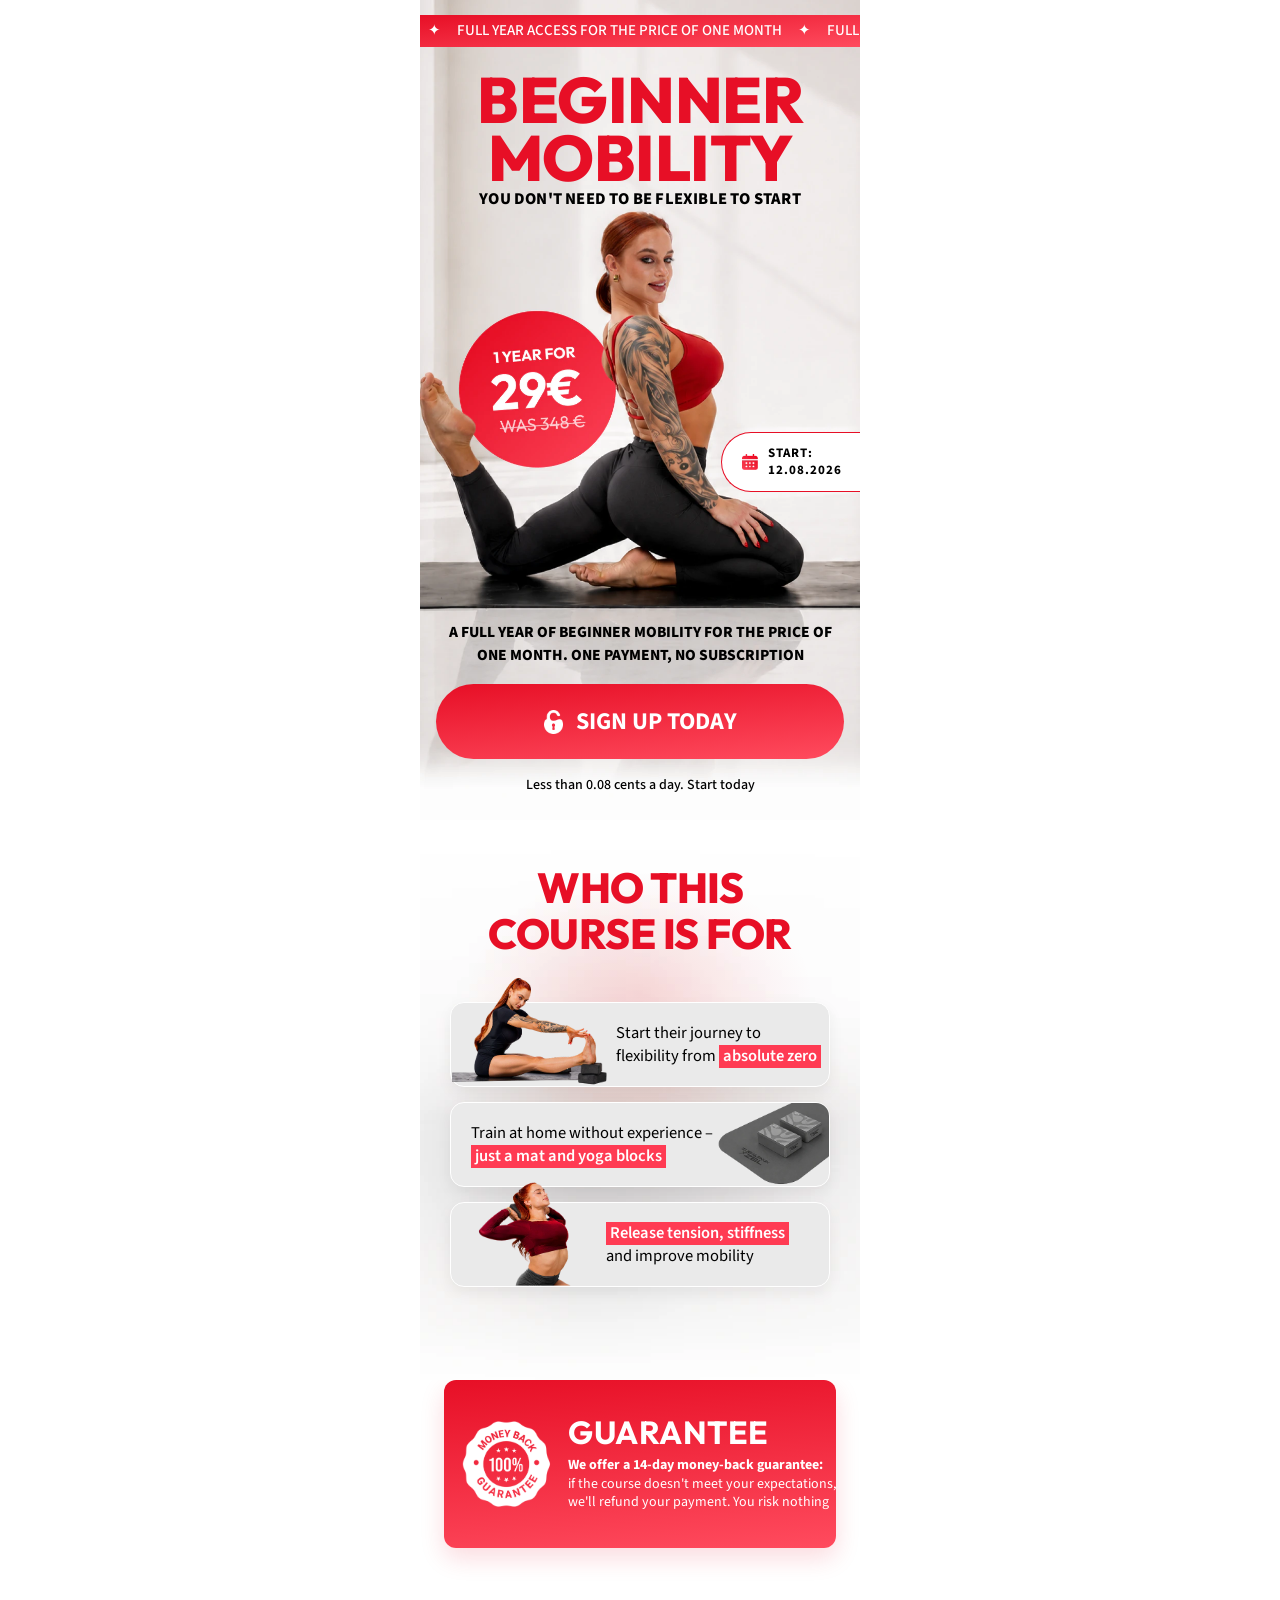
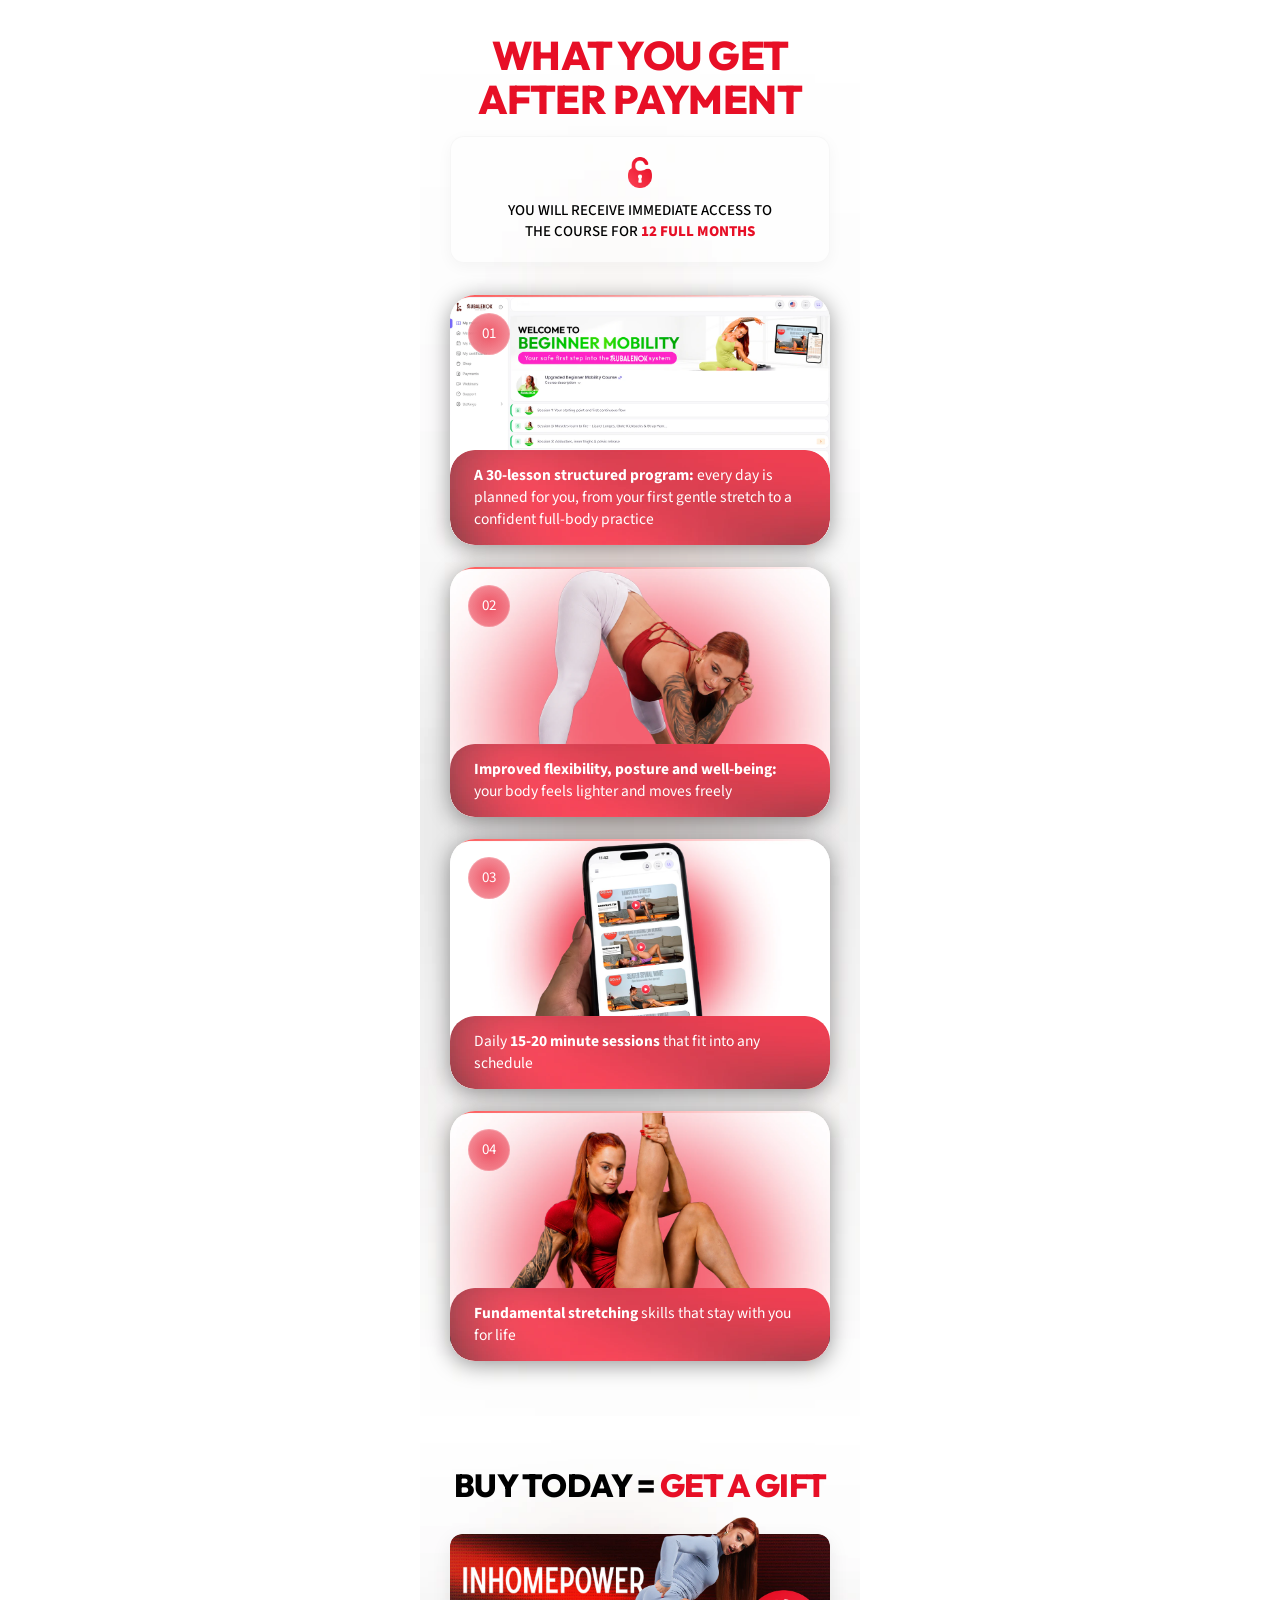
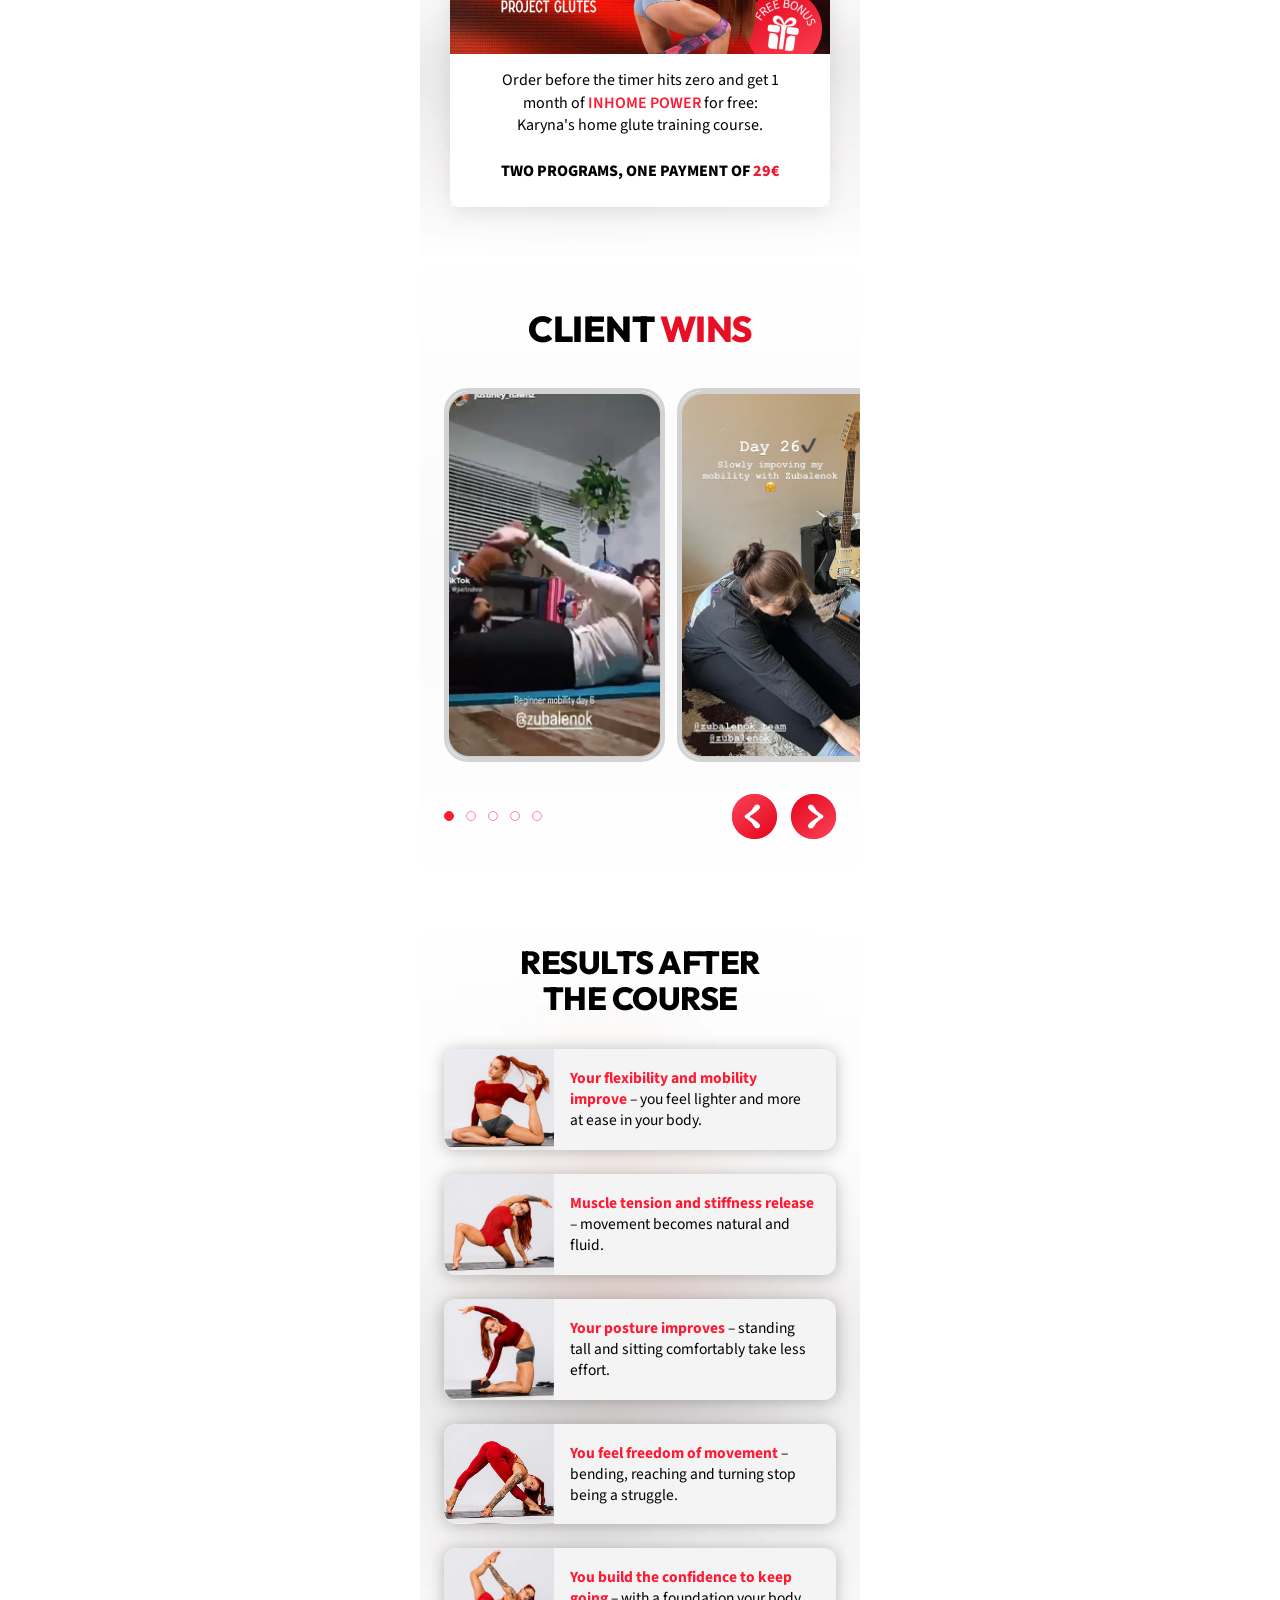
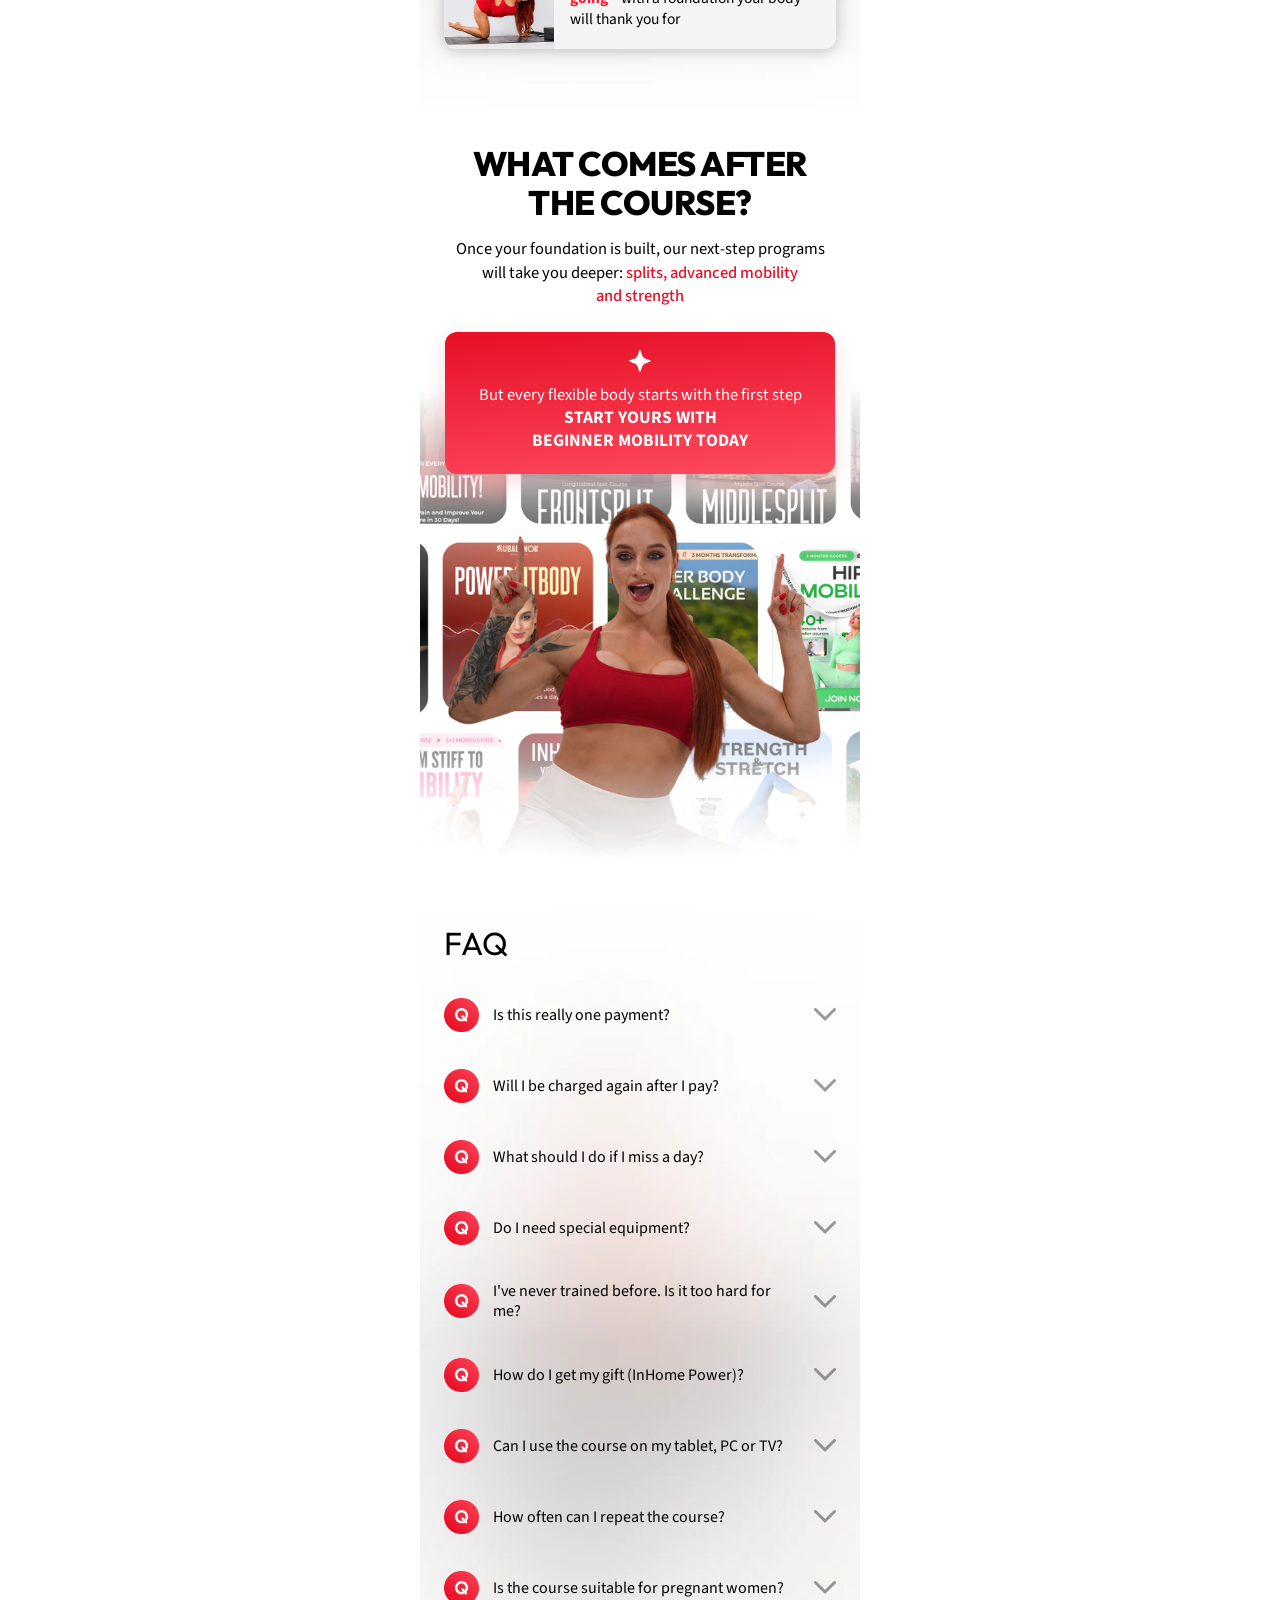
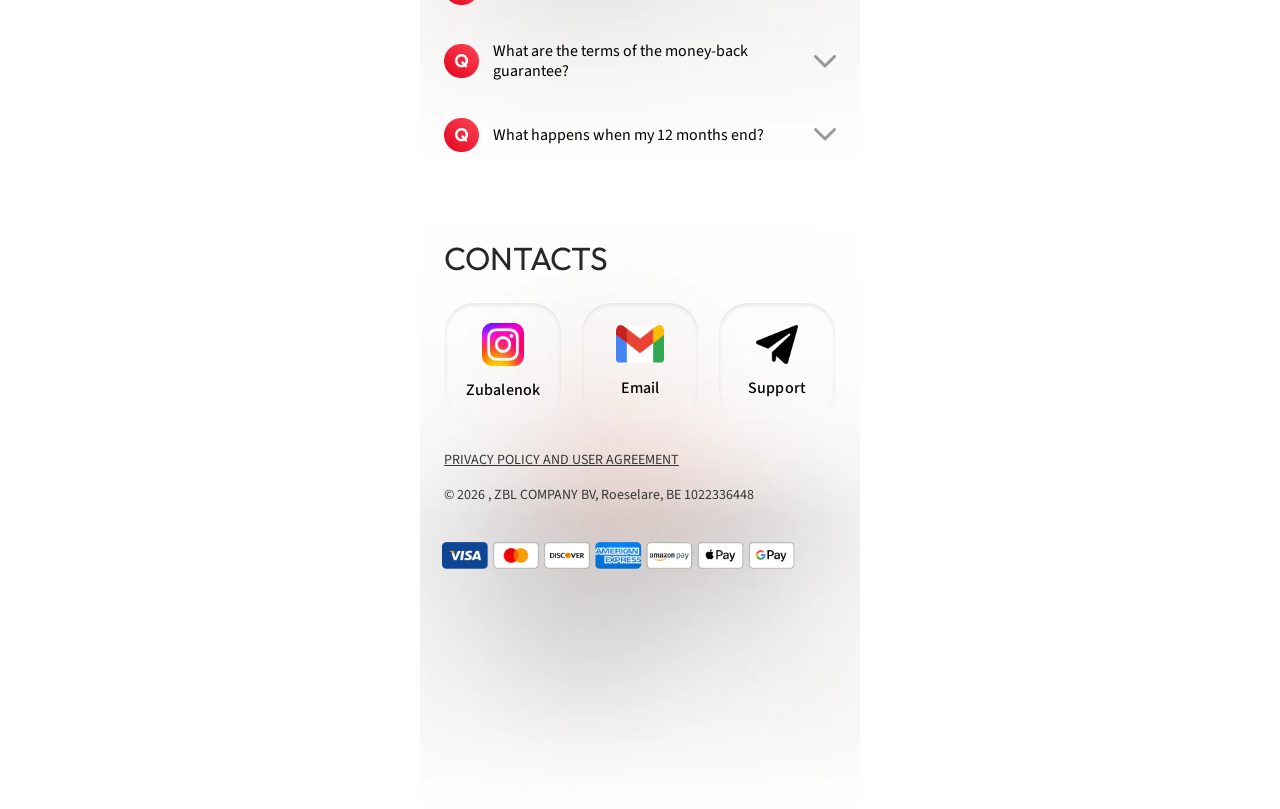
<file: index.html>
<!DOCTYPE html>
<html lang="en">
<head>
<!-- Google tag (gtag.js) -->
<script async src="https://www.googletagmanager.com/gtag/js?id=G-Z6SFELPDWV"></script>
<script>
  window.dataLayer = window.dataLayer || [];
  function gtag(){dataLayer.push(arguments);}
  gtag('js', new Date());

  gtag('config', 'G-Z6SFELPDWV');
</script>
</script>
    <meta charset="UTF-8">
    <meta name="viewport" content="width=device-width, initial-scale=1.0">
    <link rel="icon" type="image/png" href="./images/favicon.png">
    <link rel="preconnect" href="https://itden-cdn.b-cdn.net" crossorigin>
    
    <link rel="stylesheet" href="https://cdn.jsdelivr.net/npm/swiper@11/swiper-bundle.min.css" />
    <title>Summer Body Fit Reset</title>
    <link rel="preconnect" href="https://fonts.googleapis.com">
    <link rel="preconnect" href="https://fonts.gstatic.com" crossorigin>
    <link href="https://fonts.googleapis.com/css2?family=Aclonica&family=Kalam&family=League+Gothic&family=Oswald:wght@400;500;600;700&family=Outfit:wght@600;700&family=Righteous&family=Source+Sans+3:ital,wght@0,400;0,500;0,600;0,700;0,800;1,400;1,500;1,600;1,700&display=swap" rel="stylesheet">
    
    <link rel="stylesheet" href="./css/nullStyle.css">
    <link rel="stylesheet" href="./css/main.css?v=6">


        <!-- Meta Pixel Code -->
<script>
!function(f,b,e,v,n,t,s)
{if(f.fbq)return;n=f.fbq=function(){n.callMethod?
n.callMethod.apply(n,arguments):n.queue.push(arguments)};
if(!f._fbq)f._fbq=n;n.push=n;n.loaded=!0;n.version='2.0';
n.queue=[];t=b.createElement(e);t.async=!0;
t.src=v;s=b.getElementsByTagName(e)[0];
s.parentNode.insertBefore(t,s)}(window, document,'script',
'https://connect.facebook.net/en_US/fbevents.js');
fbq('init', '1223360986168450');
fbq('track', 'PageView');
</script>
<noscript><img height="1" width="1" style="display:none"
src="https://www.facebook.com/tr?id=1223360986168450&ev=PageView&noscript=1"
/></noscript>
<!-- End Meta Pixel Code -->

 <script id="usercentrics-cmp" src="https://web.cmp.usercentrics.eu/ui/loader.js" data-settings-id="pNlRiUNPBEF2Ng" async></script>
   <meta
      name="viewport"
      content="width=device-width, initial-scale=1, viewport-fit=cover"
    />


 <script type="text/javascript">
    (function(c,l,a,r,i,t,y){
        c[a]=c[a]||function(){(c[a].q=c[a].q||[]).push(arguments)};
        t=l.createElement(r);t.async=1;t.src="https://www.clarity.ms/tag/"+i;
        y=l.getElementsByTagName(r)[0];y.parentNode.insertBefore(t,y);
    })(window, document, "clarity", "script", "xtfy431k7q");
</script>

  <script>
    (function () {
        function updateTomorrowDate() {
            var el = document.getElementById('tomorrow');
            if (!el) return;
            
            var tomorrow = new Date();
            tomorrow.setDate(tomorrow.getDate() + 1);
            
            var day = String(tomorrow.getDate()).padStart(2, '0');
            var month = String(tomorrow.getMonth() + 1).padStart(2, '0');
            var year = tomorrow.getFullYear();
            
            el.textContent = day + '.' + month + '.' + year;
        }
        
        if (document.readyState === 'loading') {
            document.addEventListener('DOMContentLoaded', updateTomorrowDate);
        } else {
            updateTomorrowDate();
        }
    })();
</script>

</head>
<body>
    <div class="wrapper">
<div class="s1">
  <button class="hidden-button"></button>

  <!-- Градієнт для плавності тексту знизу (імітація білої підлоги) -->
  <div class="s1-gradient-overlay"></div>

  <!-- Верхня червона анімаційна смуга -->
  <div class="s1-marquee-wrapper">
    <div class="s1-marquee">
      <!-- Перша половина для безперервного циклу -->
      <div class="s1-marquee-part">
        <span class="s1-star">✦</span>
        <span class="s1-marquee-text">FULL YEAR ACCESS FOR THE PRICE OF ONE MONTH</span>
        <span class="s1-star">✦</span>
        <span class="s1-marquee-text">FULL YEAR ACCESS FOR THE PRICE OF ONE MONTH</span>
      </div>
      <!-- Друга половина (копія) для безперервного циклу -->
      <div class="s1-marquee-part">
        <span class="s1-star">✦</span>
        <span class="s1-marquee-text">FULL YEAR ACCESS FOR THE PRICE OF ONE MONTH</span>
        <span class="s1-star">✦</span>
        <span class="s1-marquee-text">FULL YEAR ACCESS FOR THE PRICE OF ONE MONTH</span>
      </div>
    </div>
  </div>

  <!-- Основний заголовок -->
  <div class="s1-header">
    <h1 class="s1-title">BEGINNER<br>MOBILITY</h1>
    <p class="s1-subtitle">YOU DON'T NEED TO BE FLEXIBLE TO START</p>
  </div>

  <!-- Плашка START з календарем -->
  <div class="s1-badge">
    <img src="./images/img3.webp" class="s1-badge-icon" alt="Calendar">
    <div class="s1-badge-text">START:<br>12.08.2026</div>
  </div>

  <!-- Нижній блок з контентом та кнопкою -->
  <div class="s1-bottom-wrapper">
    <p class="s1-desc">
      A FULL YEAR OF BEGINNER MOBILITY FOR THE PRICE OF<br>
      ONE MONTH. ONE PAYMENT, NO SUBSCRIPTION
    </p>
    <button class="s1-btn">
      <img src="./images/img20.webp" class="s1-btn-icon" alt="Lock">
      SIGN UP TODAY
    </button>
    <p class="s1-note">Less than 0.08 cents a day. Start today</p>
  </div>
</div>
<div class="s2">
  <!-- Фонове світіння -->
  <div class="s2-glow"></div>

  <!-- Заголовок -->
  <h2 class="s2-title">WHO THIS<br>COURSE IS FOR</h2>

  <!-- Контейнер карток -->
  <div class="s2-cards">
    
    <!-- Картка 1 -->
    <div class="s2-card">
      <img src="./images/img23.webp" alt="Stretching girl" class="s2-img-1">
      <div class="s2-text s2-text-1">
        Start their journey to<br>
        flexibility from <span class="s2-highlight">absolute zero</span>
      </div>
    </div>

    <!-- Картка 2 -->
    <div class="s2-card" style="overflow: hidden;">
      <div class="s2-text s2-text-2">
        Train at home without experience –<br>
        <span class="s2-highlight">just a mat and yoga blocks</span>
      </div>
      <div class="s2-img-2-wrapper">
        <img src="./images/img4.webp" alt="Mat and blocks" class="s2-img-2">
      </div>
    </div>

    <!-- Картка 3 -->
    <div class="s2-card">
      <img src="./images/img22.webp" alt="Releasing tension" class="s2-img-3">
      <div class="s2-text s2-text-3">
        <span class="s2-highlight">Release tension, stiffness</span><br>
        and improve mobility
      </div>
    </div>

  </div>
</div>


<div class="s3">
  <div class="s3-banner">
    <img src="./images/img8.webp" alt="Money Back Guarantee" class="s3-badge">
    <div class="s3-content">
      <h2 class="s3-title">Guarantee</h2>
      <p class="s3-text">
        <span class="s3-text-bold">We offer a 14-day money-back guarantee:</span><br>
        if the course doesn't meet your expectations, we'll refund your payment. You risk nothing
      </p>
    </div>
  </div>
</div>


<div class="s4">
  <h2 class="s4-title">WHAT YOU GET<br>AFTER PAYMENT</h2>
  
  <div class="s4-access-banner">
    <img src="./images/img14.webp" alt="Unlock" class="s4-icon">
    <div class="s4-access-text">
      YOU WILL RECEIVE IMMEDIATE ACCESS TO<br>
      THE COURSE FOR <span class="s4-highlight">12 FULL MONTHS</span>
    </div>
  </div>

  <div class="s4-cards-container">
    <!-- Card 1 -->
    <div class="s4-card">
      <img src="./images/img13.webp" alt="Desktop Interface" class="s4-card-img">
      <div class="s4-number">01</div>
      <div class="s4-footer">
        <span class="s4-footer-bold">A 30-lesson structured program:</span> every day is planned for you, from your first gentle stretch to a confident full-body practice
      </div>
    </div>

    <!-- Card 2 -->
    <div class="s4-card">
      <img src="./images/img10.webp" alt="Stretching Pose" class="s4-card-img">
      <div class="s4-number">02</div>
      <div class="s4-footer">
        <span class="s4-footer-bold">Improved flexibility, posture and well-being:</span> your body feels lighter and moves freely
      </div>
    </div>

    <!-- Card 3 -->
    <div class="s4-card">
      <img src="./images/img11.webp" alt="Mobile Interface" class="s4-card-img">
      <div class="s4-number">03</div>
      <div class="s4-footer">
        Daily <span class="s4-footer-bold">15-20 minute sessions</span> that fit into any schedule
      </div>
    </div>

    <!-- Card 4 -->
    <div class="s4-card">
      <img src="./images/img12.webp" alt="Stretching Skills" class="s4-card-img">
      <div class="s4-number">04</div>
      <div class="s4-footer">
        <span class="s4-footer-bold">Fundamental stretching</span> skills that stay with you for life
      </div>
    </div>
  </div>
</div>


<div class="s5">
  <h2 class="s5-title">BUY TODAY = <span class="s5-title-red">GET A GIFT</span></h2>
  
  <div class="s5-card">
    <!-- Фоновий банер з текстом та бейджем -->
    <div class="s5-header-bg"></div>
    
    <!-- Дівчина, що виступає за межі банера -->
    <img src="./images/img1.webp" alt="Karyna" class="s5-girl">
    
    <!-- Текстова частина картки -->
    <div class="s5-card-body">
      <p class="s5-desc">
        Order before the timer hits zero and get 1<br>
        month of <span class="s5-text-red">INHOME POWER</span> for free:<br>
        Karyna's home glute training course.
      </p>
      <p class="s5-price">
        TWO PROGRAMS, ONE PAYMENT OF <span class="s5-price-red">29€</span>
      </p>
    </div>
  </div>
</div>


<div class="s6">
  <h2 class="s6-title">CLIENT <span class="s6-title-red">WINS</span></h2>

  <!-- Swiper Container -->
  <div class="s6-swiper swiper">
    <div class="swiper-wrapper">
      <img src="./images/slider/1.webp" class="swiper-slide s6-slide" alt="Client Win 1">
      <img src="./images/slider/2.webp" class="swiper-slide s6-slide" alt="Client Win 2">
      <img src="./images/slider/3.webp" class="swiper-slide s6-slide" alt="Client Win 3">
      <img src="./images/slider/4.webp" class="swiper-slide s6-slide" alt="Client Win 4">
      <img src="./images/slider/5.webp" class="swiper-slide s6-slide" alt="Client Win 5">
    </div>
  </div>

  <!-- Controls (винесені окремо, щоб не обрізалися через overflow: hidden свайпера) -->
  <div class="s6-controls">
    <!-- Сюди Swiper сам згенерує крапки (span.swiper-pagination-bullet) -->
    <div class="s6-pagination swiper-pagination"></div>
    
    <div class="s6-navigation">
      <div class="s6-nav-btn swiper-button-prev">
        <img src="./images/arrow.png" alt="Prev" class="s6-arrow-prev">
      </div>
      <div class="s6-nav-btn swiper-button-next">
        <img src="./images/arrow.png" alt="Next">
      </div>
    </div>
  </div>
</div>


<div class="s7">
  <h2 class="s7-title">RESULTS AFTER<br>THE COURSE</h2>

  <div class="s7-cards">
    
    <!-- Картка 1 -->
    <div class="s7-card">
      <img src="./images/img19.webp" alt="Stretching girl 1" class="s7-img">
      <div class="s7-text">
        <span class="s7-highlight">Your flexibility and mobility improve</span> – you feel lighter and more at ease in your body.
      </div>
    </div>

    <!-- Картка 2 -->
    <div class="s7-card">
      <img src="./images/img15.webp" alt="Stretching girl 2" class="s7-img">
      <div class="s7-text">
        <span class="s7-highlight">Muscle tension and stiffness release</span> – movement becomes natural and fluid.
      </div>
    </div>

    <!-- Картка 3 -->
    <div class="s7-card">
      <img src="./images/img16.webp" alt="Stretching girl 3" class="s7-img">
      <div class="s7-text">
        <span class="s7-highlight">Your posture improves</span> – standing tall and sitting comfortably take less effort.
      </div>
    </div>

    <!-- Картка 4 -->
    <div class="s7-card">
      <img src="./images/img17.webp" alt="Stretching girl 4" class="s7-img">
      <div class="s7-text">
        <span class="s7-highlight">You feel freedom of movement</span> – bending, reaching and turning stop being a struggle.
      </div>
    </div>

    <!-- Картка 5 -->
    <div class="s7-card">
      <img src="./images/img18.webp" alt="Stretching girl 5" class="s7-img">
      <div class="s7-text">
        <span class="s7-highlight">You build the confidence to keep going</span> – with a foundation your body will thank you for
      </div>
    </div>

  </div>
</div>


<div class="s8">
  <!-- Фонове зображення (дівчина та курси) -->
  <img src="./images/img9.webp" class="s8-bg" alt="Background">

  <!-- Контент блоку -->
  <div class="s8-content">
    <h2 class="s8-title">WHAT COMES AFTER<br>THE COURSE?</h2>
    
    <p class="s8-subtitle">
      Once your foundation is built, our next-step programs<br>
      will take you deeper: <span class="s8-highlight">splits, advanced mobility<br>and strength</span>
    </p>

    <div class="s8-banner">
      <img src="./images/img21.webp" alt="Sparkle" class="s8-sparkle">
      <p class="s8-banner-text">
        But every flexible body starts with the first step<br>
        <span class="s8-banner-bold">START YOURS WITH<br>BEGINNER MOBILITY TODAY</span>
      </p>
    </div>
  </div>
</div>




<div class="faq-section">
  <div class="s7" style="padding-bottom: 0; align-items: initial;padding-left: 0;padding-right: 0;">
    <h2 class="mainTitle">FAQ</h2>
    
   <div class="s7__container">

      <!-- Питання 1 -->
      <div class="s7__item">
        <div class="s7__question">
          <div class="s7__q-icon"><img src="./images/q.webp" alt="Q"></div>
          <span class="s7__q-text">Is this really one payment?</span>
          <div class="s7__arrow"><img src="./images/img30.webp" alt="arrow"></div>
        </div>
        <div class="s7__answer">
          <div class="s7__answer-inner">
            <div class="s7__answer-bubble">
              Yes. You pay 29€ once and get 12 months of full access. No subscription, nothing renews, nothing to cancel
            </div>
            <img src="./images/img6.webp" alt="Karyna" class="s7__avatar">
          </div>
        </div>
      </div>

      <!-- Питання 2 -->
      <div class="s7__item">
        <div class="s7__question">
          <div class="s7__q-icon"><img src="./images/q.webp" alt="Q"></div>
          <span class="s7__q-text">Will I be charged again after I pay?</span>
          <div class="s7__arrow"><img src="./images/img30.webp" alt="arrow"></div>
        </div>
        <div class="s7__answer">
          <div class="s7__answer-inner">
            <div class="s7__answer-bubble">
              No. This is a one-time payment. You will never be charged automatically
            </div>
            <img src="./images/img6.webp" alt="Karyna" class="s7__avatar">
          </div>
        </div>
      </div>

      <!-- Питання 3 -->
      <div class="s7__item">
        <div class="s7__question">
          <div class="s7__q-icon"><img src="./images/q.webp" alt="Q"></div>
          <span class="s7__q-text">What should I do if I miss a day?</span>
          <div class="s7__arrow"><img src="./images/img30.webp" alt="arrow"></div>
        </div>
        <div class="s7__answer">
          <div class="s7__answer-inner">
            <div class="s7__answer-bubble">
              Nothing bad happens. All lessons stay open for your full 12 months, continue at your own pace
            </div>
            <img src="./images/img6.webp" alt="Karyna" class="s7__avatar">
          </div>
        </div>
      </div>

      <!-- Питання 4 -->
      <div class="s7__item">
        <div class="s7__question">
          <div class="s7__q-icon"><img src="./images/q.webp" alt="Q"></div>
          <span class="s7__q-text">Do I need special equipment?</span>
          <div class="s7__arrow"><img src="./images/img30.webp" alt="arrow"></div>
        </div>
        <div class="s7__answer">
          <div class="s7__answer-inner">
            <div class="s7__answer-bubble">
              A mat is enough for most exercises. Some bonus videos use yoga blocks or a fitness band, and those are optional
            </div>
            <img src="./images/img6.webp" alt="Karyna" class="s7__avatar">
          </div>
        </div>
      </div>

      <!-- Питання 5 -->
      <div class="s7__item">
        <div class="s7__question">
          <div class="s7__q-icon"><img src="./images/q.webp" alt="Q"></div>
          <span class="s7__q-text">I've never trained before. Is it too hard for me?</span>
          <div class="s7__arrow"><img src="./images/img30.webp" alt="arrow"></div>
        </div>
        <div class="s7__answer">
          <div class="s7__answer-inner">
            <div class="s7__answer-bubble">
              The course is built for complete beginners. Every lesson is guided step by step
            </div>
            <img src="./images/img6.webp" alt="Karyna" class="s7__avatar">
          </div>
        </div>
      </div>

      <!-- Питання 6 -->
      <div class="s7__item">
        <div class="s7__question">
          <div class="s7__q-icon"><img src="./images/q.webp" alt="Q"></div>
          <span class="s7__q-text">How do I get my gift (InHome Power)?</span>
          <div class="s7__arrow"><img src="./images/img30.webp" alt="arrow"></div>
        </div>
        <div class="s7__answer">
          <div class="s7__answer-inner">
            <div class="s7__answer-bubble">
              Access to both courses arrives in one email right after payment
            </div>
            <img src="./images/img6.webp" alt="Karyna" class="s7__avatar">
          </div>
        </div>
      </div>

      <!-- Питання 7 -->
      <div class="s7__item">
        <div class="s7__question">
          <div class="s7__q-icon"><img src="./images/q.webp" alt="Q"></div>
          <span class="s7__q-text">Can I use the course on my tablet, PC or TV?</span>
          <div class="s7__arrow"><img src="./images/img30.webp" alt="arrow"></div>
        </div>
        <div class="s7__answer">
          <div class="s7__answer-inner">
            <div class="s7__answer-bubble">
              Yes, on any device through the link in your email. For TV: Smart TV browser, screen mirroring or HDMI
            </div>
            <img src="./images/img6.webp" alt="Karyna" class="s7__avatar">
          </div>
        </div>
      </div>

      <!-- Питання 8 -->
      <div class="s7__item">
        <div class="s7__question">
          <div class="s7__q-icon"><img src="./images/q.webp" alt="Q"></div>
          <span class="s7__q-text">How often can I repeat the course?</span>
          <div class="s7__arrow"><img src="./images/img30.webp" alt="arrow"></div>
        </div>
        <div class="s7__answer">
          <div class="s7__answer-inner">
            <div class="s7__answer-bubble">
              As many times as you want during your 12 months
            </div>
            <img src="./images/img6.webp" alt="Karyna" class="s7__avatar">
          </div>
        </div>
      </div>

      <!-- Питання 9 -->
      <div class="s7__item">
        <div class="s7__question">
          <div class="s7__q-icon"><img src="./images/q.webp" alt="Q"></div>
          <span class="s7__q-text">Is the course suitable for pregnant women?</span>
          <div class="s7__arrow"><img src="./images/img30.webp" alt="arrow"></div>
        </div>
        <div class="s7__answer">
          <div class="s7__answer-inner">
            <div class="s7__answer-bubble">
              Please consult a doctor before starting. Many exercises are gentle, but make sure they're suitable for you
            </div>
            <img src="./images/img6.webp" alt="Karyna" class="s7__avatar">
          </div>
        </div>
      </div>

      <!-- Питання 10 -->
      <div class="s7__item">
        <div class="s7__question">
          <div class="s7__q-icon"><img src="./images/q.webp" alt="Q"></div>
          <span class="s7__q-text">What are the terms of the money-back guarantee?</span>
          <div class="s7__arrow"><img src="./images/img30.webp" alt="arrow"></div>
        </div>
        <div class="s7__answer">
          <div class="s7__answer-inner">
            <div class="s7__answer-bubble">
              14 days from purchase, full refund, no questions. Just message our support
            </div>
            <img src="./images/img6.webp" alt="Karyna" class="s7__avatar">
          </div>
        </div>
      </div>

      <!-- Питання 11 -->
      <div class="s7__item">
        <div class="s7__question">
          <div class="s7__q-icon"><img src="./images/q.webp" alt="Q"></div>
          <span class="s7__q-text">What happens when my 12 months end?</span>
          <div class="s7__arrow"><img src="./images/img30.webp" alt="arrow"></div>
        </div>
        <div class="s7__answer">
          <div class="s7__answer-inner">
            <div class="s7__answer-bubble">
              Access simply ends. No charges, nothing to cancel. Want to continue? Renew manually whenever you choose
            </div>
            <img src="./images/img6.webp" alt="Karyna" class="s7__avatar">
          </div>
        </div>
      </div>

    </div>
  </div>
<form action="">
  <button type="submit"></button>

  <input type="hidden" value="">
  </form>

  <section class="contacts">
    <h2 class="contacts__title">CONTACTS</h2>

    <div class="contacts__grid">
        <a href="https://www.instagram.com/zubalenok" class="contacts__card">
            <img src="./images/inst.webp" alt="Instagram" class="contacts__icon">
            <span class="contacts__label">Zubalenok</span>
        </a>
        <a href="mailto:SUPPORT_ZUBALENOK@ZBL.AGENCY" class="contacts__card">
            <img src="./images/email.webp" alt="Email" class="contacts__icon contacts__icon--email">
            <span class="contacts__label">Email</span>
        </a>
        <a href="https://www.instagram.com/zubalenok.team" class="contacts__card">
            <img src="./images/support.png" alt="Support" class="contacts__icon">
            <span class="contacts__label">Support</span>
        </a>
    </div>

    <a href="/policy" class="contacts__policy">PRIVACY POLICY AND USER AGREEMENT</a>

    <p class="contacts__copyright">© 2026 ,  ZBL COMPANY BV, Roeselare, BE 1022336448</p>

    <img src="./images/cards.webp" alt="Payment Methods" class="contacts__payments">
  </section>
</div>
</div>
<div class="footer-bg" id="footer-bg">
  <div class="footer">
    <div class="footer-top-row">
      <h3 class="footer-title">Your gift expires in:</h3>

      <div class="footer-timer">
        <div class="timer-box">00</div>
        <span class="timer-divider">:</span>
        <div class="timer-box">59</div>
        <span class="timer-divider">:</span>
        <div class="timer-box">59</div>
      </div>
    </div>

    <button class="footer-cta-button check-click" data-href="https://zubalenok.online/shop/item/13170">
      SIGN UP TODAY
    </button>
  </div>
</div>
<script>
(function () {
  // Гасимо в консолі шум від стороннього розширення браузера (inject.js),
  // яке асинхронно намагається postMessage'ити функцію (event_callback)
  // і кидає DataCloneError. До нашої логіки переходу це відношення не має —
  // просто прибираємо "Uncaught" з консолі.
  window.addEventListener('error', function (event) {
    if (
      event.message &&
      event.message.indexOf('could not be cloned') !== -1 &&
      event.filename &&
      event.filename.indexOf('inject.js') !== -1
    ) {
      event.preventDefault();
    }
  });

  const SELECTOR = '.check-click, .check-click2'; // сюди дописуєте нові класи
  const ANALYTICS_TIMEOUT = 1500; // мс — скільки чекаємо відповідь gtag перед переходом

  document.addEventListener('click', function (e) {
    const el = e.target.closest(SELECTOR);
    if (!el) return;

    // ---- DEBOUNCE (захист від дублів по кліку) ----
    if (el.dataset.isProcessing === 'true') {
      e.preventDefault();
      return;
    }

    const href = el.dataset.href || el.getAttribute('href') || '';
    const label = el.textContent.trim() || href || '';
    if (!href) return;

    el.dataset.isProcessing = 'true';
    el.disabled = true;
    el.style.opacity = '0.7';
    el.style.cursor = 'not-allowed';

    let navigated = false;
    const goToPayment = function () {
      if (navigated) return;
      navigated = true;
      try {
        clearTimeout(fallbackTimer);
        document.removeEventListener('visibilitychange', onHide);
      } catch (cleanupErr) {}
      window.location.href = href;
    };

    const fallbackTimer = setTimeout(goToPayment, ANALYTICS_TIMEOUT);
    const onHide = function () {
      if (document.visibilityState === 'hidden') goToPayment();
    };
    document.addEventListener('visibilitychange', onHide, { once: true });

    try {
      if (typeof fbq === 'function') {
        try {
          fbq('trackCustom', 'go_to_payment', {
            event_category: 'engagement',
            event_label: label
          });
        } catch (fbErr) {}
      }

      if (typeof gtag === 'function') {
        let callbackFired = false;
        try {
          gtag('event', 'go_to_payment', {
            event_category: 'engagement',
            event_label: label,
            event_callback: function () {
              if (callbackFired) return;
              callbackFired = true;
              goToPayment();
            }
          });
        } catch (gtagErr) {}
      } else {
        goToPayment();
      }
    } catch (unexpectedErr) {
      goToPayment();
    }
  });

  window.addEventListener('pageshow', function (event) {
    if (event.persisted) {
      document.querySelectorAll('[data-is-processing="true"]').forEach(function (el) {
        el.dataset.isProcessing = 'false';
        el.disabled = false;
        el.style.opacity = '';
        el.style.cursor = '';
      });
    }
  });
})();
</script>
     <script defer>
            document.addEventListener('DOMContentLoaded', () => {
                const footer = document.getElementById('footer-bg'); // елемент, до якого додамо клас
                if (!footer) return;

                window.addEventListener('scroll', () => {
                    // Перевіряємо, скільки проскролено
                    if (window.scrollY >= 200) {
                        footer.classList.add('active');
                    } else {
                        footer.classList.remove('active');
                    }
                });
            })
            
  </script>
  <script>
    document.addEventListener('DOMContentLoaded', () => {
    const LAZY_THRESHOLD = 0.01;

    // ==============================================================
    // 1. ЛЕЗИВНЕ ЗАВАНТАЖЕННЯ ДЛЯ БЛОКУ S9
    // ==============================================================
    const lazyObserver = new IntersectionObserver((entries) => {
        entries.forEach(entry => {
            if (!entry.isIntersecting) return;
            const video = entry.target;
            if (!video.src && video.dataset.src) {
                video.src = video.dataset.src;
                video.preload = 'metadata';
                video.load();
            }
            lazyObserver.unobserve(video);
        });
    }, { threshold: LAZY_THRESHOLD, rootMargin: '200px 0px' });

    const s9Video = document.querySelector('.s9-video');
    if (s9Video) lazyObserver.observe(s9Video);

    // ==============================================================
    // 2. КАСТОМНИЙ ПЛЕЄР ДЛЯ S9
    // ==============================================================
    const s9Wrapper = document.querySelector('.s9-video-placeholder');
    if (s9Wrapper && s9Video) {
        const overlay = s9Wrapper.querySelector('.s9-video-overlay');
        const playBtn = overlay.querySelector('.s9-play-btn');
        
        s9Video.controls = false;
        let isHandling = false;

        const togglePlay = (e) => {
            e.preventDefault();
            e.stopPropagation();

            if (isHandling) return;
            isHandling = true;
            setTimeout(() => { isHandling = false; }, 250);

            // Якщо src ще не підставився через LazyLoad — підставляємо негайно
            if (!s9Video.src && s9Video.dataset.src) {
                s9Video.src = s9Video.dataset.src;
            }

            s9Video.muted = false;

            if (s9Video.paused) {
                // Зупиняємо всі інші відео на сторінці
                document.querySelectorAll('video').forEach(v => {
                    if (v !== s9Video && !v.paused) {
                        v.pause();
                        // Якщо треба повертати кнопки плей для інших відео — їх логіка має спрацювати по івенту 'pause'
                    }
                });

                s9Video.play()
                    .then(() => {
                        playBtn.style.display = 'none';
                    })
                    .catch(err => {
                        console.log('Запуск зі звуком заблоковано, вмикаємо без звуку (Фолбек):', err);
                        s9Video.muted = true;
                        s9Video.play()
                            .then(() => { playBtn.style.display = 'none'; })
                            .catch(e => console.error('Повне блокування медіа:', e));
                    });
            } else {
                s9Video.pause();
                playBtn.style.display = '';
            }
        };

        overlay.addEventListener('click', togglePlay);

        // Синхронізація станів (якщо відео зупинилось самостійно або дограло до кінця)
        s9Video.addEventListener('play', () => {
            playBtn.style.display = 'none';
        });
        
        s9Video.addEventListener('pause', () => {
            playBtn.style.display = '';
        });
        
        s9Video.addEventListener('ended', () => {
            playBtn.style.display = '';
        });
    }
});
  </script>
    <script src="./js/video-optimize.js?v=5"></script>
    <script src="./js/video-slides.js"></script>
    <script src="./js/anim.js"></script>
    <script src="./js/faq.js"></script>
    <script src="./js/timer.js"></script>
    <script src="https://cdn.jsdelivr.net/npm/swiper@11/swiper-bundle.min.js"></script>
    <script src="./js/slider.js?v=24"></script>
    <script async src="https://zbl-crm.com/tracker.js" data-key="ak_live_1GvZZ6hwlSeomrqcfBVsYRGp"></script>

</body>
</html>
</file>
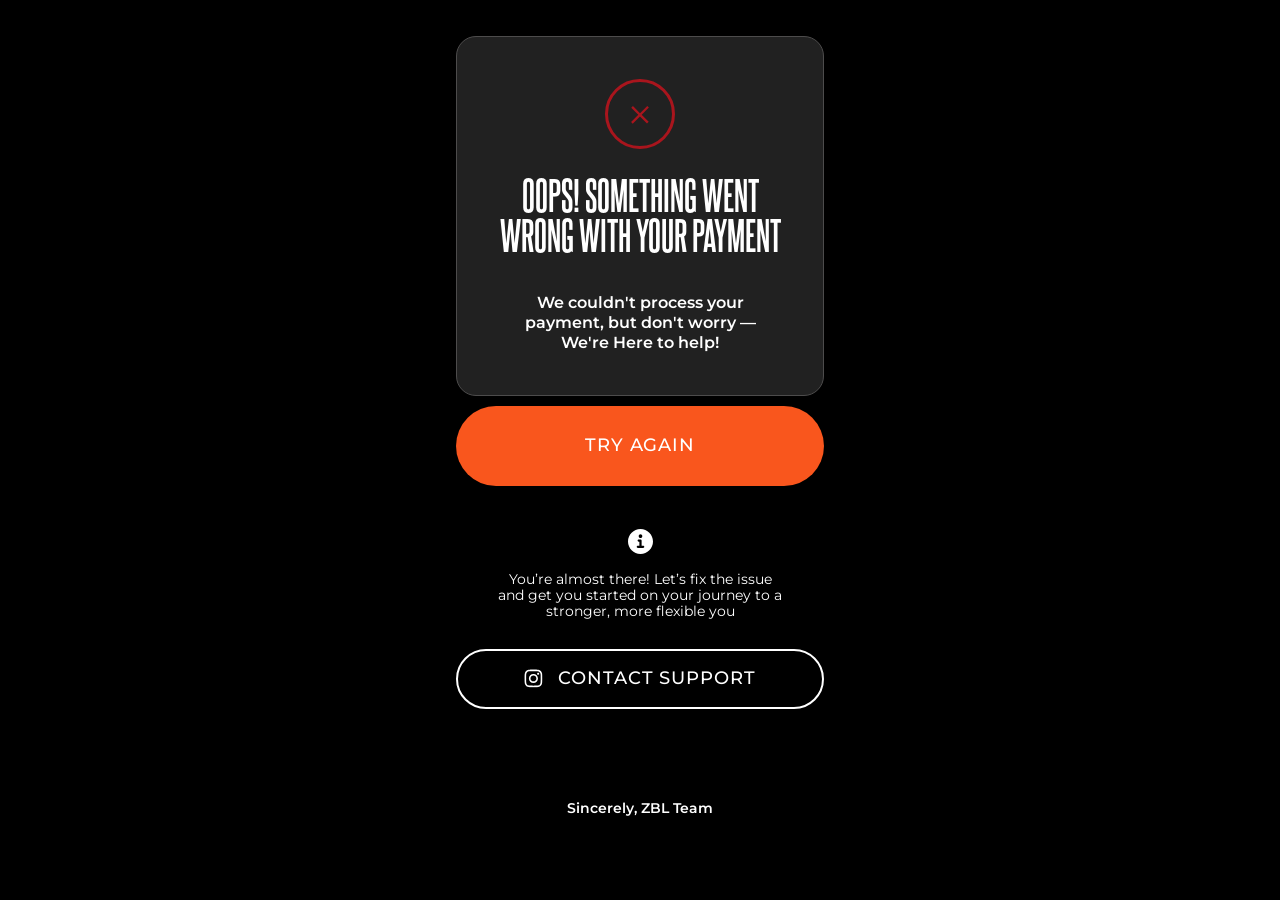
<file: failedpayment/index.html>
<!DOCTYPE html>
<html lang="en">
<head>

    <meta charset="UTF-8">
    <meta name="viewport" content="width=device-width, initial-scale=1.0">
    <link href="https://fonts.googleapis.com/css2?family=Montserrat:wght@250;300;400;500;600;700&display=swap"
        rel="stylesheet">
    <link href="https://fonts.googleapis.com/css2?family=Forum&display=swap" rel="stylesheet">
    <link rel="stylesheet" href="css/style.css">
    <link rel="stylesheet" href="css/fonts.css">
    <title>Something went wrong</title>
    <!-- Google Tag Manager -->
<script>(function(w,d,s,l,i){w[l]=w[l]||[];w[l].push({'gtm.start':
new Date().getTime(),event:'gtm.js'});var f=d.getElementsByTagName(s)[0],
j=d.createElement(s),dl=l!='dataLayer'?'&l='+l:'';j.async=true;j.src=
'https://www.googletagmanager.com/gtm.js?id='+i+dl;f.parentNode.insertBefore(j,f);
})(window,document,'script','dataLayer','GTM-K9M9JLQQ');</script>
<!-- End Google Tag Manager -->

</head>
<body>
<!-- Google Tag Manager (noscript) -->
<noscript><iframe src="https://www.googletagmanager.com/ns.html?id=GTM-K9M9JLQQ"
height="0" width="0" style="display:none;visibility:hidden"></iframe></noscript>
<!-- End Google Tag Manager (noscript) -->

      <section class="container">
        <div class="wrap">
          <div class="circle">
            <svg width="18" height="19" viewBox="0 0 18 19" fill="none" xmlns="http://www.w3.org/2000/svg">
              <path d="M17.8985 2.53808L10.665 9.77158L17.7081 16.8147L15.9949 18.5279L8.95177 11.4848L1.71827 18.7183L0.0812134 17.0812L7.31471 9.84772L0.233498 2.7665L1.94669 1.05331L9.02791 8.13452L16.2614 0.901022L17.8985 2.53808Z" fill="#A9151D" />
            </svg>
            </div>
            <h3 class="title">Oops! Something went<br> wrong with your payment</h3>
            <p>We couldn't process your<br> payment, but don't worry —<br> We're Here to help!</p>
        </div>
       <a href="https://mmoschool.online/shop/item/12888"> <div class="btn">Try Again</div></a>
        <div class="info">
          <svg width="25" height="25" viewBox="0 0 25 25" fill="none" xmlns="http://www.w3.org/2000/svg">
  <g clip-path="url(#clip0_92_41)">
    <path fill-rule="evenodd" clip-rule="evenodd" d="M12.5 25C19.4036 25 25 19.4036 25 12.5C25 5.59645 19.4036 0 12.5 0C5.59645 0 0 5.59645 0 12.5C0 19.4036 5.59645 25 12.5 25ZM9.82143 16.7411C9.20504 16.7411 8.70536 17.2407 8.70536 17.8571C8.70536 18.4736 9.20504 18.9732 9.82143 18.9732H12.5H15.1786C15.795 18.9732 16.2946 18.4736 16.2946 17.8571C16.2946 17.2407 15.795 16.7411 15.1786 16.7411H13.6161V11.6071C13.6161 10.9907 13.1164 10.4911 12.5 10.4911H10.7143C10.0979 10.4911 9.59821 10.9907 9.59821 11.6071C9.59821 12.2235 10.0979 12.7232 10.7143 12.7232H11.3839V16.7411H9.82143ZM14.2857 7.14286C14.2857 8.12907 13.4862 8.92857 12.5 8.92857C11.5138 8.92857 10.7143 8.12907 10.7143 7.14286C10.7143 6.15664 11.5138 5.35714 12.5 5.35714C13.4862 5.35714 14.2857 6.15664 14.2857 7.14286Z" fill="white" />
  </g>
  <defs>
    <clipPath id="clip0_92_41">
      <rect width="25" height="25" fill="white" />
    </clipPath>
  </defs>
</svg>
<p>You’re almost there! Let’s fix the issue<br> and get you started on your journey to a<br> stronger, more flexible you</p>
        </div>
        <a href="https://www.instagram.com/zubalenok.team/">
        <div class="btn-inst">
          <svg width="19" height="19" viewBox="0 0 19 19" fill="none" xmlns="http://www.w3.org/2000/svg">
  <g clip-path="url(#clip0_92_48)">
    <path d="M15.2065 4.7119V4.71249C15.2065 5.29824 14.7316 5.77261 14.1464 5.77261C13.5613 5.77261 13.0863 5.29765 13.0863 4.71249C13.0863 4.12674 13.5613 3.65236 14.1464 3.65236C14.7316 3.65295 15.206 4.12674 15.2065 4.7119ZM9.4286 12.3744C7.80159 12.3744 6.48276 11.0556 6.48276 9.42854C6.48276 7.80152 7.80159 6.4827 9.4286 6.4827C11.0556 6.4827 12.3744 7.80152 12.3744 9.42854C12.3744 11.055 11.0562 12.3738 9.42978 12.3738H9.42919L9.4286 12.3744ZM9.4286 4.89104C6.92237 4.89104 4.8911 6.9229 4.8911 9.42854C4.8911 11.9342 6.92296 13.966 9.4286 13.966C11.9348 13.966 13.9661 11.9342 13.9661 9.42854C13.9661 9.42854 13.9661 9.42854 13.9661 9.42795C13.9661 6.92231 11.9348 4.89045 9.4286 4.89045C9.4286 4.89045 9.4286 4.89045 9.42801 4.89045L9.4286 4.89104ZM9.4286 2.18269C11.7875 2.18269 12.0686 2.19447 13.0003 2.23513C13.5913 2.2422 14.1535 2.35417 14.6738 2.55217L14.6402 2.54097C15.4146 2.84268 16.0156 3.44376 16.3109 4.19804L16.3179 4.21808C16.5042 4.70483 16.6149 5.2676 16.622 5.85511V5.85806C16.6639 6.79031 16.6733 7.07022 16.6733 9.42972C16.6733 11.7892 16.6621 12.0697 16.6191 13.0014C16.6079 13.593 16.4953 14.1552 16.2979 14.6755L16.3091 14.6414C16.1571 15.0397 15.932 15.3791 15.6473 15.6585L15.6467 15.6591C15.368 15.9443 15.0286 16.1694 14.6497 16.3126L14.6308 16.3191C14.1423 16.5053 13.5778 16.6161 12.9879 16.6231H12.9849C12.0468 16.665 11.7704 16.6744 9.4068 16.6744C7.042 16.6744 6.76621 16.6632 5.82866 16.6202C5.23466 16.609 4.67012 16.4964 4.14742 16.299L4.18219 16.3102C3.78384 16.1605 3.44441 15.9348 3.16744 15.649L3.16685 15.6485C2.87869 15.3715 2.65241 15.0315 2.51039 14.6508L2.5045 14.6325C2.31887 14.1446 2.20632 13.5806 2.19512 12.9914V12.9866C2.16212 12.0585 2.15034 11.7721 2.15034 9.4197C2.15034 7.0661 2.16212 6.77911 2.19512 5.83979C2.20632 5.24638 2.31828 4.68243 2.51569 4.16033L2.5045 4.1951C2.65005 3.79497 2.87692 3.45436 3.16626 3.17917L3.16744 3.17799C3.44323 2.88806 3.78325 2.66236 4.16451 2.5227L4.18278 2.51681C4.66776 2.32942 5.22817 2.21686 5.81392 2.20685H5.81805C6.75678 2.17385 7.03316 2.16265 9.39619 2.16265L9.4286 2.18269ZM9.4286 0.591614C7.02785 0.591614 6.7285 0.60281 5.78564 0.644649C5.01073 0.661149 4.27589 0.810828 3.59585 1.0707L3.64064 1.05597C3.02778 1.28992 2.50567 1.63701 2.0755 2.07426L2.07491 2.07485C1.63589 2.50502 1.28939 3.02772 1.06546 3.61111L1.05544 3.64058C0.8103 4.27583 0.660621 5.01126 0.644711 5.77851V5.78558C0.600514 6.72843 0.591675 7.02779 0.591675 9.42854C0.591675 11.8293 0.602871 12.1286 0.644711 13.0715C0.661211 13.8464 0.810889 14.5813 1.07076 15.2613L1.05603 15.2165C1.5251 16.4075 2.44969 17.332 3.61 17.7905L3.64064 17.8011C4.27589 18.0457 5.01132 18.1953 5.77857 18.2118H5.78564C6.7285 18.256 7.02785 18.2649 9.4286 18.2649C11.8294 18.2649 12.1287 18.2537 13.0716 18.2118C13.8465 18.1948 14.5813 18.0457 15.2614 17.7858L15.2166 17.8011C16.4075 17.332 17.3321 16.4075 17.7906 15.2471L17.8012 15.2165C18.0463 14.5813 18.1954 13.8458 18.2119 13.0786V13.0715C18.2561 12.1286 18.2649 11.8293 18.2649 9.42854C18.2649 7.02779 18.2537 6.72843 18.2119 5.78558C18.1948 5.01067 18.0457 4.27583 17.7859 3.59579L17.8012 3.64058C17.5666 3.02772 17.2201 2.50561 16.7823 2.07544L16.7817 2.07485C16.3515 1.63583 15.8288 1.28933 15.2454 1.0654L15.216 1.05538C14.5807 0.810239 13.8453 0.66056 13.078 0.644649H13.071C12.1281 0.600453 11.8288 0.591614 9.42801 0.591614H9.4286Z" fill="white" />
  </g>
  <defs>
    <clipPath id="clip0_92_48">
      <rect width="18.8571" height="18.8571" fill="white" />
    </clipPath>
  </defs>
</svg>
<p>Contact Support</p>
        </div></a>
        <p class="team">Sincerely, ZBL Team</p>
      </section>
</body>
</html>
</file>
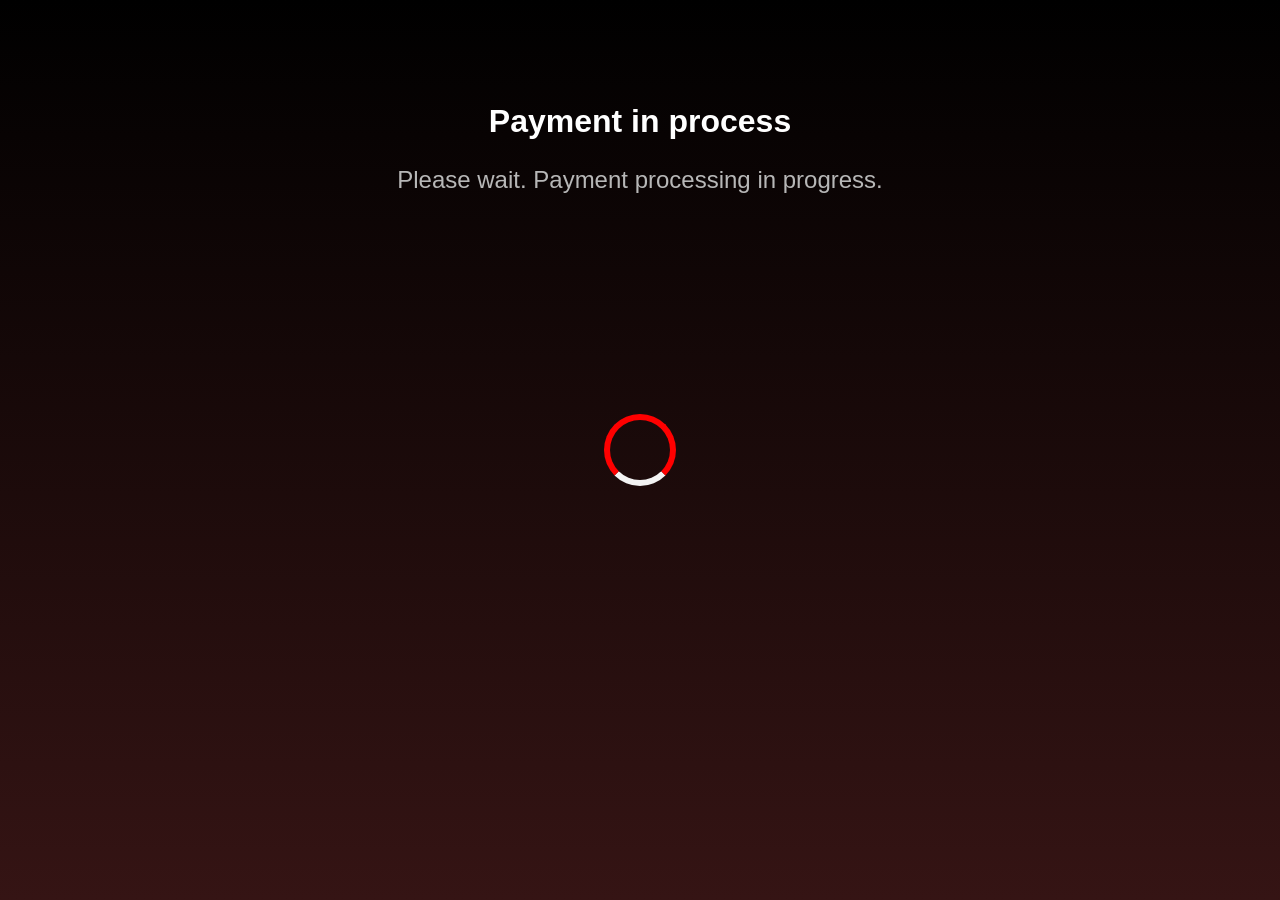
<file: payinprogress/index.html>
<!DOCTYPE html>
<html lang="uk">
<head>
    <meta charset="UTF-8">
    <meta name="viewport" content="width=device-width, initial-scale=1.0">
    <title>Стильний Прелоадер</title>
    <link rel="stylesheet" href="style.css"> </head>
<body>

    <div class="box">
        <h1>Payment in process</h1>
        <h2>Please wait. Payment processing in progress.</h2>
    </div>
    <div class="preloader-container">
        <div class="spinner"></div>
    </div>

</body>
</html>
</file>
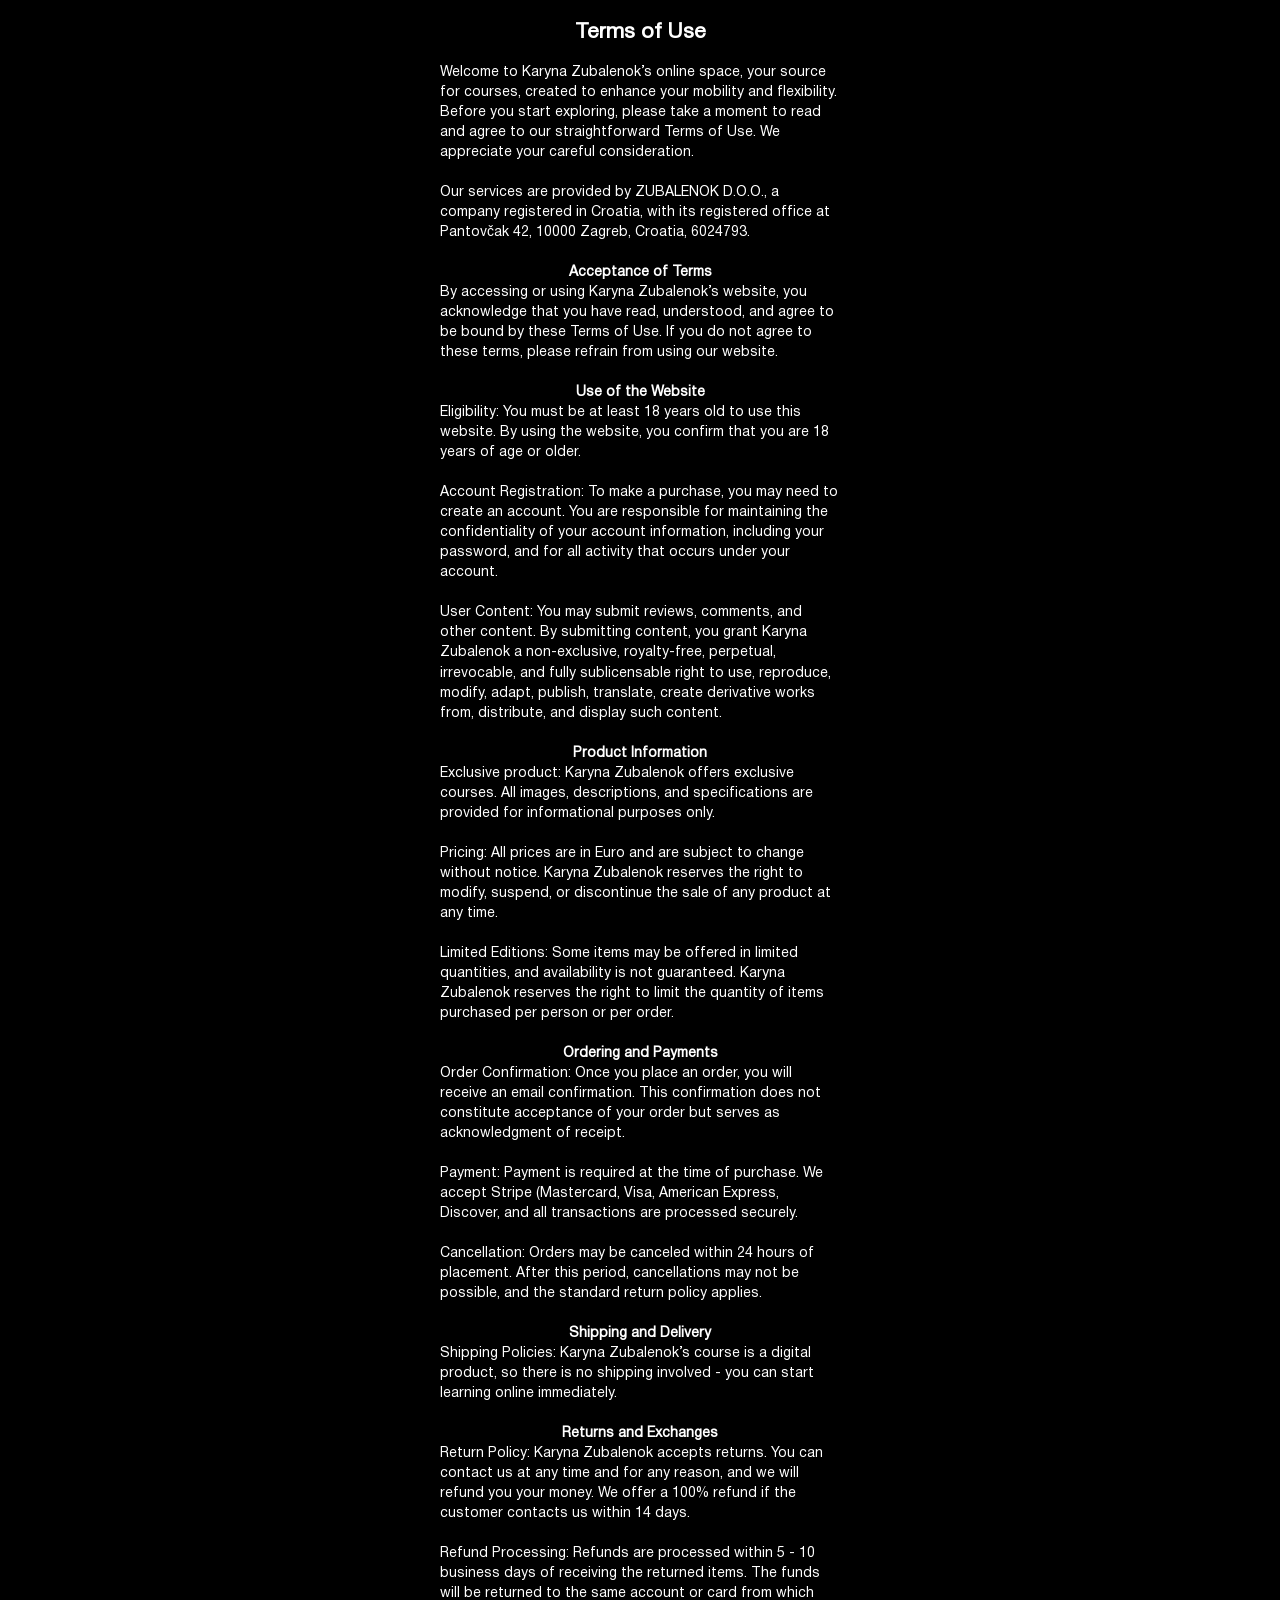
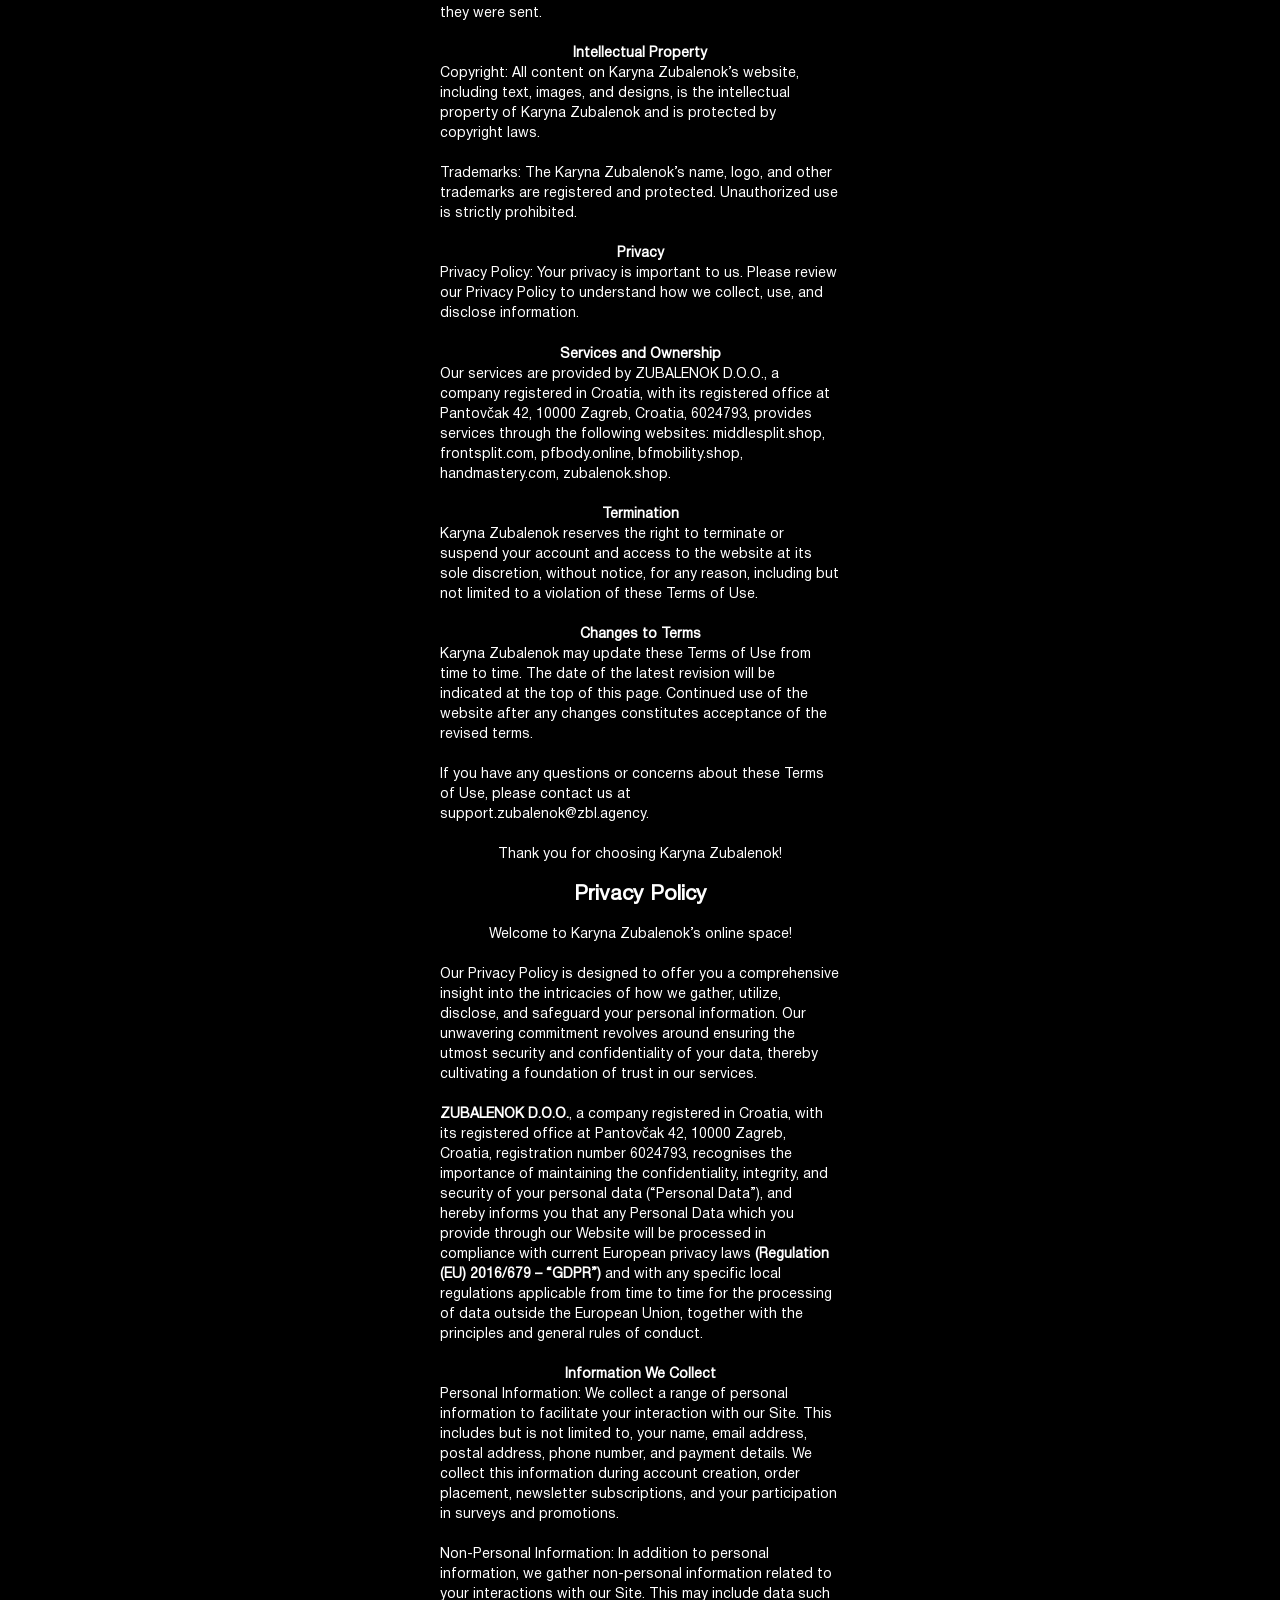
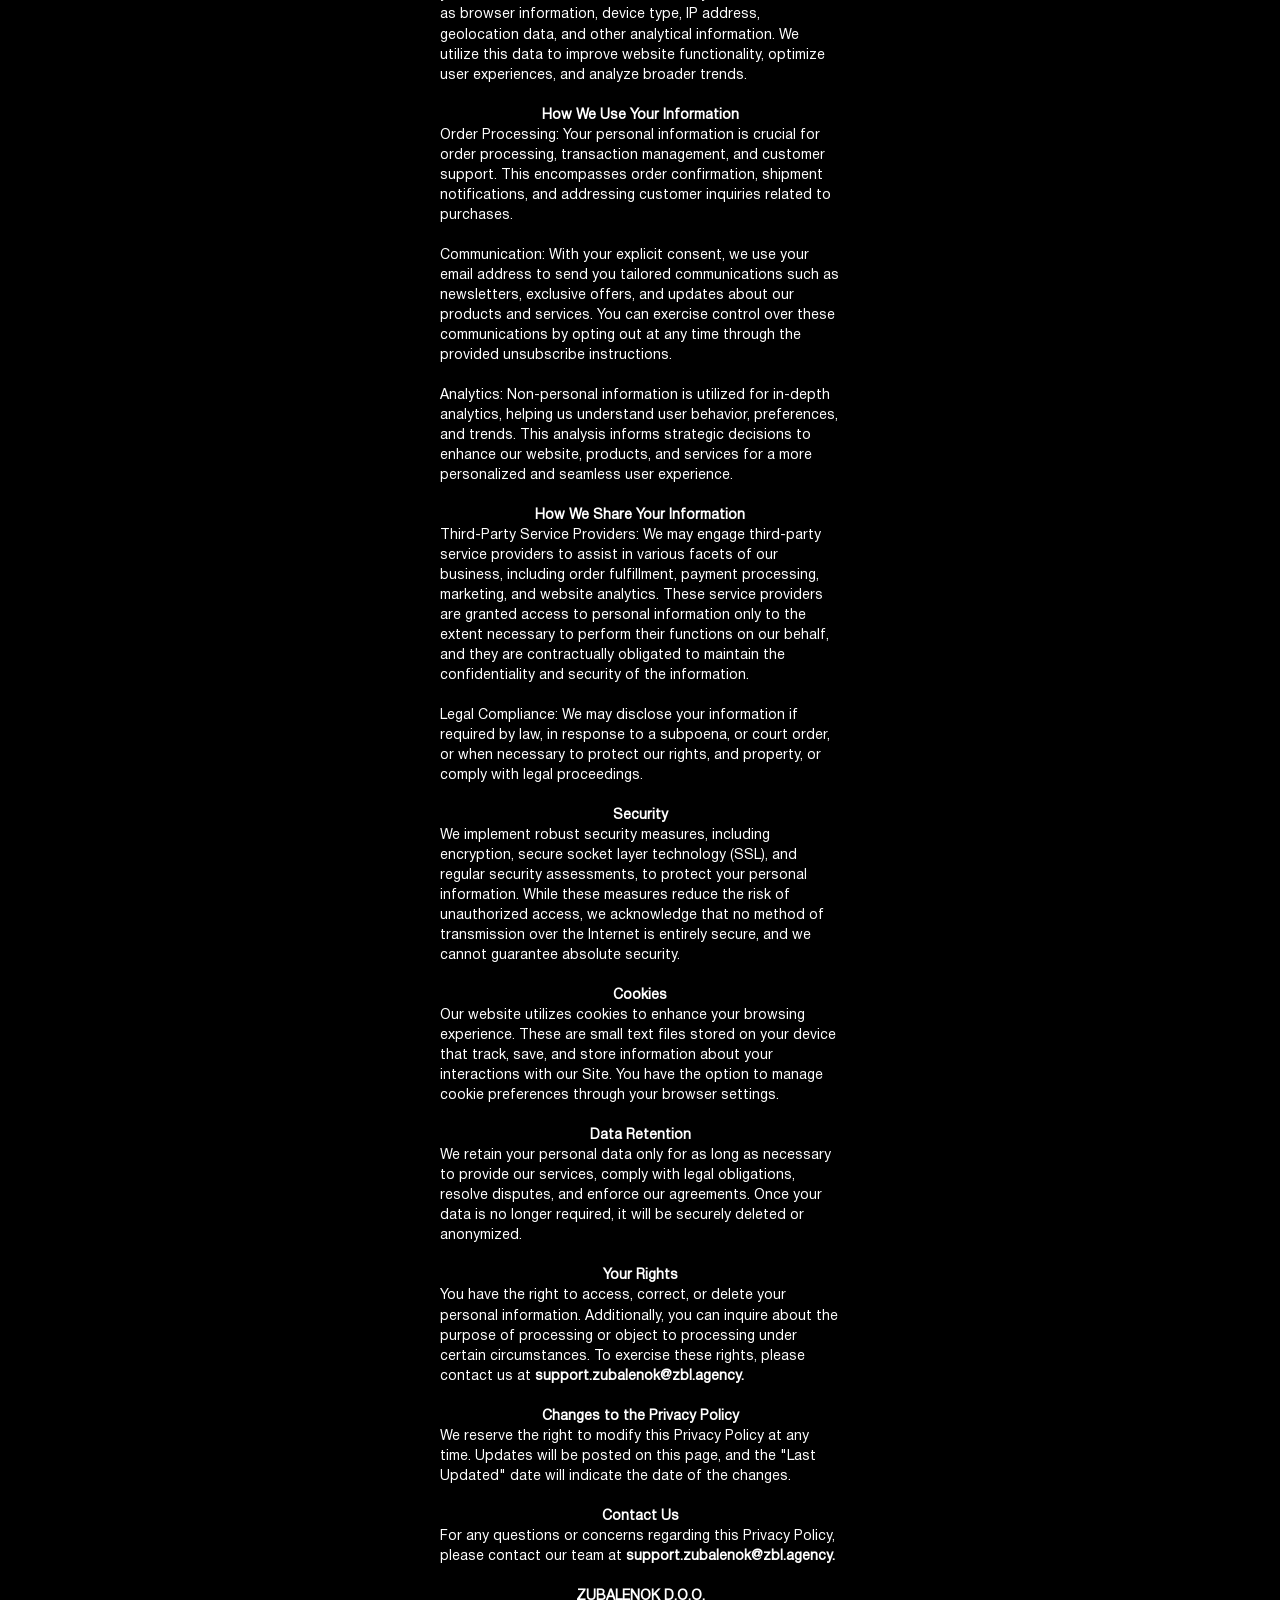
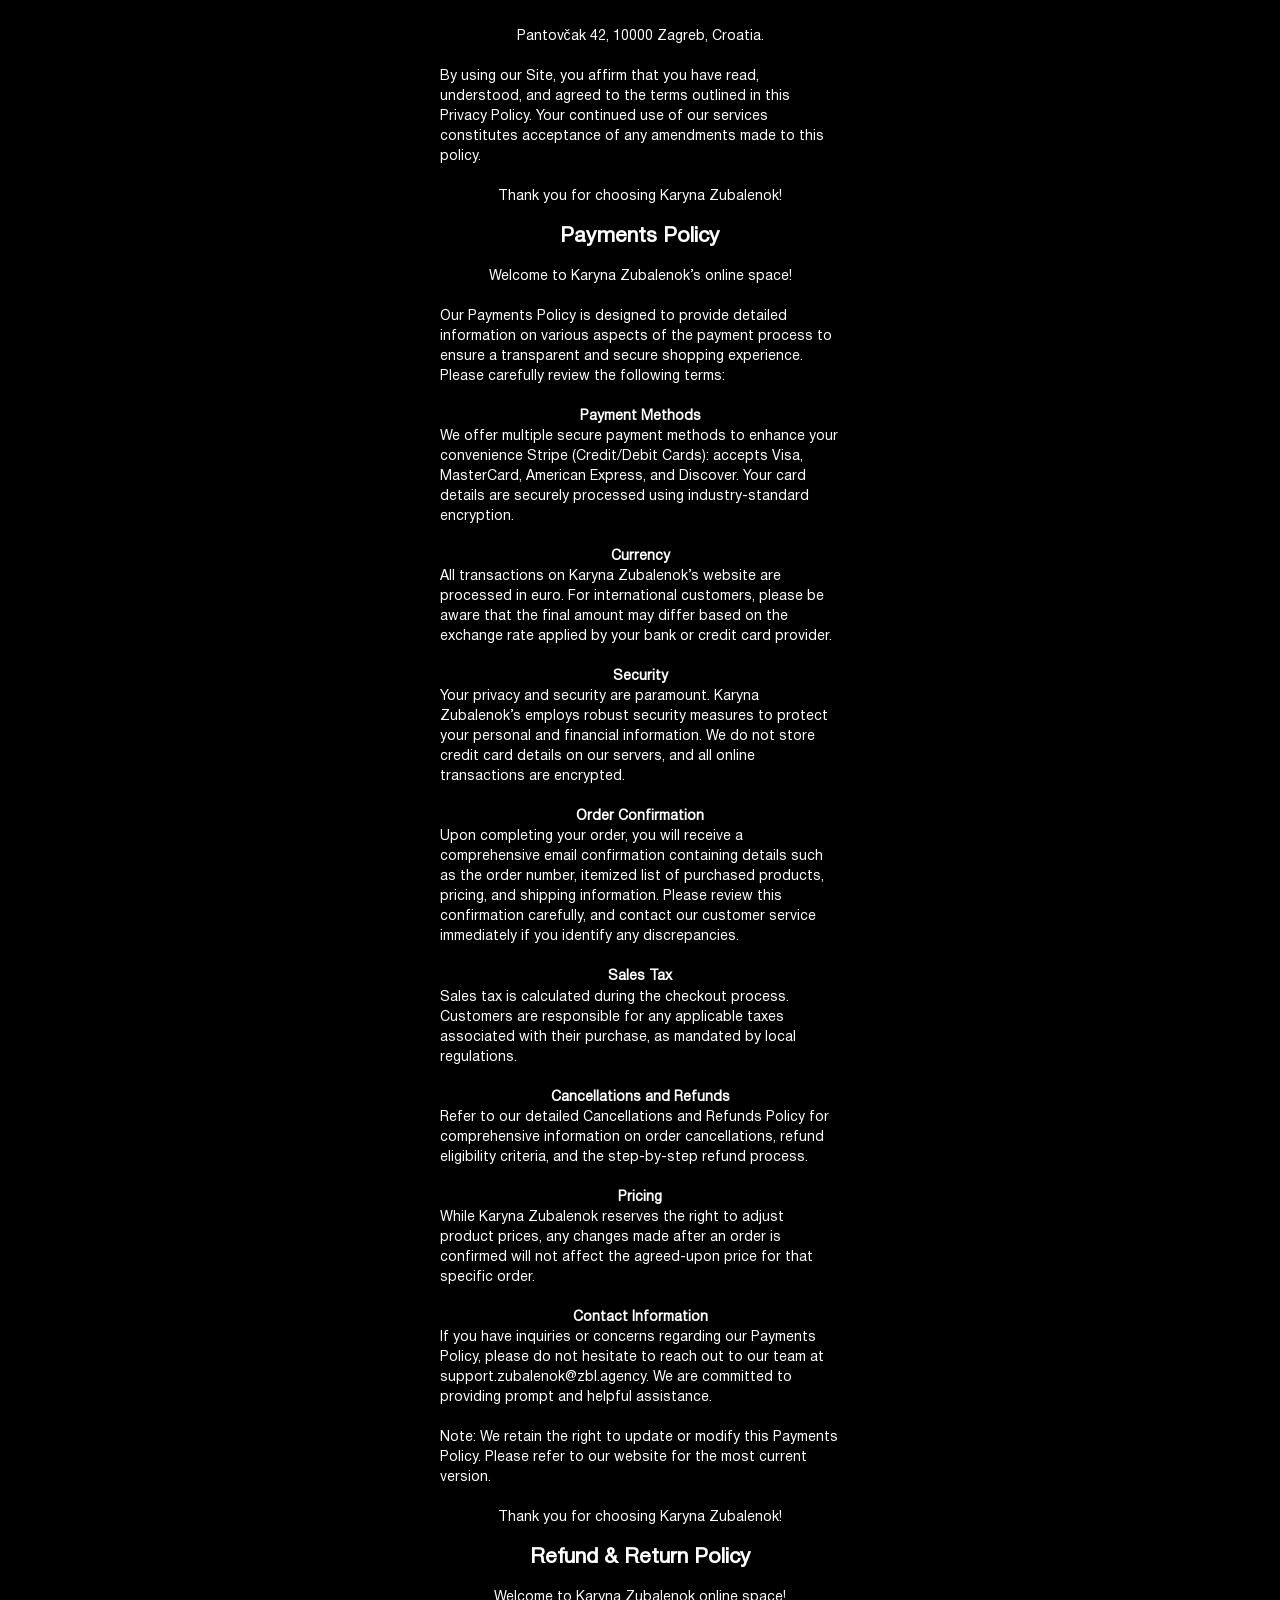
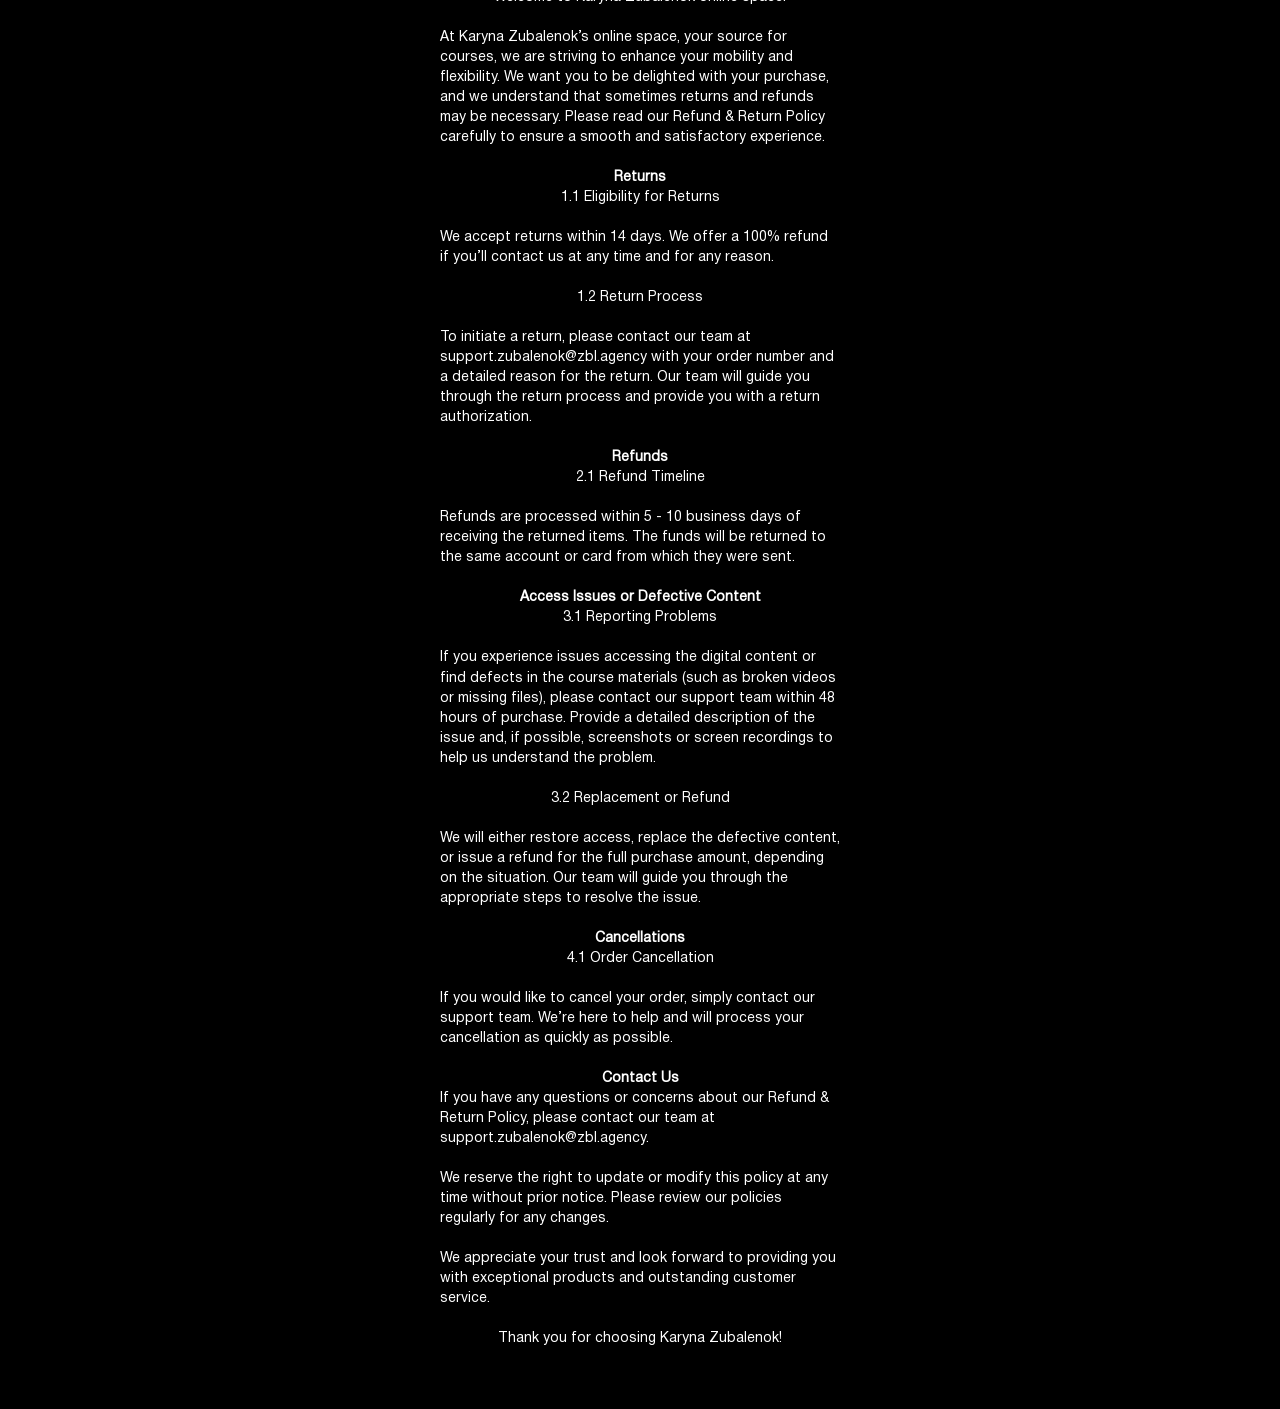
<file: policy/index.html>
<!DOCTYPE html>
<html lang="en">
<head>
    <meta charset="UTF-8">
    <meta name="viewport" content="width=device-width, initial-scale=1.0">
    <link href="https://fonts.googleapis.com/css2?family=Montserrat:wght@250;300;400;500;700&display=swap"
        rel="stylesheet">
    <link href="https://fonts.googleapis.com/css2?family=Forum&display=swap" rel="stylesheet">
    <link rel="stylesheet" href="css/style.css">
    <link rel="stylesheet" href="css/fonts.css">
    <title>Privacy Policy and User Agreement</title>

</head>
<body> 
    <div class="selection">
        <div class="head">
<h2>Terms of Use</h2><br>

<p>Welcome to Karyna Zubalenok’s online space, your source for courses, created to enhance your mobility and flexibility. Before you start exploring, 
please take a moment to read and agree to our straightforward Terms of Use. 
We appreciate your careful consideration.</p><br>
<p>Our services are provided by ZUBALENOK D.O.O., a company registered in Croatia, with its registered 
office at Pantovčak 42, 10000 Zagreb, Croatia, 6024793.</p><br>
<p><strong>Acceptance of Terms</strong></p>
<p>By accessing or using Karyna Zubalenok’s website, you acknowledge that you have read, understood, and agree to be bound by these Terms of Use. 
If you do not agree to these terms, please refrain from using our website.</p><br>

<p><strong>Use of the Website</strong></p>
<p>Eligibility: You must be at least 18 years old to use this website. By using the website, you confirm 
that you are 18 years of age or older.</p><br>

<p>Account Registration: To make a purchase, you may need to create an account. 
You are responsible for maintaining the confidentiality of 
your account information, including your password, and for all activity 
that occurs under your account.</p><br>

<p>User Content: You may submit reviews, comments, and other content. By submitting content, 
you grant Karyna Zubalenok a non-exclusive, royalty-free, perpetual, irrevocable, and fully 
sublicensable right to use, reproduce, modify, adapt, publish, translate, create derivative 
works from, distribute, and display such content.</p><br>

<p><strong>Product Information</strong></p>

<p>Exclusive product: Karyna Zubalenok offers exclusive courses. All images, descriptions, 
and specifications are provided for informational purposes only.</p><br>

<p>Pricing: All prices are in Euro and are subject to change without notice. Karyna Zubalenok 
reserves the right to modify, suspend, or discontinue the sale of any product at any time.</p><br>

<p>Limited Editions: Some items may be offered in limited quantities, and availability is not 
guaranteed. Karyna Zubalenok reserves the right to limit the quantity of items purchased per 
person or per order.</p><br>

<p><strong>Ordering and Payments</strong></p>

<p>Order Confirmation: Once you place an order, you will receive an email confirmation. This confirmation 
does not constitute acceptance of your order but serves as acknowledgment of receipt.</p><br>

<p>Payment: Payment is required at the time of purchase. We accept Stripe (Mastercard, Visa, American Express, 
Discover, and all transactions are processed securely.</p><br>

<p>Cancellation: Orders may be canceled within 24 hours of placement. After this period, cancellations may not 
be possible, and the standard return policy applies.</p><br>

<p><strong>Shipping and Delivery</strong></p>
<p>Shipping Policies: Karyna Zubalenok’s course is  a digital product, so there is no shipping involved - 
you can start learning online immediately.</p><br>

<p><strong>Returns and Exchanges</strong></p>
<p>Return Policy: Karyna Zubalenok accepts returns.  You can contact us at any time and for any reason, and 
we will refund you your money. We offer a 100% refund if the customer contacts us within 14 days.</p><br>

<p>Refund Processing: Refunds are processed within 5 - 10 business days of receiving the 
returned items. The funds will be returned to the same account or card from which they were sent.</p><br>

<p><strong>Intellectual Property</strong></p>

<p>Copyright: All content on Karyna Zubalenok’s website, including text, images, 
and designs, is the intellectual property of Karyna Zubalenok and is protected by copyright laws.</p><br>

<p>Trademarks: The Karyna Zubalenok’s name, logo, 
and other trademarks are registered and protected. Unauthorized use is strictly prohibited.</p><br>

<p><strong>Privacy</strong></p>

<p>Privacy Policy: Your privacy is important to us. Please review our Privacy Policy to 
understand how we collect, use, and disclose information.</p><br>

<p><strong>Services and Ownership</strong></p>

<p>Our services are provided by ZUBALENOK D.O.O., a company registered in Croatia, 
with its registered office at Pantovčak 42, 10000 Zagreb, Croatia, 6024793, provides services 
through the following websites: middlesplit.shop, frontsplit.com, pfbody.online, bfmobility.shop, 
handmastery.com, zubalenok.shop.</p><br>

<p><strong>Termination</strong></p>

<p>Karyna Zubalenok reserves the right to terminate or suspend your account and access to the 
website at its sole discretion, without notice, for any reason, including but not limited to a 
violation of these Terms of Use.</p><br>

<p><strong>Changes to Terms</strong></p>

<p>Karyna Zubalenok may update these Terms of Use from time to time. The date of the latest 
revision will be indicated at the top of this page. Continued use of the website after any 
changes constitutes acceptance of the revised terms.</p><br>

<p>If you have any questions or concerns about these Terms of Use, please contact us at 
support.zubalenok@zbl.agency.</p><br>

<p>Thank you for choosing Karyna Zubalenok!</p><br>

<h2>Privacy Policy</h2><br>

<p>Welcome to Karyna Zubalenok’s online space!</p><br>

<p>Our Privacy Policy is designed to offer you a comprehensive insight into the intricacies 
of how we gather, utilize, disclose, and safeguard your personal information. Our unwavering 
commitment revolves around ensuring the utmost security and confidentiality of your data, thereby 
cultivating a foundation of trust in our services.</p><br>

<p><b>ZUBALENOK D.O.O.</b>, a company registered in Croatia, with its registered office at Pantovčak 42, 
10000 Zagreb, Croatia, registration number 6024793, recognises the importance of maintaining the 
confidentiality, integrity, and security of your personal data (“Personal Data”), and hereby informs 
you that any Personal Data which you provide through our Website will be processed in compliance 
with current European privacy laws <b>(Regulation (EU) 2016/679 – “GDPR”)</b> and with any specific local 
regulations applicable from time to time for the processing of data outside the European Union, 
together with the principles and general rules of conduct.</p><br>

<p><strong>Information We Collect</strong></p>

<p>Personal Information:
We collect a range of personal information to facilitate your interaction with our Site. 
This includes but is not limited to, your name, email address, postal address, phone number, 
and payment details. We collect this information during account creation, order placement, 
newsletter subscriptions, and your participation in surveys and promotions.</p><br>
<p>Non-Personal Information:
In addition to personal information, we gather non-personal information related to your 
interactions with our Site. This may include data such as browser information, device type, 
IP address, geolocation data, and other analytical information. We utilize this data to improve 
website functionality, optimize user experiences, and analyze broader trends.</p><br>

<p><strong>How We Use Your Information</strong></p>
<p>Order Processing:
Your personal information is crucial for order processing, transaction management,
 and customer support. This encompasses order confirmation, shipment notifications, 
 and addressing customer inquiries related to purchases.
</p><br>

<p>Communication:
With your explicit consent, we use your email address to send you tailored communications 
such as newsletters, exclusive offers, and updates about our products and services. 
You can exercise control over these communications by opting out at any time through the 
provided unsubscribe instructions.
</p><br>

<p>Analytics:
Non-personal information is utilized for in-depth analytics, helping us understand user behavior, 
preferences, and trends. This analysis informs strategic decisions to enhance our website, products, 
and services for a more personalized and seamless user experience.</p><br>

<p><strong>How We Share Your Information</strong></p>

<p>Third-Party Service Providers:
We may engage third-party service providers to assist in various facets of our business, 
including order fulfillment, payment processing, marketing, and website analytics. These service 
providers are granted access to personal information only to the extent necessary to perform their 
functions on our behalf, and they are contractually obligated to maintain the confidentiality and 
security of the information.</p><br>

<p>Legal Compliance:
We may disclose your information if required by law, in response to a subpoena, or court order, 
or when necessary to protect our rights, and property, or comply with legal proceedings.</p><br>

<p><strong>Security</strong></p>
<p>We implement robust security measures, including encryption, secure socket layer technology (SSL), 
and regular security assessments, to protect your personal information. While these measures reduce 
the risk of unauthorized access, we acknowledge that no method of transmission over the Internet is 
entirely secure, and we cannot guarantee absolute security.</p><br>

<p><strong>Cookies</strong></p>
<p>Our website utilizes cookies to enhance your browsing experience. These are small text files 
stored on your device that track, save, and store information about your interactions with our Site. 
You have the option to manage cookie preferences through your browser settings.</p><br>

<p><strong>Data Retention</strong></p>
<p>We retain your personal data only for as long as necessary to provide our services, comply 
with legal obligations, resolve disputes, and enforce our agreements. Once your data is no longer 
required, it will be securely deleted or anonymized.</p><br>

<p><strong>Your Rights</strong></p>
<p>You have the right to access, correct, or delete your personal information. Additionally,
you can inquire about the purpose of processing or object to processing under certain circumstances. 
To exercise these rights, please contact us at <b>support.zubalenok@zbl.agency.</b></p><br>

<p><strong>Changes to the Privacy Policy</strong></p>
<p>We reserve the right to modify this Privacy Policy at any time. Updates will be posted on this page, and the 
"Last Updated" date will indicate the date of the changes.</p><br>

<p><strong>Contact Us</strong></p>
<p>For any questions or concerns regarding this Privacy Policy, please contact our team at 
<b>support.zubalenok@zbl.agency.</b></p><br>

<p><b>ZUBALENOK D.O.O.</b></p><br>

<p>Pantovčak 42, 10000 Zagreb, Croatia.</p><br>
<p>By using our Site, you affirm that you have read, understood, and agreed to the terms 
outlined in this Privacy Policy. Your continued use of our services constitutes acceptance of 
any amendments made to this policy.</p><br>

<p>Thank you for choosing Karyna Zubalenok!</p><br>

<h2>Payments Policy</h2><br>

<p>Welcome to Karyna Zubalenok’s online space!</p><br>
<p>Our Payments Policy is designed to provide detailed information on various aspects of 
the payment process to ensure a transparent and secure shopping experience. Please carefully 
review the following terms:</p><br>

<p><strong>Payment Methods</strong></p>
<p>We offer multiple secure payment methods to enhance your convenience Stripe (Credit/Debit Cards): 
accepts Visa, MasterCard, American Express, and Discover. Your card details are securely processed 
using industry-standard encryption.</p><br>

<p><strong>Currency</strong></p>
<p>All transactions on Karyna Zubalenok’s website are processed in euro. For international customers, 
please be aware that the final amount may differ based on the exchange rate applied by your bank or 
credit card provider.</p><br>

<p><strong>Security</strong></p>
<p>Your privacy and security are paramount. Karyna Zubalenok’s employs robust security measures to 
protect your personal and financial information. We do not store credit card details on our servers, 
and all online transactions are encrypted.</p><br>

<p><strong>Order Confirmation</strong></p>
<p>Upon completing your order, you will receive a comprehensive email confirmation containing 
details such as the order number, itemized list of purchased products, pricing, and shipping 
information. Please review this confirmation carefully, and contact our customer service 
immediately if you identify any discrepancies.</p><br>

<p><strong>Sales Tax</strong></p>
<p>Sales tax is calculated during the checkout process. Customers are responsible for any 
applicable taxes associated with their purchase, as mandated by local regulations.</p><br>

<p><strong>Cancellations and Refunds</strong></p>
<p>Refer to our detailed Cancellations and Refunds Policy for comprehensive information on order 
cancellations, refund eligibility criteria, and the step-by-step refund process.</p><br>

<p><strong>Pricing</strong></p>
<p>While Karyna Zubalenok reserves the right to adjust product prices, any changes made after an order
 is confirmed will not affect the agreed-upon price for that specific order.</p><br>
 
<p><strong>Contact Information</strong></p>
<p>If you have inquiries or concerns regarding our Payments Policy, please do not hesitate to reach out 
 to our team at support.zubalenok@zbl.agency. We are committed to providing prompt and helpful 
 assistance.</p><br>
 
 <p>Note: We retain the right to update or modify this Payments Policy. Please refer to our website for 
  the most current version.</p><br>
  
<p>Thank you for choosing Karyna Zubalenok!</p><br>

<h2>Refund & Return Policy</h2><br>

<p>Welcome to Karyna Zubalenok online space!</p><br>
<p>At Karyna Zubalenok’s online space, your source for courses, we are striving to enhance your 
mobility and flexibility. We want you to be delighted with your purchase, and we understand that 
sometimes returns and refunds may be necessary. Please read our Refund & Return Policy carefully 
to ensure a smooth and satisfactory experience.</p><br>

<p><strong>Returns</strong></p>

<p>1.1 Eligibility for Returns</p><br>
<p>We accept returns within 14 days. We offer a 100% refund if you’ll contact us at any 
time and for any reason.</p><br>

<p>1.2 Return Process</p><br>
<p>To initiate a return, please contact our team at support.zubalenok@zbl.agency with your 
order number and a detailed reason for the return. Our team will guide you through the return 
process and provide you with a return authorization.</p><br>

<p><strong>Refunds</strong></p>
<p>2.1 Refund Timeline</p><br>
<p>Refunds are processed within 5 - 10 business days of receiving the returned items. The funds will be 
returned to the same account or card from which they were sent.</p><br>

<p><strong>Access Issues or Defective Content</strong></p>
<p>3.1 Reporting Problems</p><br>
<p>If you experience issues accessing the digital content or find defects in the course materials 
(such as broken videos or missing files), please contact our support team within 48 hours of purchase. 
Provide a detailed description of the issue and, if possible, screenshots or screen recordings to 
help us understand the problem.</p><br>
<p>3.2 Replacement or Refund</p><br>
<p>We will either restore access, replace the defective content, or issue a refund for the full 
purchase amount, depending on the situation. Our team will guide you through the appropriate steps 
to resolve the issue.</p><br>

<p><strong>Cancellations</strong></p>
<p>4.1 Order Cancellation</p><br>
<p>If you would like to cancel your order, simply contact our support team. We’re here to help and will 
process your cancellation as quickly as possible.</p><br>

<p><strong>Contact Us</strong></p>
<p>If you have any questions or concerns about our Refund & Return Policy, please contact our team at 
support.zubalenok@zbl.agency.</p><br>
<p>We reserve the right to update or modify this policy at any time without prior notice. Please review our 
policies regularly for any changes.</p><br>
<p>We appreciate your trust and look forward to providing you with exceptional products and outstanding customer 
service.</p><br>
<p>Thank you for choosing Karyna Zubalenok!</p><br>

</body>
</html>
</file>
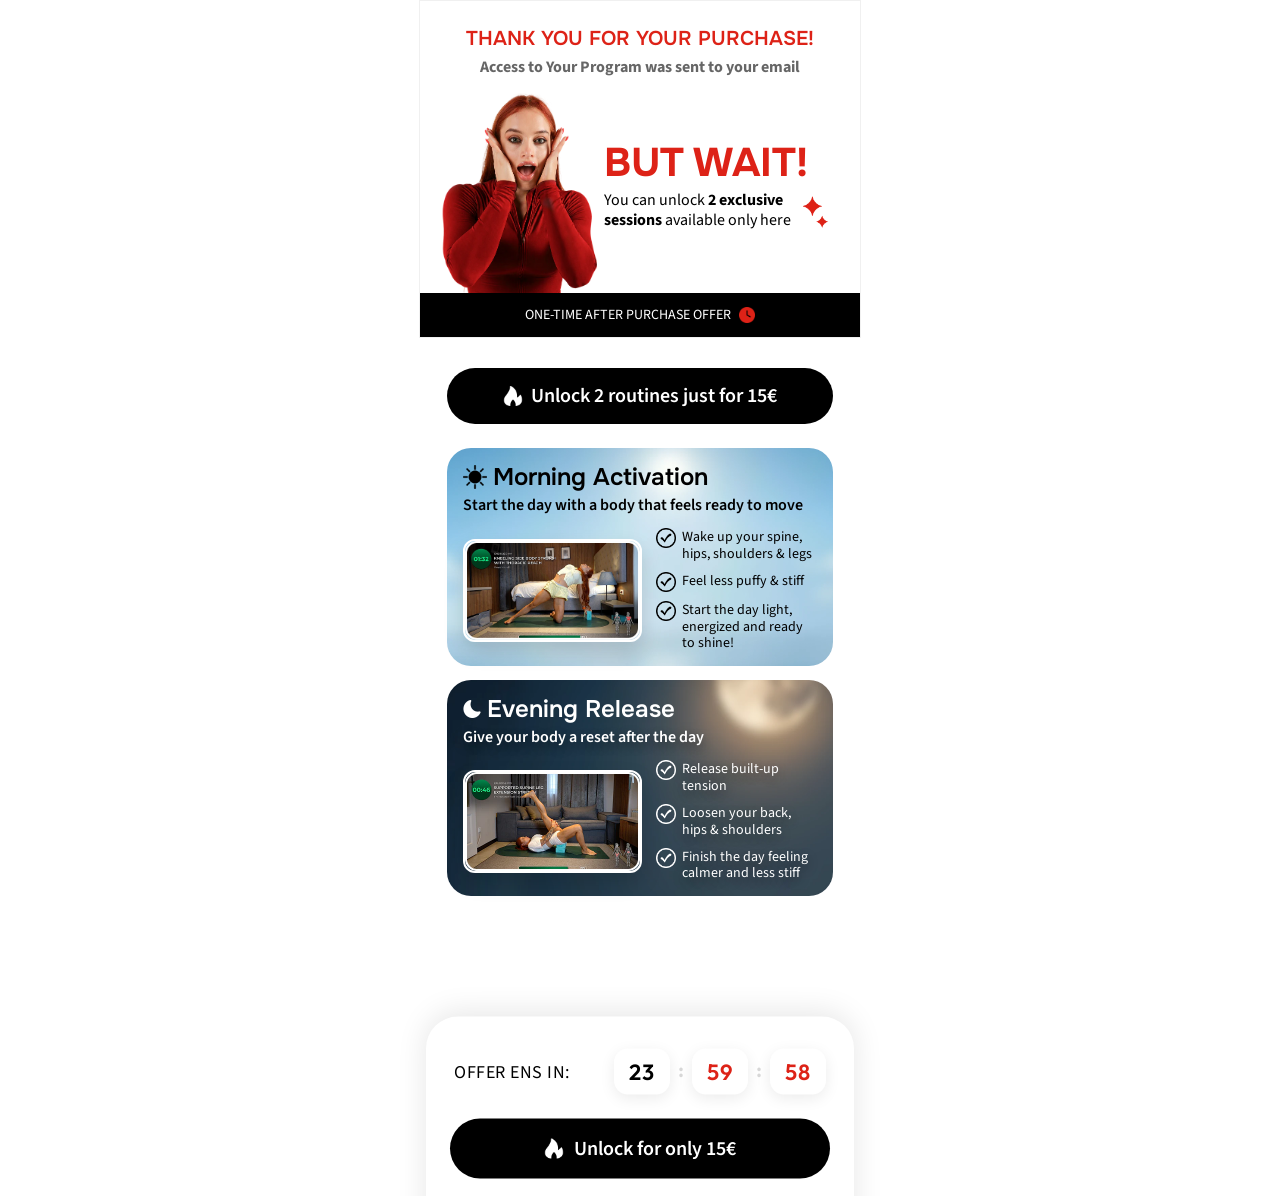
<file: thankyoupage/index.html>
<!DOCTYPE html>
<html lang="uk">
<head>

<!-- Google tag (gtag.js) -->
<script async src="https://www.googletagmanager.com/gtag/js?id=G-LJMBRPM363"></script>
<script>
  window.dataLayer = window.dataLayer || [];
  function gtag(){dataLayer.push(arguments);}
  gtag('js', new Date());

  gtag('config', 'G-LJMBRPM363');
</script>
<script>
  gtag('event', 'purchase', {
    transaction_id: 'T04343',   
    value: 99.00,
    currency: 'EUR',
    items: [
      {
        item_id: '99',   
        item_name: '99', 
        price: 99.00,
        quantity: 1
      }
    ]
  });
</script>


    <meta charset="UTF-8">
    <meta name="viewport" content="width=device-width, initial-scale=1.0">
    <title>THANK YOU</title>
    <link rel="stylesheet" href="./css/ap-2.css">
    <link href="https://fonts.googleapis.com/css2?family=Inter:wght@400;700;900&display=swap" rel="stylesheet">
    <link rel="preconnect" href="https://fonts.googleapis.com">
    <link rel="preconnect" href="https://fonts.gstatic.com" crossorigin>
    <link href="https://fonts.googleapis.com/css2?family=Aclonica&family=Kalam&family=League+Gothic&family=Outfit:wght@600;700&family=Righteous&family=Source+Sans+3:ital,wght@0,400;0,500;0,600;0,700;0,800;1,400;1,500;1,600;1,700&display=swap" rel="stylesheet">
  
    <!-- Meta Pixel Code -->
    <script>
    !function(f,b,e,v,n,t,s)
    {if(f.fbq)return;n=f.fbq=function(){n.callMethod?
    n.callMethod.apply(n,arguments):n.queue.push(arguments)};
    if(!f._fbq)f._fbq=n;n.push=n;n.loaded=!0;n.version='2.0';
    n.queue=[];t=b.createElement(e);t.async=!0;
    t.src=v;s=b.getElementsByTagName(e)[0];
    s.parentNode.insertBefore(t,s)}(window, document,'script',
    'https://connect.facebook.net/en_US/fbevents.js');
    fbq('init', '30674173955531253');
    fbq('track', 'Lead');
    </script>
    <noscript><img height="1" width="1" style="display:none"
    src="https://www.facebook.com/tr?id=30674173955531253&ev=PageView&noscript=1"
    /></noscript>
    <!-- End Meta Pixel Code -->
</head>
<body>
<div class="promo-container">
    <h2 class="promo-title">Thank you for your purchase!</h2>
    <p class="promo-subtitle">Access to Your Program was sent to your email</p>
    
    <div class="promo-body">
        <div class="promo-image">
            <img src="./images/img4.webp" alt="Surprised Woman">
        </div>
        
        <div class="promo-content">
            <h1 class="promo-alert">BUT WAIT!</h1>
            <p class="promo-desc">
                You can unlock <strong>2 exclusive sessions</strong> available only here
            </p>
            <img class="promo-stars" src="./images/img6.webp" alt="Stars icon">
        </div>
    </div>

    <div class="promo-footer">
        <span>ONE-TIME AFTER PURCHASE OFFER</span>
        <img src="./images/time.png" alt="Clock icon">
    </div>
</div>

<div class="routines-container">

    <a href="https://mmoschool.online/shop/item/13206" class="btn-unlock">
        <img src="./images/img12.webp" alt="Fire icon" class="icon-fire">
        <span>Unlock 2 routines just for 15€</span>
    </a>

    <div class="cards-wrapper">

        <div class="routine-card morning-card">
            <div class="card-header">
                <div class="card-title-wrap">
                    <img src="./images/img8.webp" alt="Sun icon" class="icon-sun">
                    <h3 class="card-title">Morning Activation</h3>
                </div>
                <p class="card-subtitle">Start the day with a body that feels ready to move</p>
            </div>
            
            <div class="card-body">
                <img src="./images/img2.webp" alt="Morning Routine Video" class="routine-thumb">
                <ul class="routine-features">
                    <li>
                        <img src="./images/img9.webp" alt="Check" class="icon-check">
                        <span>Wake up your spine, hips, shoulders & legs</span>
                    </li>
                    <li>
                        <img src="./images/img9.webp" alt="Check" class="icon-check">
                        <span>Feel less puffy & stiff</span>
                    </li>
                    <li>
                        <img src="./images/img9.webp" alt="Check" class="icon-check">
                        <span>Start the day light, energized and ready to shine!</span>
                    </li>
                </ul>
            </div>
        </div>


        <div class="routine-card evening-card">
            <div class="card-header">
                <div class="card-title-wrap">
                    <img src="./images/img10.webp" alt="Moon icon" class="icon-moon">
                    <h3 class="card-title">Evening Release</h3>
                </div>
                <p class="card-subtitle">Give your body a reset after the day</p>
            </div>
            
            <div class="card-body">
                <img src="./images/img3.webp" alt="Evening Routine Video" class="routine-thumb">
                <ul class="routine-features">
                    <li>
                        <img src="./images/img11.webp" alt="Check" class="icon-check">
                        <span>Release built-up tension</span>
                    </li>
                    <li>
                        <img src="./images/img11.webp" alt="Check" class="icon-check">
                        <span>Loosen your back, hips & shoulders</span>
                    </li>
                    <li>
                        <img src="./images/img11.webp" alt="Check" class="icon-check">
                        <span>Finish the day feeling calmer and less stiff</span>
                    </li>
                </ul>
            </div>
        </div>
    </div>

<div id="footer-bg" class="sticky-footer">
    <div class="timer-row">
        <div class="timer-label">OFFER ENS IN:</div>
        <div class="timer-group">
            <div class="timer-box">
                <span class="timer-val val-hours">00</span>
            </div>
            <div class="timer-colon">:</div>
            <div class="timer-box">
                <span class="timer-val val-minutes">29</span>
            </div>
            <div class="timer-colon">:</div>
            <div class="timer-box">
                <span class="timer-val val-seconds">55</span>
            </div>
        </div>
    </div>
    
    <a href="https://mmoschool.online/shop/item/13206" class="btn-unlock-footer">
        <img src="./images/img7.webp" alt="Fire icon" class="btn-icon">
        <span>Unlock for only 15€</span>
    </a>
    
    <a href="mailto:SUPPORT_ZUBALENOK@ZBL.AGENCY" class="support-link">SUPPORT_ZUBALENOK@ZBL.AGENCY</a>
</div>
</div>
<script defer>
document.addEventListener('DOMContentLoaded', () => {
    
    // 1. Поява при скролі
    const footer = document.getElementById('footer-bg');
    if (footer) {
        window.addEventListener('scroll', () => {
            if (window.scrollY >= 50) {
                footer.classList.add('active');
            } else {
                footer.classList.remove('active');
            }
        });
    }

    // 2. Логіка таймера
    function start24hTimer(containerSelector, itemSelector, storageKey) {
        const container = document.querySelector(containerSelector);
        if (!container) return;

        const values = container.querySelectorAll(itemSelector);
        if (values.length < 3) return;

        const TOTAL_TIME = 24 * 60 * 60 * 1000;
        let startTime = localStorage.getItem(storageKey);

        if (!startTime) {
            startTime = Date.now();
            localStorage.setItem(storageKey, startTime);
        } else {
            startTime = parseInt(startTime, 10);
        }

        function updateTimer() {
            const now = Date.now();
            let elapsed = now - startTime;

            if (elapsed >= TOTAL_TIME || elapsed < 0) {
                startTime = now;
                localStorage.setItem(storageKey, startTime);
                elapsed = 0;
            }

            const remaining = TOTAL_TIME - elapsed;

            const hours = Math.floor(remaining / 3600000);
            const minutes = Math.floor((remaining % 3600000) / 60000);
            const seconds = Math.floor((remaining % 60000) / 1000);

            values[0].textContent = String(hours).padStart(2, "0");
            values[1].textContent = String(minutes).padStart(2, "0");
            values[2].textContent = String(seconds).padStart(2, "0");
        }

        updateTimer();
        setInterval(updateTimer, 1000);
    }

    // Запуск таймера із селекторами під нову верстку
    start24hTimer(".timer-group", ".timer-val", "footerTimerStartTime24");
});
</script>
</body>
</html>
</file>
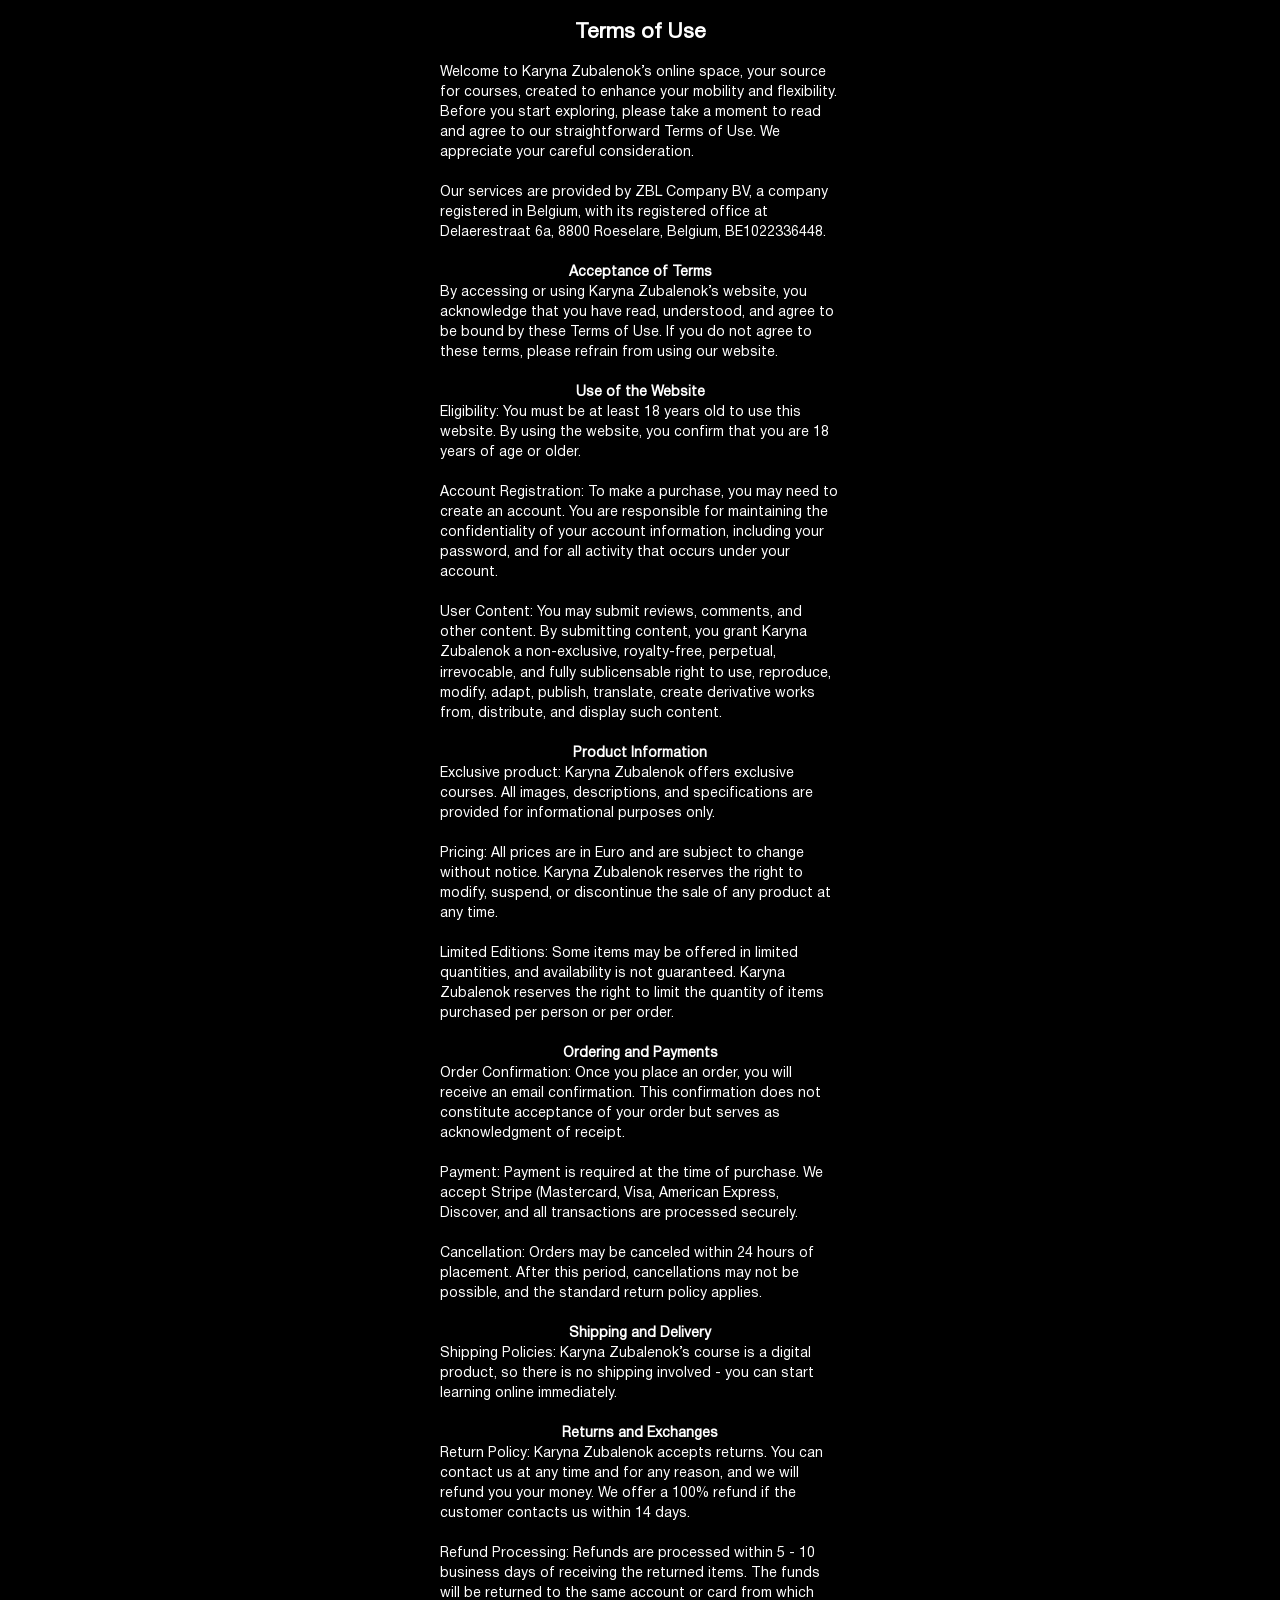
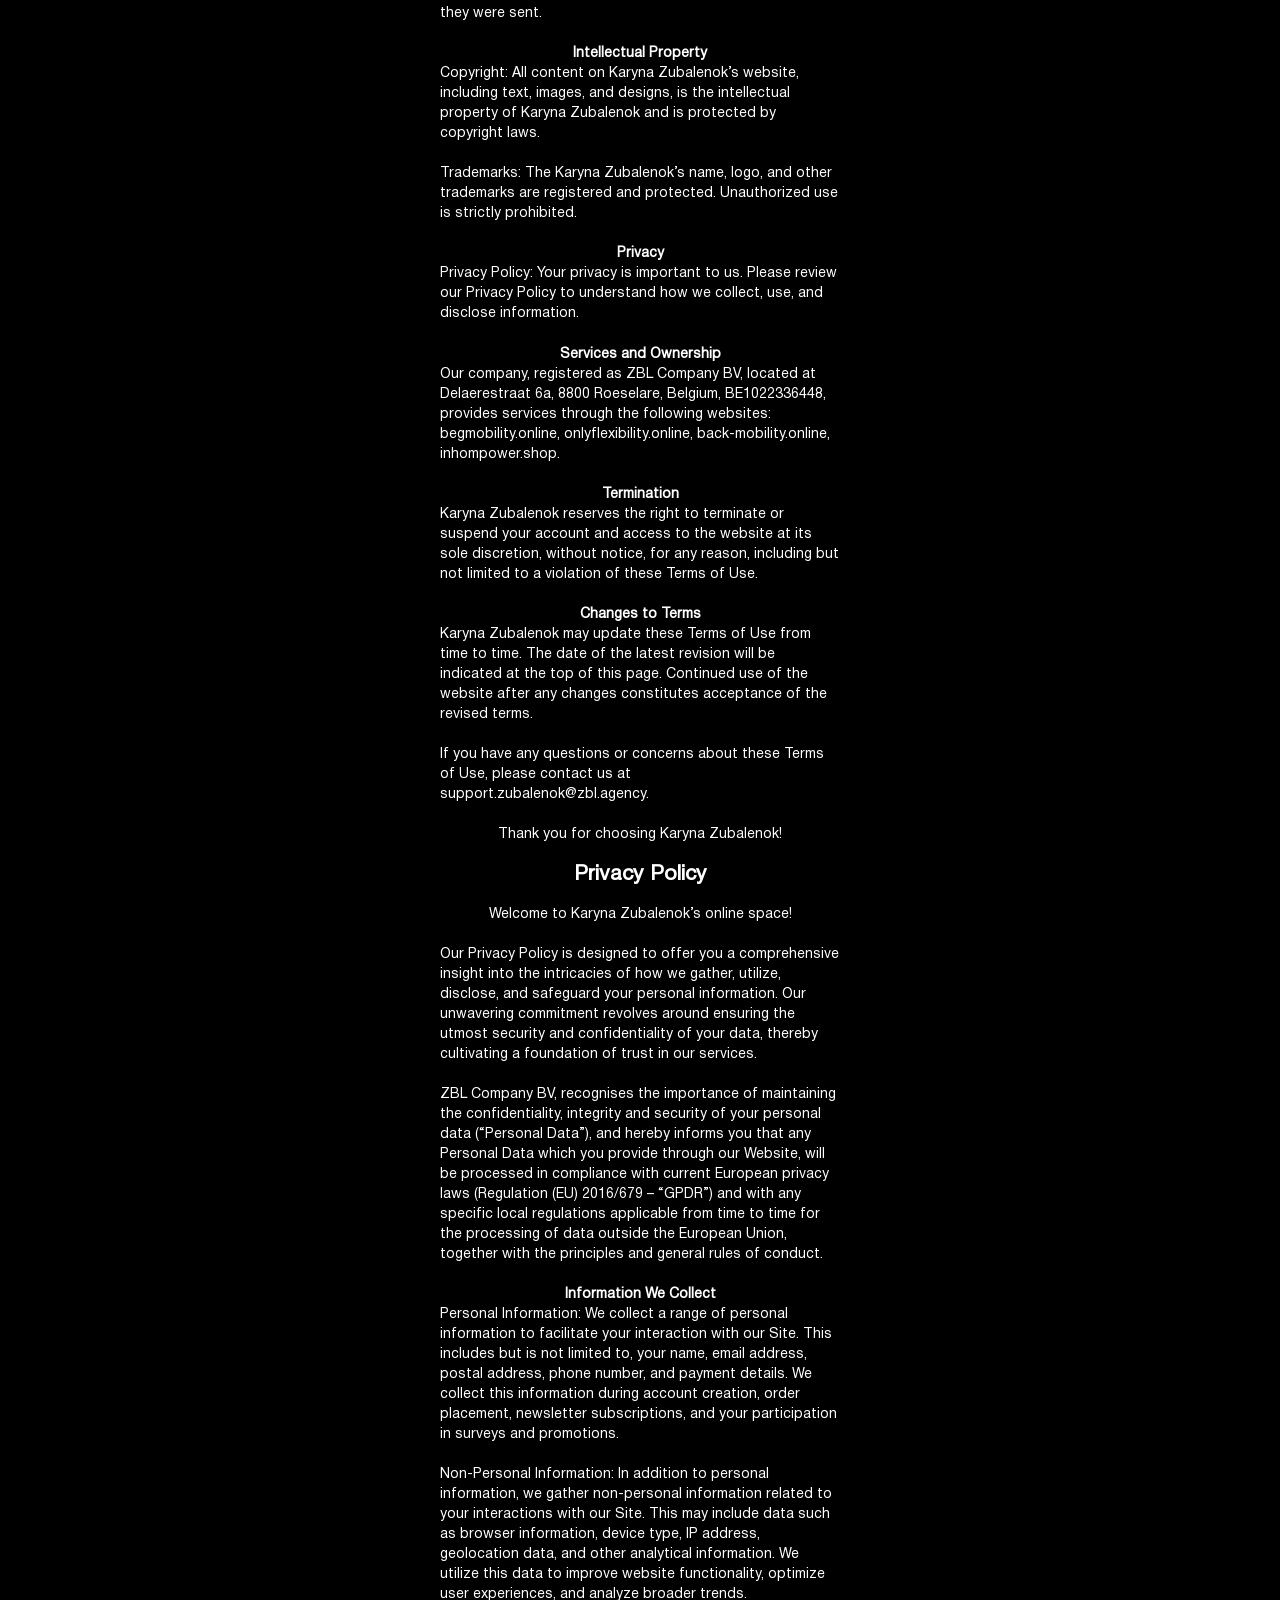
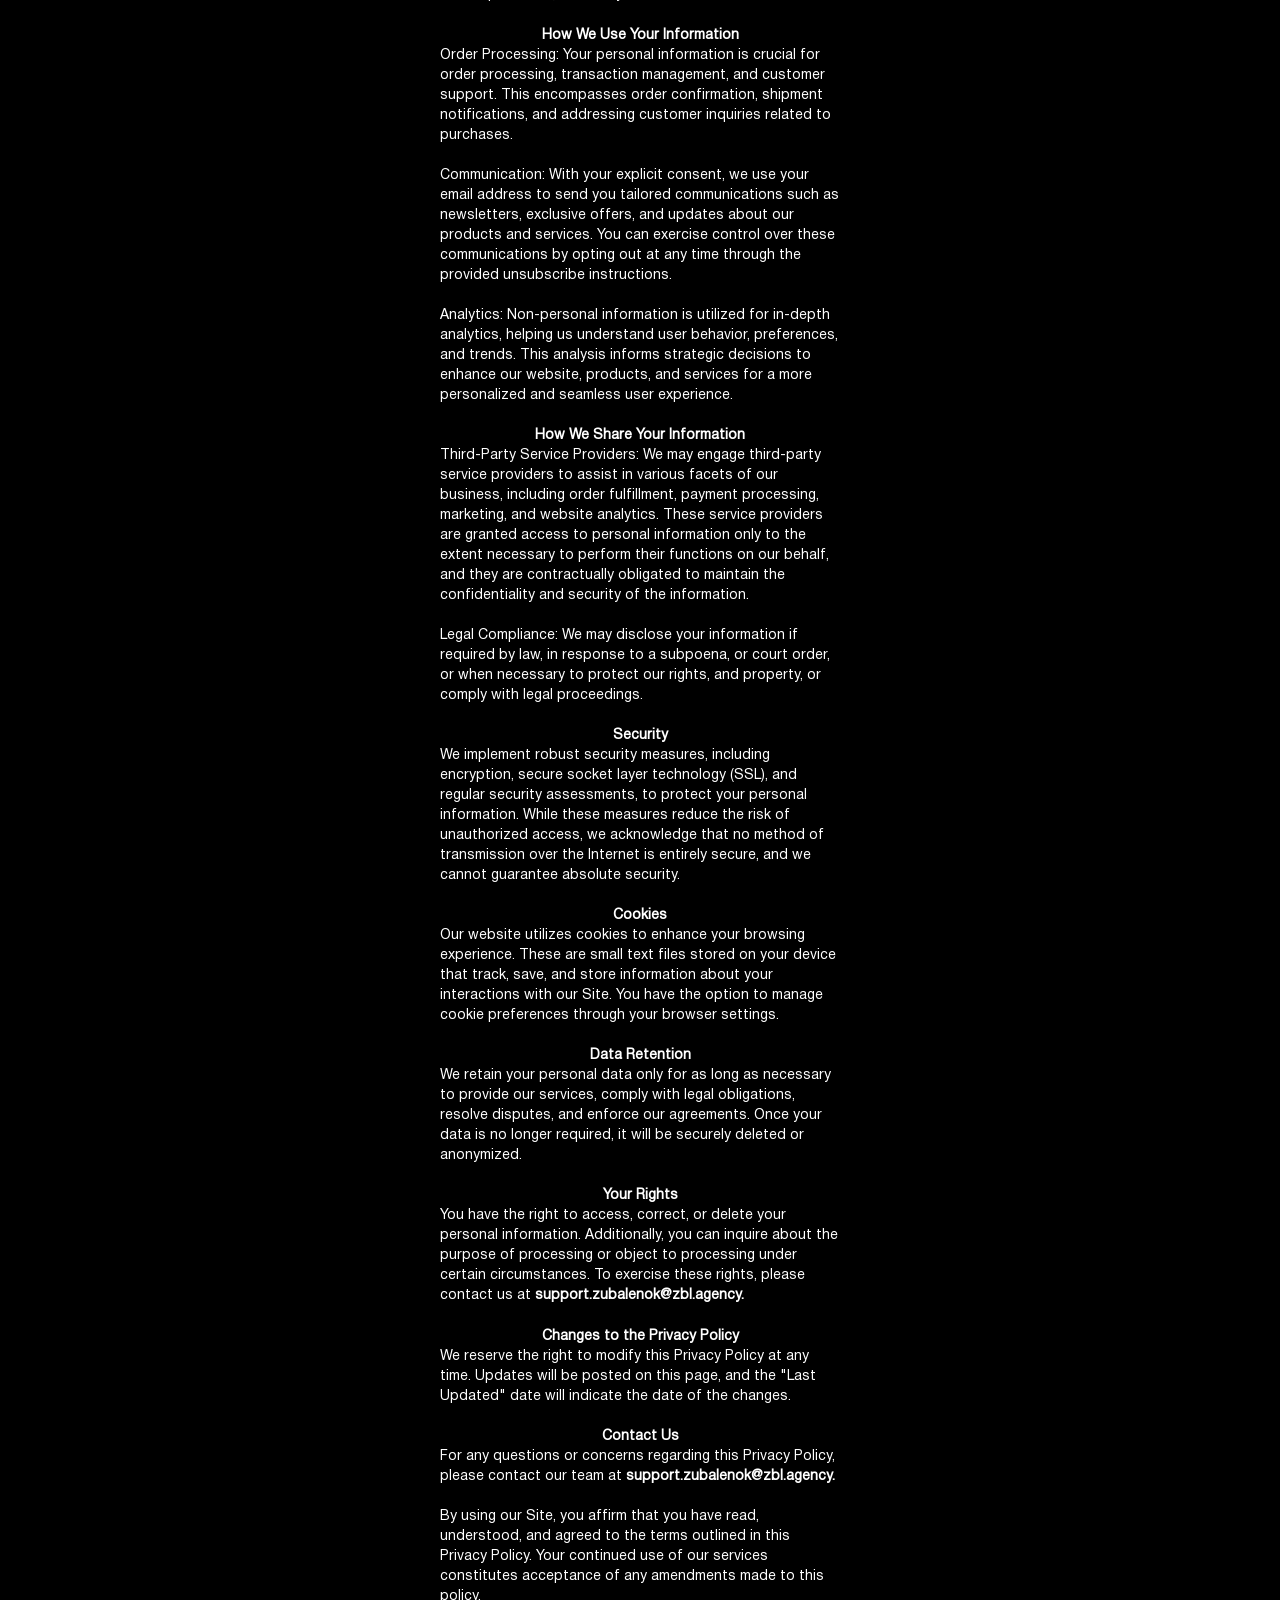
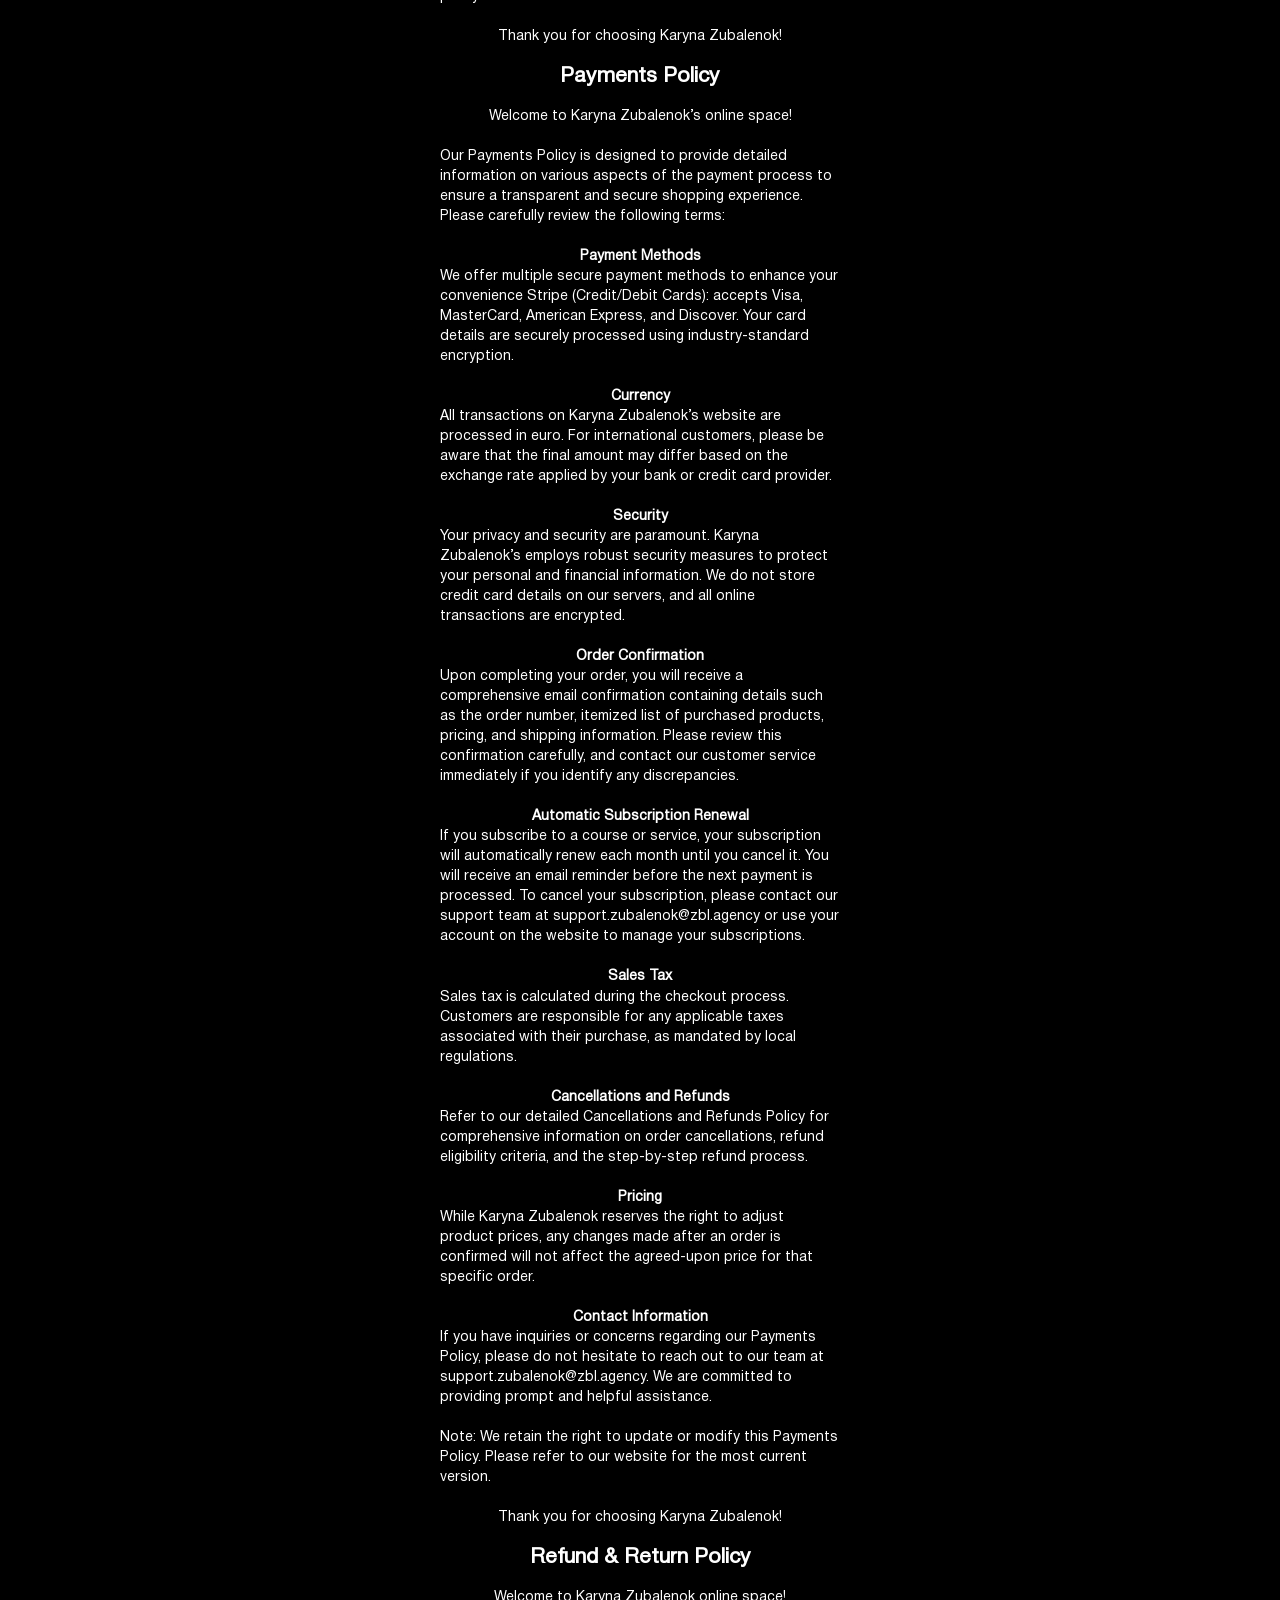
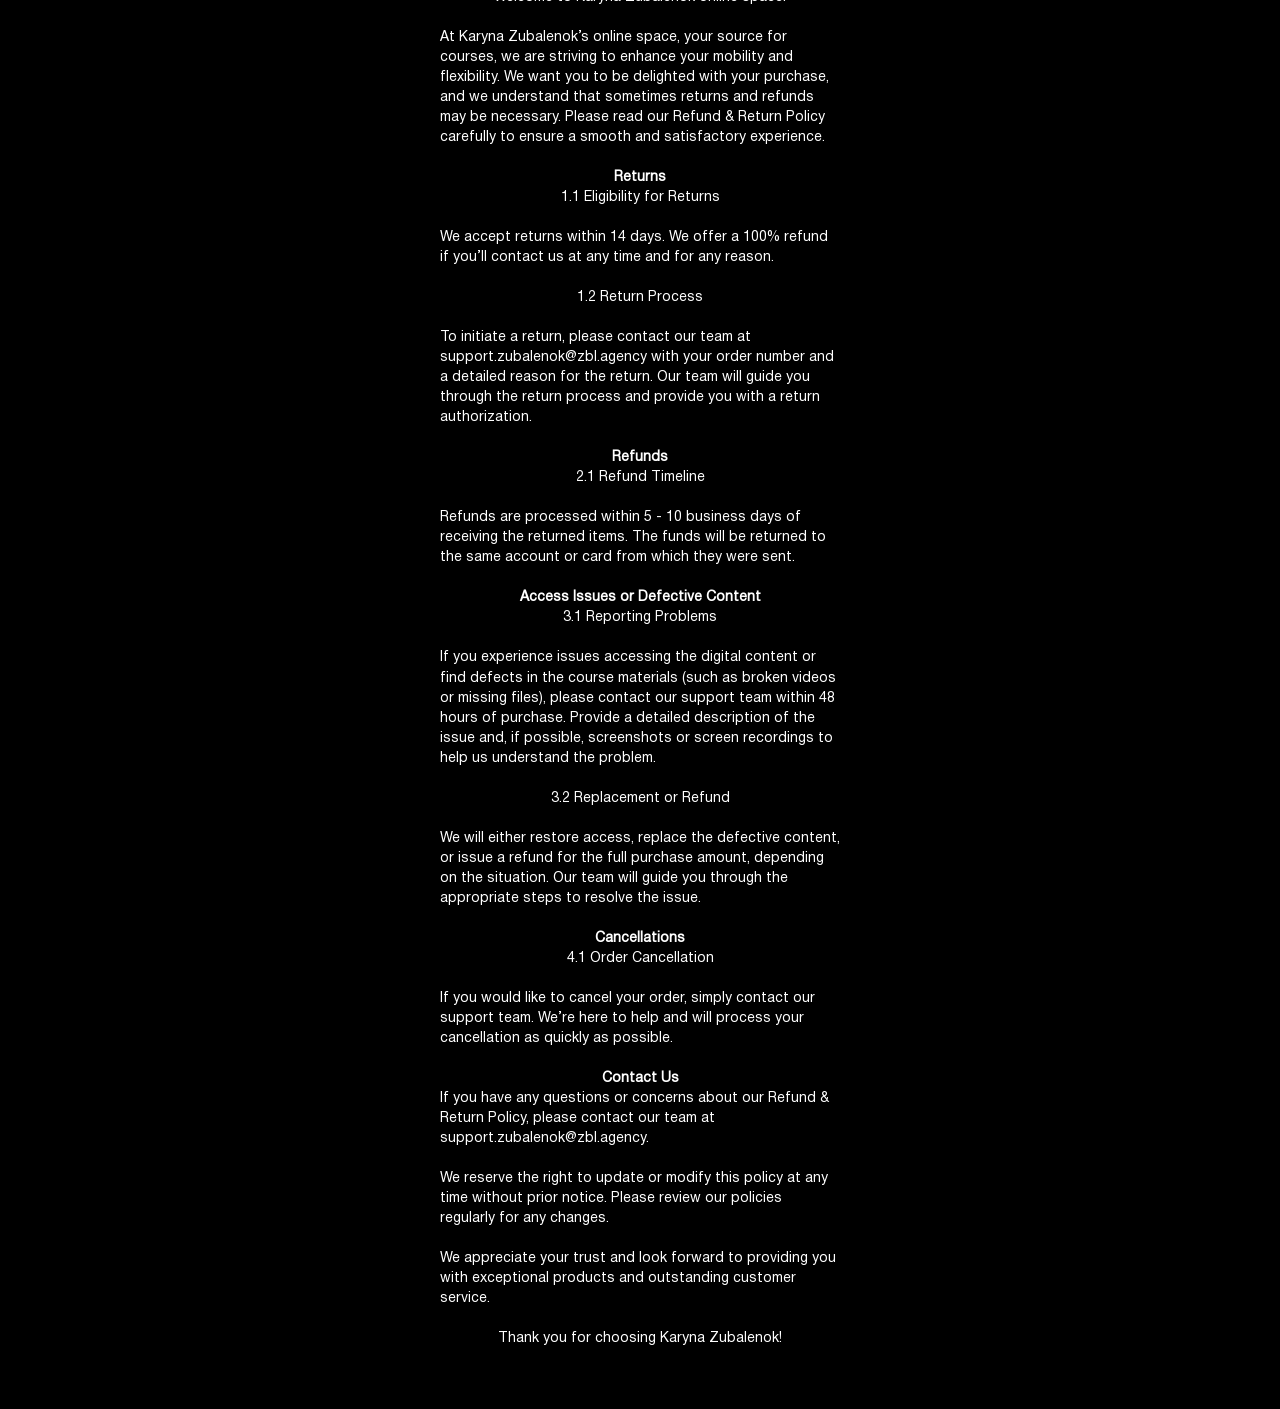
<file: thankyoupage/policy/index.html>
<!DOCTYPE html>
<html lang="en">
<head>
    <meta charset="UTF-8">
    <meta name="viewport" content="width=device-width, initial-scale=1.0">
    <link href="https://fonts.googleapis.com/css2?family=Montserrat:wght@250;300;400;500;700&display=swap"
        rel="stylesheet">
    <link href="https://fonts.googleapis.com/css2?family=Forum&display=swap" rel="stylesheet">
    <link rel="stylesheet" href="css/style.css">
    <link rel="stylesheet" href="css/fonts.css">
    <title>Privacy Policy and User Agreement</title>

</head>
<body> 
    <div class="selection">
        <div class="head">
<h2>Terms of Use</h2><br>

<p>Welcome to Karyna Zubalenok’s online space, your source for courses, created to enhance your mobility and flexibility. Before you start exploring, 
please take a moment to read and agree to our straightforward Terms of Use. 
We appreciate your careful consideration.</p><br>
<p>Our services are provided by ZBL Company BV, a company registered in Belgium, with its registered office at Delaerestraat 6a, 8800 Roeselare, Belgium, BE1022336448.</p><br>
<p><strong>Acceptance of Terms</strong></p>
<p>By accessing or using Karyna Zubalenok’s website, you acknowledge that you have read, understood, and agree to be bound by these Terms of Use. 
If you do not agree to these terms, please refrain from using our website.</p><br>

<p><strong>Use of the Website</strong></p>
<p>Eligibility: You must be at least 18 years old to use this website. By using the website, you confirm 
that you are 18 years of age or older.</p><br>

<p>Account Registration: To make a purchase, you may need to create an account. 
You are responsible for maintaining the confidentiality of 
your account information, including your password, and for all activity 
that occurs under your account.</p><br>

<p>User Content: You may submit reviews, comments, and other content. By submitting content, 
you grant Karyna Zubalenok a non-exclusive, royalty-free, perpetual, irrevocable, and fully 
sublicensable right to use, reproduce, modify, adapt, publish, translate, create derivative 
works from, distribute, and display such content.</p><br>

<p><strong>Product Information</strong></p>

<p>Exclusive product: Karyna Zubalenok offers exclusive courses. All images, descriptions, 
and specifications are provided for informational purposes only.</p><br>

<p>Pricing: All prices are in Euro and are subject to change without notice. Karyna Zubalenok 
reserves the right to modify, suspend, or discontinue the sale of any product at any time.</p><br>

<p>Limited Editions: Some items may be offered in limited quantities, and availability is not 
guaranteed. Karyna Zubalenok reserves the right to limit the quantity of items purchased per 
person or per order.</p><br>

<p><strong>Ordering and Payments</strong></p>

<p>Order Confirmation: Once you place an order, you will receive an email confirmation. This confirmation 
does not constitute acceptance of your order but serves as acknowledgment of receipt.</p><br>

<p>Payment: Payment is required at the time of purchase. We accept Stripe (Mastercard, Visa, American Express, 
Discover, and all transactions are processed securely.</p><br>

<p>Cancellation: Orders may be canceled within 24 hours of placement. After this period, cancellations may not 
be possible, and the standard return policy applies.</p><br>

<p><strong>Shipping and Delivery</strong></p>
<p>Shipping Policies: Karyna Zubalenok’s course is  a digital product, so there is no shipping involved - 
you can start learning online immediately.</p><br>

<p><strong>Returns and Exchanges</strong></p>
<p>Return Policy: Karyna Zubalenok accepts returns.  You can contact us at any time and for any reason, and 
we will refund you your money. We offer a 100% refund if the customer contacts us within 14 days.</p><br>

<p>Refund Processing: Refunds are processed within 5 - 10 business days of receiving the 
returned items. The funds will be returned to the same account or card from which they were sent.</p><br>

<p><strong>Intellectual Property</strong></p>

<p>Copyright: All content on Karyna Zubalenok’s website, including text, images, 
and designs, is the intellectual property of Karyna Zubalenok and is protected by copyright laws.</p><br>

<p>Trademarks: The Karyna Zubalenok’s name, logo, 
and other trademarks are registered and protected. Unauthorized use is strictly prohibited.</p><br>

<p><strong>Privacy</strong></p>

<p>Privacy Policy: Your privacy is important to us. Please review our Privacy Policy to 
understand how we collect, use, and disclose information.</p><br>

<p><strong>Services and Ownership</strong></p>

<p>Our company, registered as ZBL Company BV, located at Delaerestraat 6a, 8800 Roeselare, Belgium, 
BE1022336448, provides services through the following websites: begmobility.online, onlyflexibility.online, 
back-mobility.online, inhompower.shop.</p><br>

<p><strong>Termination</strong></p>

<p>Karyna Zubalenok reserves the right to terminate or suspend your account and access to the 
website at its sole discretion, without notice, for any reason, including but not limited to a 
violation of these Terms of Use.</p><br>

<p><strong>Changes to Terms</strong></p>

<p>Karyna Zubalenok may update these Terms of Use from time to time. The date of the latest 
revision will be indicated at the top of this page. Continued use of the website after any 
changes constitutes acceptance of the revised terms.</p><br>

<p>If you have any questions or concerns about these Terms of Use, please contact us at 
support.zubalenok@zbl.agency.</p><br>

<p>Thank you for choosing Karyna Zubalenok!</p><br>

<h2>Privacy Policy</h2><br>

<p>Welcome to Karyna Zubalenok’s online space!</p><br>

<p>Our Privacy Policy is designed to offer you a comprehensive insight into the intricacies 
of how we gather, utilize, disclose, and safeguard your personal information. Our unwavering 
commitment revolves around ensuring the utmost security and confidentiality of your data, thereby 
cultivating a foundation of trust in our services.</p><br>

<p>ZBL Company BV, recognises the importance of maintaining the confidentiality, integrity and 
security of your personal data (“Personal Data”), and hereby informs you that any Personal Data 
which you provide through our Website, will be processed in compliance with current European 
privacy laws (Regulation (EU) 2016/679 – “GPDR”) and with any specific local regulations 
applicable from time to time for the processing of data outside the European Union, together 
with the principles and general rules of conduct.</p><br>

<p><strong>Information We Collect</strong></p>

<p>Personal Information:
We collect a range of personal information to facilitate your interaction with our Site. 
This includes but is not limited to, your name, email address, postal address, phone number, 
and payment details. We collect this information during account creation, order placement, 
newsletter subscriptions, and your participation in surveys and promotions.</p><br>
<p>Non-Personal Information:
In addition to personal information, we gather non-personal information related to your 
interactions with our Site. This may include data such as browser information, device type, 
IP address, geolocation data, and other analytical information. We utilize this data to improve 
website functionality, optimize user experiences, and analyze broader trends.</p><br>

<p><strong>How We Use Your Information</strong></p>
<p>Order Processing:
Your personal information is crucial for order processing, transaction management,
 and customer support. This encompasses order confirmation, shipment notifications, 
 and addressing customer inquiries related to purchases.
</p><br>

<p>Communication:
With your explicit consent, we use your email address to send you tailored communications 
such as newsletters, exclusive offers, and updates about our products and services. 
You can exercise control over these communications by opting out at any time through the 
provided unsubscribe instructions.
</p><br>

<p>Analytics:
Non-personal information is utilized for in-depth analytics, helping us understand user behavior, 
preferences, and trends. This analysis informs strategic decisions to enhance our website, products, 
and services for a more personalized and seamless user experience.</p><br>

<p><strong>How We Share Your Information</strong></p>

<p>Third-Party Service Providers:
We may engage third-party service providers to assist in various facets of our business, 
including order fulfillment, payment processing, marketing, and website analytics. These service 
providers are granted access to personal information only to the extent necessary to perform their 
functions on our behalf, and they are contractually obligated to maintain the confidentiality and 
security of the information.</p><br>

<p>Legal Compliance:
We may disclose your information if required by law, in response to a subpoena, or court order, 
or when necessary to protect our rights, and property, or comply with legal proceedings.</p><br>

<p><strong>Security</strong></p>
<p>We implement robust security measures, including encryption, secure socket layer technology (SSL), 
and regular security assessments, to protect your personal information. While these measures reduce 
the risk of unauthorized access, we acknowledge that no method of transmission over the Internet is 
entirely secure, and we cannot guarantee absolute security.</p><br>

<p><strong>Cookies</strong></p>
<p>Our website utilizes cookies to enhance your browsing experience. These are small text files 
stored on your device that track, save, and store information about your interactions with our Site. 
You have the option to manage cookie preferences through your browser settings.</p><br>

<p><strong>Data Retention</strong></p>
<p>We retain your personal data only for as long as necessary to provide our services, comply 
with legal obligations, resolve disputes, and enforce our agreements. Once your data is no longer 
required, it will be securely deleted or anonymized.</p><br>

<p><strong>Your Rights</strong></p>
<p>You have the right to access, correct, or delete your personal information. Additionally,
you can inquire about the purpose of processing or object to processing under certain circumstances. 
To exercise these rights, please contact us at <b>support.zubalenok@zbl.agency.</b></p><br>

<p><strong>Changes to the Privacy Policy</strong></p>
<p>We reserve the right to modify this Privacy Policy at any time. Updates will be posted on this page, and the 
"Last Updated" date will indicate the date of the changes.</p><br>

<p><strong>Contact Us</strong></p>
<p>For any questions or concerns regarding this Privacy Policy, please contact our team at 
<b>support.zubalenok@zbl.agency.</b></p><br>

<p>By using our Site, you affirm that you have read, understood, and agreed to the terms 
outlined in this Privacy Policy. Your continued use of our services constitutes acceptance of 
any amendments made to this policy.</p><br>

<p>Thank you for choosing Karyna Zubalenok!</p><br>

<h2>Payments Policy</h2><br>

<p>Welcome to Karyna Zubalenok’s online space!</p><br>
<p>Our Payments Policy is designed to provide detailed information on various aspects of 
the payment process to ensure a transparent and secure shopping experience. Please carefully 
review the following terms:</p><br>

<p><strong>Payment Methods</strong></p>
<p>We offer multiple secure payment methods to enhance your convenience Stripe (Credit/Debit Cards): 
accepts Visa, MasterCard, American Express, and Discover. Your card details are securely processed 
using industry-standard encryption.</p><br>

<p><strong>Currency</strong></p>
<p>All transactions on Karyna Zubalenok’s website are processed in euro. For international customers, 
please be aware that the final amount may differ based on the exchange rate applied by your bank or 
credit card provider.</p><br>

<p><strong>Security</strong></p>
<p>Your privacy and security are paramount. Karyna Zubalenok’s employs robust security measures to 
protect your personal and financial information. We do not store credit card details on our servers, 
and all online transactions are encrypted.</p><br>

<p><strong>Order Confirmation</strong></p>
<p>Upon completing your order, you will receive a comprehensive email confirmation containing 
details such as the order number, itemized list of purchased products, pricing, and shipping 
information. Please review this confirmation carefully, and contact our customer service 
immediately if you identify any discrepancies.</p><br>

<p><strong>Automatic Subscription Renewal</strong></p>
<p>If you subscribe to a course or service, your subscription will automatically renew each month 
until you cancel it. You will receive an email reminder before the next payment is processed. 
To cancel your subscription, please contact our support team at support.zubalenok@zbl.agency  
or use your account on the website to manage your subscriptions.</p><br>

<p><strong>Sales Tax</strong></p>
<p>Sales tax is calculated during the checkout process. Customers are responsible for any 
applicable taxes associated with their purchase, as mandated by local regulations.</p><br>

<p><strong>Cancellations and Refunds</strong></p>
<p>Refer to our detailed Cancellations and Refunds Policy for comprehensive information on order 
cancellations, refund eligibility criteria, and the step-by-step refund process.</p><br>

<p><strong>Pricing</strong></p>
<p>While Karyna Zubalenok reserves the right to adjust product prices, any changes made after an order
 is confirmed will not affect the agreed-upon price for that specific order.</p><br>
 
<p><strong>Contact Information</strong></p>
<p>If you have inquiries or concerns regarding our Payments Policy, please do not hesitate to reach out 
 to our team at support.zubalenok@zbl.agency. We are committed to providing prompt and helpful 
 assistance.</p><br>
 
 <p>Note: We retain the right to update or modify this Payments Policy. Please refer to our website for 
  the most current version.</p><br>
  
<p>Thank you for choosing Karyna Zubalenok!</p><br>

<h2>Refund & Return Policy</h2><br>

<p>Welcome to Karyna Zubalenok online space!</p><br>
<p>At Karyna Zubalenok’s online space, your source for courses, we are striving to enhance your 
mobility and flexibility. We want you to be delighted with your purchase, and we understand that 
sometimes returns and refunds may be necessary. Please read our Refund & Return Policy carefully 
to ensure a smooth and satisfactory experience.</p><br>

<p><strong>Returns</strong></p>

<p>1.1 Eligibility for Returns</p><br>
<p>We accept returns within 14 days. We offer a 100% refund if you’ll contact us at any 
time and for any reason.</p><br>

<p>1.2 Return Process</p><br>
<p>To initiate a return, please contact our team at support.zubalenok@zbl.agency with your 
order number and a detailed reason for the return. Our team will guide you through the return 
process and provide you with a return authorization.</p><br>

<p><strong>Refunds</strong></p>
<p>2.1 Refund Timeline</p><br>
<p>Refunds are processed within 5 - 10 business days of receiving the returned items. The funds will be 
returned to the same account or card from which they were sent.</p><br>

<p><strong>Access Issues or Defective Content</strong></p>
<p>3.1 Reporting Problems</p><br>
<p>If you experience issues accessing the digital content or find defects in the course materials 
(such as broken videos or missing files), please contact our support team within 48 hours of purchase. 
Provide a detailed description of the issue and, if possible, screenshots or screen recordings to 
help us understand the problem.</p><br>
<p>3.2 Replacement or Refund</p><br>
<p>We will either restore access, replace the defective content, or issue a refund for the full 
purchase amount, depending on the situation. Our team will guide you through the appropriate steps 
to resolve the issue.</p><br>

<p><strong>Cancellations</strong></p>
<p>4.1 Order Cancellation</p><br>
<p>If you would like to cancel your order, simply contact our support team. We’re here to help and will 
process your cancellation as quickly as possible.</p><br>

<p><strong>Contact Us</strong></p>
<p>If you have any questions or concerns about our Refund & Return Policy, please contact our team at 
support.zubalenok@zbl.agency.</p><br>
<p>We reserve the right to update or modify this policy at any time without prior notice. Please review our 
policies regularly for any changes.</p><br>
<p>We appreciate your trust and look forward to providing you with exceptional products and outstanding customer 
service.</p><br>
<p>Thank you for choosing Karyna Zubalenok!</p><br>

</body>
</html>
</file>
<file: css/nullStyle.css>
/* =========================
   1. Box sizing
   ========================= */
*,
*::before,
*::after {
  box-sizing: border-box;
}

/* =========================
   2. Remove default margins
   ========================= */
* {
  margin: 0;
  padding: 0;
}

/* =========================
   3. HTML & body defaults
   ========================= */
html {
  height: 100%;
  -webkit-text-size-adjust: 100%;
  scroll-behavior: smooth;
}

body {
  min-height: 100%;
  background-color: #fff;
  line-height: 1.5;
  margin: 0;
  font-family: 'Source Sans 3', sans-serif;
  padding: 0;
  text-rendering: optimizeSpeed;
  -webkit-font-smoothing: antialiased;
}

.mainTitle{
  
  font-weight: 400;
  font-size: 33px;
  line-height: 144%;
  text-transform: uppercase;
  text-align: center;
  color: #fff;
  margin-bottom: 20px;
}


.mainTitle span{
background: linear-gradient(43deg, #0db3e1 0%, #21e9cd 100%);
background-clip: text;
-webkit-background-clip: text;
-webkit-text-fill-color: transparent;
}

.wrapper{
    width: 100%;
    overflow: hidden;
    max-width: 440px;
    margin: 0 auto;
}

@media(min-width: 800px){

  .mainText{
    font-size: 1.2vw;
  }
}

/* =========================
   4. Media elements
   ========================= */
img,
picture,
video,
canvas,
svg {
  display: block;
  max-width: 100%;
  height: auto;
}

/* =========================
   5. Forms
   ========================= */
input,
button,
textarea,
select {
  font: inherit;
  color: inherit;
  background: none;
  border: none;
  outline: none;
}

button {
  cursor: pointer;
  
}

textarea {
  resize: vertical;
}

/* =========================
   6. Links
   ========================= */
a {
  color: inherit;
  text-decoration: none;
  
}

/* =========================
   7. Lists
   ========================= */
ul,
ol {
  list-style: none;
}

/* =========================
   8. Headings & text
   ========================= */
  h1{
    font-size: inherit;
    font-weight: inherit;
    
  }
 h2, h3, h4, h5, h6 {
  font-size: inherit;
  font-weight: inherit;
  
}


span{
  
}

p {
  overflow-wrap: break-word;
  
}

/* =========================
   9. Tables
   ========================= */
table {
  border-collapse: collapse;
  border-spacing: 0;
}

/* =========================
   10. Accessibility & UX
   ========================= */
:focus-visible {
  outline: 2px solid currentColor;
  outline-offset: 2px;
}

/* =========================
   11. Reduced motion
   ========================= */
@media (prefers-reduced-motion: reduce) {
  *,
  *::before,
  *::after {
    animation-duration: 0.01ms !important;
    animation-iteration-count: 1 !important;
    transition-duration: 0.01ms !important;
    scroll-behavior: auto !important;
  }
}
</file>
<file: css/main.css>
.s1 {
  width: 440px;
  height: 820px;
  position: relative;
  overflow: hidden;
  background-color: #ffffff;
  background-image: url(../images/img2.webp);
  background-repeat: no-repeat;
  background-size: contain;
}

.s1 * {
  box-sizing: border-box;
}


/* Bottom White Fade to ensure text readability */
.s1-gradient-overlay {
  position: absolute;
  bottom: 0;
  left: 0;
  width: 100%;
  height: 250px;
  z-index: 1;
  pointer-events: none;
}

/* Top Marquee */
.s1-marquee-wrapper {
  position: relative;
  z-index: 2;
  width: 100%;
  margin-top: 15px;
  height: 32px;
  background: linear-gradient(175deg, #E70F26 0%, #FF4B5E 100%);
  display: flex;
  align-items: center;
  overflow: hidden;
}

.s1-marquee {
  display: flex;
  flex-shrink: 0;
  animation: s1-scroll-left 15s linear infinite;
}

.s1-marquee-part {
  display: flex;
  align-items: center;
  white-space: nowrap;
}

.s1-marquee-text, .s1-star {
  color: #ffffff;
  font-size: 15px;
  font-weight: 500;
  text-transform: uppercase;
  padding: 0 8px;
}

@keyframes s1-scroll-left {
  0% { transform: translateX(0); }
  100% { transform: translateX(-50%); }
}

/* Header Text */
.s1-header {
  position: relative;
  z-index: 2;
  text-align: center;
  padding-top: 24px;
  display: flex;
  flex-direction: column;
  align-items: center;
}

.s1-title {
  color: #E70F26;
  font-size: 64px;
  font-weight: 800;
  line-height: 58px;
  text-transform: uppercase;
  font-family: 'Outfit', sans-serif;
  margin: 0;
  letter-spacing: -0.5px;
}

.s1-subtitle {
  color: #000000;
  font-size: 16.5px;
  font-weight: 800;
  text-transform: uppercase;
  letter-spacing: 0.2px;
}

/* Start Date Badge */
.s1-badge {
  position: absolute;
  right: 0;
  top: 432px;
  background: #ffffff;
  border: 1px solid #E70F26;
  border-right: none;
  border-radius: 100px 0 0 100px;
  display: flex;
  align-items: center;
  gap: 10px;
  padding: 12px 18px 12px 20px;
  z-index: 2;
}

.s1-badge-icon {
  width: 16px;
  height: 16px;
  object-fit: contain;
}

.s1-badge-text {
  color: #000000;
  font-size: 13px;
  font-weight: 700;
  text-transform: uppercase;
  line-height: 1.3;
  letter-spacing: 1px;
}

/* Bottom Content */
.s1-bottom-wrapper {
  position: absolute;
  bottom: 24px;
  left: 0;
  width: 100%;
  display: flex;
  flex-direction: column;
  align-items: center;
  z-index: 2;
  padding: 0 16px;
}

.hidden-button{
  width: 160px;
    height: 160px;
    position: absolute;
    top: 310px;
    border-radius: 100%;
    left: 37px;
}

.s1-desc {
  text-align: center;
  color: #000000;
  font-size: 15.5px;
  font-weight: 800;
  line-height: 1.45;
  text-transform: uppercase;
  margin: 0 0 18px 0;
}

.s1-btn {
  width: 100%;
  max-width: 410px;
  height: 75px;
  background: linear-gradient(175deg, #E70F26 0%, #FF4B5E 100%);
  border-radius: 100px;
  display: flex;
  justify-content: center;
  align-items: center;
  position: relative;
  overflow: hidden;
  gap: 12px;
  border: none;
  color: #ffffff;
  font-size: 24px;
  font-weight: 700;
  text-transform: uppercase;
  cursor: pointer;
}

.s1-btn-icon {
  width: 20px;
  height: 24px;
  object-fit: contain;
}

.s1-note {
  text-align: center;
  color: #000000;
  font-size: 14px;
  font-weight: 500;
  margin: 16px 0 0 0;
}




.s2 {
  width: 440px;
  min-height: 560px;
  position: relative;
  overflow: hidden;
  background: url(../images/Results_mobile.webp) no-repeat;
  background-size: 100% 100%;
  padding: 45px 0 0px 0;
  display: flex;
  flex-direction: column;
  align-items: center;
  box-sizing: border-box;
}

.s2 * {
  box-sizing: border-box;
}

.s2-glow {
  position: absolute;
  top: 50px;
  left: 50%;
  transform: translateX(-50%);
  width: 350px;
  height: 250px;
  background: radial-gradient(ellipse at center, rgba(231, 15, 38, 0.12) 0%, rgba(255, 255, 255, 0) 70%);
  pointer-events: none;
  z-index: 1;
}

.s2-title {
  color: #E70F26;
  font-size: 42px;
  font-weight: 800;
  font-family: 'Outfit', sans-serif;
  line-height: 1.1;
  text-transform: uppercase;
  text-align: center;
  margin: 0 0 45px 0;
  position: relative;
  z-index: 2;
  letter-spacing: -0.5px;
}

.s2-cards {
  display: flex;
  flex-direction: column;
  gap: 15px;
  width: 380px;
  position: relative;
  z-index: 2;
}

.s2-card {
  width: 100%;
  height: 85px;
  background: #EAEAEA;
  border: 1.5px solid #FFFFFF;
  border-radius: 14px;
  box-shadow: 0 6px 15px rgba(0, 0, 0, 0.06);
  position: relative;
  display: flex;
  align-items: center;
}

.s2-text {
  color: #000000;
  font-size: 16.5px;
  line-height: 1.4;
  font-weight: 400;
}

.s2-highlight {
  background: #FF3B53;
  color: #FFFFFF;
  font-weight: 600;
  padding: 0 4px;
  display: inline-block;
}

/* Картка 1: Дівчина тягнеться */
.s2-img-1 {
  position: absolute;
    left: 1px;
    top: -28px;
    width: 179px;
    height: auto;
    z-index: 3;
}

.s2-text-1 {
  margin-left: 165px;
}

/* Картка 2: Килимок та блоки */
.s2-text-2 {
  margin-left: 20px;
  z-index: 3;
}

.s2-img-2-wrapper {
  position: absolute;
  right: -23px;
  top: 0;
  width: 140px;
  height: 100%;
  border-radius: 0 12.5px 12.5px 0;
  overflow: hidden;
  z-index: 2;
}

.s2-img-2 {
  width: 85%;
  height: 100%;
  object-fit: cover;
  object-position: right center;
}

/* Картка 3: Дівчина з блоком */
.s2-img-3 {
  position: absolute;
  left: 20px;
  bottom: 0; /* Зображення обрізається рівно по нижньому краю */
  height: 105px;
  width: auto;
  z-index: 3;
}

.s2-text-3 {
  margin-left: 155px;
}



.s3 {
  width: 440px;
  padding: 0px 24px 40px 24px;
  display: flex;
  justify-content: center;
  align-items: center;
  box-sizing: border-box;
}

.s3 * {
  box-sizing: border-box;
}

.s3-banner {
  width: 100%;
  max-width: 392px;
  background: linear-gradient(175deg, #E70F26 0%, #FF4B5E 100%);
  border-radius: 12px;
  padding: 24px 0 24px 18px;
  display: flex;
  align-items: center;
  gap: 16px;
  box-shadow: 0px 10px 25px rgba(231, 15, 38, 0.15);
}

.s3-badge {
  width: 90px;
  height: 120px;
  flex-shrink: 0;
  object-fit: contain;
  /* Застосовуємо screen для білого бейджа на чорному тлі, 
     щоб чорний став прозорим, а сам бейдж залишився білим.
     Текст всередині бейджа стане червоним за рахунок фону банера. */
  mix-blend-mode: screen;
}

.s3-content {
  display: flex;
  flex-direction: column;
  gap: 8px;
}

.s3-title {
  margin: 0;
  color: #ffffff;
  font-family: 'Outfit', sans-serif;
  font-size: 32px;
  font-weight: 700;
  text-transform: uppercase;
  line-height: 1;
  letter-spacing: 0.5px;
}

.s3-text {
  margin: 0;
  color: #ffffff;
  font-size: 14px;
  line-height: 1.35;
  font-weight: 400;
}

.s3-text-bold {
  font-weight: 700;
}



.s4 {
  width: 440px;
  background: url(../images/Results_mobile.webp) no-repeat;
  background-size: 100% 100%;
  padding: 45px 0 55px 0;
  display: flex;
  flex-direction: column;
  align-items: center;
  box-sizing: border-box;
}

.s4 * {
  box-sizing: border-box;
}

.s4-title {
  color: #E70F26;
  font-size: 40px;
  font-weight: 800;
  font-family: 'Outfit', sans-serif;
  line-height: 1.1;
  text-align: center;
  text-transform: uppercase;
  margin: 0 0 15px 0;
  letter-spacing: -0.5px;
}

.s4-access-banner {
  width: 380px;
background: rgba(255, 255, 255, 0.39);
  border-radius: 14px;
  padding: 20px;
  display: flex;
  flex-direction: column;
  align-items: center;
  gap: 12px;
  box-shadow: 0 4px 15px rgba(0, 0, 0, 0.04);
  margin-bottom: 32px;
  border: 1px solid rgba(0, 0, 0, 0.03);
}

.s4-icon {
  width: 24px;
  height: auto;
  object-fit: contain;
}

.s4-access-text {
  text-align: center;
  color: #000000;
  font-size: 15px;
  line-height: 1.4;
  font-weight: 500;
  text-transform: uppercase;
}

.s4-highlight {
  color: #E70F26;
  font-weight: 800;
}

.s4-cards-container {
  display: flex;
  flex-direction: column;
  gap: 22px;
  width: 380px;
}

.s4-card {
  width: 100%;
  height: 250px;
  position: relative;
  border-radius: 25px;
  overflow: hidden;
  box-shadow: 0 4px 22px 0 rgba(0, 0, 0, 0.40);
  background-color: #fff;
}

.s4-card-img {
  width: 100%;
  height: 100%;
  object-fit: cover;
  position: absolute;
  top: 0;
  left: 0;
  z-index: 1;
}

.s4-number {
  position: absolute;
  top: 18px;
  left: 18px;
  width: 42px;
  height: 42px;
  background: radial-gradient(ellipse at center, rgba(231, 15, 38, 0.7) 0%, rgba(231, 15, 38, 0.4) 100%);
  backdrop-filter: blur(5px);
  -webkit-backdrop-filter: blur(5px);
  border: 1px solid rgba(255, 255, 255, 0.2);
  border-radius: 50%;
  display: flex;
  justify-content: center;
  align-items: center;
  color: #FFFFFF;
  font-size: 15px;
  font-weight: 400;
  z-index: 3;
}

.s4-footer {
  position: absolute;
  bottom: 0;
  left: 0;
  width: 100%;
  padding: 15px 24px;
  background: url(../images/frame.webp) no-repeat;
  background-size: 100% 100%;
  color: #FFFFFF;
  font-size: 15.5px;
  border-radius: 25px;
  line-height: 1.4;
  font-weight: 400;
  z-index: 2;
}

.s4-footer-bold {
  font-weight: 700;
}


.s5 {
  width: 440px;
  background: url(../images/Results_mobile.webp) no-repeat;
  background-size: 100% 100%;
  padding: 45px 0 50px 0;
  display: flex;
  flex-direction: column;
  align-items: center;
  box-sizing: border-box;
}

.s5 * {
  box-sizing: border-box;
}

.s5-title {
  font-size: 32px;
  font-weight: 800;
  font-family: 'Outfit', sans-serif;
  text-transform: uppercase;
  color: #000000;
  margin: 0 0 25px 0;
  text-align: center;
  letter-spacing: -0.5px;
}

.s5-title-red {
  color: #E70F26;
}

.s5-card {
  width: 380px;
  background: #FFFFFF;
  border-radius: 12px;
  box-shadow: 0 6px 20px rgba(0, 0, 0, 0.08);
  position: relative;
  display: flex;
  flex-direction: column;
}

.s5-header-bg {
  width: 100%;
  height: 120px;
  background-image: url('../images/img7.webp');
  background-size: cover;
  background-position: center;
  border-radius: 12px 12px 0 0;
}

.s5-girl {
  position: absolute;
  /* Значення -31px ідеально вирівнює низ картинки (151px) з лінією розмежування (120px) */
  top: -31px;
  left: 113px;
  width: 252px;
  height: auto;
  z-index: 2;
  pointer-events: none;
}

.s5-card-body {
  padding: 15px 20px 24px 20px;
  text-align: center;
  display: flex;
  flex-direction: column;
  background: rgba(255, 255, 255, 0.56);
  gap: 22px;
}

.s5-desc {
  margin: 0;
  color: #000000;
  font-size: 16px;
  font-weight: 400;
  line-height: 1.4;
}

.s5-text-red {
  color: #FF1A33;
  font-weight: 600;
}

.s5-price {
  margin: 0;
  color: #000000;
  font-size: 16px;
  font-weight: 800;
  text-transform: uppercase;
}

.s5-price-red {
  color: #EF1931;
}


.s6 {
  width: 440px;
  background: linear-gradient(180deg, #FFFFFF 0%, rgba(255, 255, 255, 0) 50%, #FFFFFF 100%), #FAFAFA;
  padding: 45px 0;
  display: flex;
  flex-direction: column;
  align-items: center;
  box-sizing: border-box;
  overflow: hidden;
}

.s6 * {
  box-sizing: border-box;
}

.s6-title {
  color: #000000;
  font-size: 36px;
  font-weight: 800;
  text-transform: uppercase;
  font-family: 'Outfit', sans-serif;
  margin: 0 0 32px 0;
  text-align: center;
  letter-spacing: -0.5px;
}

.s6-title-red {
  color: #E70F26;
}

/* Swiper Base */
.s6-swiper {
  width: 100%;
  padding-left: 24px;
  padding-right: 24px;
}

.s6-slide {
  width: 221px !important;
  height: 374px;
  object-fit: cover;
  border-radius: 24px;
  border: 3px solid #D3D3D3;
  background-color: #FFFFFF;
}

/* Controls Wrapper */
.s6-controls {
  width: 100%;
  padding: 0 24px;
  margin-top: 32px;
  display: flex;
  justify-content: space-between;
  align-items: center;
}

/* Pagination Overrides */
.s6 .swiper-pagination {
  position: static !important; /* Перебиваємо стандартний абсолют Swiper */
  display: flex;
  gap: 12px;
  width: auto !important;
  align-items: center;
}

.s6 .swiper-pagination-bullet {
  width: 10px !important;
  height: 10px !important;
  border-radius: 50%;
  border: 1.5px solid #FF1A33;
  background: transparent !important;
  opacity: 0.5 !important;
  margin: 0 !important;
  cursor: pointer;
}

.s6 .swiper-pagination-bullet-active {
  opacity: 1 !important;
  background: #FF1A33 !important;
}

/* Navigation Overrides */
.s6-navigation {
  display: flex;
  gap: 14px;
}

.s6 .swiper-button-prev,
.s6 .swiper-button-next {
  position: static !important; /* Перебиваємо стандартний абсолют Swiper */
  width: 45px !important;
  height: 45px !important;
  border-radius: 50%;
  background: linear-gradient(175deg, #E70F26 0%, #FF4B5E 100%);
  margin-top: 0 !important;
  display: flex;
  justify-content: center;
  align-items: center;
  cursor: pointer;
  z-index: 10;
}

/* Ховаємо стандартні сині стрілки Swiper */
.s6 .swiper-button-prev::after,
.s6 .swiper-button-next::after {
  display: none !important;
}

.s6 .swiper-button-prev img,
.s6 .swiper-button-next img {
  width: 45px;
  height: 45px;
  object-fit: contain;
}

.s6-arrow-prev {
  transform: rotate(180deg);
}



.s7 {
  width: 440px;
  background: url(../images/Results_mobile.webp) no-repeat;
  background-size: 100% 100%;
  padding: 60px 24px;
  display: flex;
  flex-direction: column;
  align-items: center;
  box-sizing: border-box;
}

.s7 * {
  box-sizing: border-box;
}

.s7-title {
  color: #000000;
  font-size: 32px;
  font-family: 'Outfit', sans-serif;
  font-weight: 800;
  text-transform: uppercase;
  text-align: center;
  line-height: 1.15;
  margin: 0 0 32px 0;
  letter-spacing: -0.5px;
}

.s7-cards {
  display: flex;
  flex-direction: column;
  gap: 24px;
  width: 100%;
}

.s7-card {
  width: 100%;
  min-height: 100px;
  background: #F4F4F4;
  border-radius: 12px;
  box-shadow: 0 1.328px 15.933px 0 rgba(0, 0, 0, 0.25);
  display: flex;
  align-items: center;
  overflow: hidden;
}

.s7-img {
  width: 110px;
  height: 100%;
  min-height: 100px;
  object-fit: cover;
  flex-shrink: 0;
  /* Для відповідності заокругленим краям картинок зі скріншоту */
  border-radius: 12px 0 0 12px;
}

.s7-text {
  padding: 16px 20px 16px 16px;
  color: #000000;
  font-size: 15.5px;
  font-weight: 400;
  line-height: 1.35;
}

.s7-highlight {
  color: #FF1A33;
  font-weight: 700;
}



.s8 {
  width: 440px;
  height: 750px; /* Фіксована висота для відповідності пропорціям макета */
  background-color: #ffffff;
  position: relative;
  overflow: hidden;
  display: flex;
  flex-direction: column;
  align-items: center;
  box-sizing: border-box;
}

.s8 * {
  box-sizing: border-box;
}

.s8-bg {
  position: absolute;
  bottom: 0;
  left: 0;
  width: 100%;
  height: 100%;
  object-fit: contain;
  object-position: bottom;
  z-index: 1;
  pointer-events: none;
}

.s8-content {
  position: relative;
  z-index: 2;
  width: 100%;
  padding-top: 35px;
  display: flex;
  flex-direction: column;
  align-items: center;
}

.s8-title {
  font-family: 'Outfit', sans-serif;
  color: #000000;
  font-size: 34px;
  font-weight: 800;
  text-transform: uppercase;
  text-align: center;
  line-height: 1.15;
  margin: 0 0 16px 0;
  letter-spacing: -0.5px;
}

.s8-subtitle {
  color: #000000;
  font-size: 16.5px;
  font-weight: 400;
  line-height: 1.4;
  text-align: center;
  margin: 0 0 24px 0;
}

.s8-highlight {
  color: #E70F26;
  font-weight: 500;
}

.s8-banner {
  width: 390px;
  background: linear-gradient(175deg, #E70F26 0%, #FF4B5E 100%);
  border-radius: 12px;
  padding: 18px 20px 22px 20px;
  display: flex;
  flex-direction: column;
  justify-content: center;
  align-items: center;
  gap: 12px;
  box-shadow: 0px 8px 20px rgba(231, 15, 38, 0.15);
}

.s8-sparkle {
  width: 22px;
  height: 22px;
  object-fit: contain;
}

.s8-banner-text {
  color: #ffffff;
  font-size: 16.5px;
  font-weight: 400;
  text-align: center;
  line-height: 1.4;
  margin: 0;
}

.s8-banner-bold {
  display: block;
  font-size: 17.5px;
  font-weight: 700;
  text-transform: uppercase;
  line-height: 1.3;
}





.faq-section {
    width: 440px;
    margin: 0 auto;
    box-sizing: border-box;
    overflow: hidden;
  }


  /* Заголовок FAQ */
  .s7 .mainTitle {
    color: #000;
    font-size: 32px;
    padding-left: 24px;
    font-weight: 400;
    font-family: 'Outfit', sans-serif;
    text-transform: uppercase;
    line-height: 48px;
    letter-spacing: 0.96px;
    text-align: left;
    margin: 0 0 20px 0;
  }

  .s7__container {
    display: flex;
    flex-direction: column;
    gap: 16px;
    width: 100%;
  }

  /* Елемент FAQ */
  .s7__item {
    display: flex;
    flex-direction: column; /* Нормальний порядок: Питання зверху, Відповідь знизу */
    width: 100%;
  }

  /* Рядок питання */
  .s7__question {
    display: flex;
    align-items: center;
    gap: 14px;
    width: 100%;
    cursor: pointer;
    user-select: none;
    padding: 10px 24px;
  }

  .s7__q-icon {
    width: 35px;
    height: 35px;
    border-radius: 50%;
    display: flex;
    align-items: center;
    justify-content: center;
    flex-shrink: 0;
  }

  .s7__q-icon img {
    width: 40px;
    height: 40px;
    object-fit: contain;
  }

  .s7__q-text {
    color: #000;
    font-size: 16px;
    font-family: 'Source Sans 3', sans-serif;
    font-weight: 400;
    line-height: 20px;
    flex: 1;
  }

  .s7__arrow {
    width: 22px;
    height: 14px;
    display: flex;
    align-items: center;
    justify-content: center;
    opacity: 0.5;
    transition: transform 0.3s ease, opacity 0.3s ease;
    flex-shrink: 0;
    transform: rotate(0deg);
  }

  .s7__arrow img {
    width: 100%;
    height: auto;
    display: block;
  }

  /* Поворот стрілочки при відкритті */
  .s7__item.active .s7__arrow {
    transform: rotate(180deg);
    opacity: 1;
  }

  /* Блок відповіді (висувається знизу) */
  .s7__answer {
    max-height: 0;
    overflow: hidden;
    transition: max-height 0.35s cubic-bezier(0.4, 0, 0.2, 1);
  }

  .s7__answer-inner {
    display: flex;
    align-items: flex-end;
    gap: 10px;
    padding-top: 10px;
    padding-bottom: 17px;
    padding-left: 24px;
    padding-right: 24px;
  }

  .s7__answer-bubble {
    background: #fff;
    border-radius: 24px;
    padding: 14px 18px;
    color: #000;
    font-size: 15px;
    font-family: 'Source Sans 3', sans-serif;
    font-weight: 400;
    box-shadow: 0 4px 19px 0 rgba(0, 0, 0, 0.1);
    line-height: 20px;
    flex: 1;
    box-sizing: border-box;
    position: relative;
  }

  .s7__answer-bubble::after{
    content: "";
    display: block;
    width: 37px;
    height: 26px;
    position: absolute;
    right: -8px;
    bottom: 0;
    background-image: url(../images/vector.png);
    background-repeat: no-repeat;
    background-size: contain;
  }

  .s7__avatar {
    width: 50px;
    height: 50px;
    border-radius: 50%;
    object-fit: cover;
    flex-shrink: 0;
  }


.contacts {
    padding: 48px 24px 240px 24px;
    background: url(../images/Results_mobile.webp) no-repeat;
  background-size: 100% 100%;

  position: relative;
  z-index: 9;
    box-sizing: border-box;
}

.contacts__title {
    text-align: left; color: #282727; font-size: 32px;     font-family: 'Outfit', sans-serif; font-weight: 400; text-transform: uppercase; line-height: 48px; word-wrap: break-word;
    padding-bottom: 20px;
}

.contacts__grid {
    display: flex;
    justify-content: space-between;
    gap: 12px;
    margin-bottom: 25px;
}

.contacts__card {
    display: flex;
    flex-direction: column;
    align-items: center;
    justify-content: center;
    width: 118px;
    height: 120px;
    box-shadow: inset 0 2px 4px 0 rgba(0, 0, 0, 0.1), inset 0 -2px 4px 0 rgba(255, 255, 255, 0.25);
background: linear-gradient(180deg, rgba(255, 255, 255, 0.08) 0%, rgba(255, 255, 255, 0.08) 100%);
    border-radius: 30px;
    text-decoration: none;
    box-sizing: border-box;
    border: 1px solid rgba(255, 255, 255, 0.05);
    border-top: 1px solid rgba(255, 255, 255, 0.25);

}

.contacts__icon {
    width: 37%;
    object-fit: contain;
    margin-bottom: 12px;
}

.contacts__icon--email {
    width: 48px;
}

.contacts__label {
    color: #000;
    font-size: 16px;
    font-weight: 500;
   
    letter-spacing: 0.2px;
}

.contacts__policy {
    display: inline-block;
    color: #373737;
    font-size: 14px;

    font-weight: 400;
    text-decoration: underline;
    margin-bottom: 15px;
}

.contacts__copyright {
    color: #373737;
    font-size: 14px;
   
    font-weight: 400;
    line-height: 1.4;
    margin: 0 0 36px 0;
}

.contacts__payments {
    display: block;
    width: 100%;
    max-width: 90%;
    height: auto;
    object-fit: contain;
    margin-left: -2px;
}

.footer-bg {
  position: fixed;
  z-index: 99;
  bottom: 0;
  left: 0;
  width: 100%;
  display: flex;
  justify-content: center;
  opacity: 0;
  transform: translateY(150px);
  transition: all .5s ease;
  pointer-events: none; /* Щоб не перекривати кліки, коли неактивний */
}

.footer-bg.active {
  transform: translateY(0px);
  opacity: 1;
  pointer-events: auto;
}

.footer {
  border-radius: 32px 32px 0 0;
background: linear-gradient(180deg, rgba(255, 255, 255, 0.35) 0%, rgba(255, 255, 255, 0.70) 100%);
box-shadow: 0 -5px 18px 0 rgba(0, 0, 0, 0.25);
  backdrop-filter: blur(12px);
  -webkit-backdrop-filter: blur(12px);

  padding: 24px 24px 35px 24px;
  margin: 0 auto;
  width: 100%;
  max-width: 440px;
  display: flex;
  flex-direction: column;
  gap: 20px;
  box-sizing: border-box;
}

.footer * {
  box-sizing: border-box;
  margin: 0;
  padding: 0;
}

/* Верхній рядок з заголовком та таймером */
.footer-top-row {
  display: flex;
  align-items: center;
  justify-content: space-between;
  width: 100%;
}

.footer-title {
  color: #000;
text-align: center;
font-family: "Source Sans 3";
font-size: 20px;
font-style: normal;
font-weight: 400;
line-height: 20px; /* 100% */
text-transform: uppercase;
}

/* Таймер */
.footer-timer {
  display: flex;
  align-items: center;
  gap: 6px;
}

.timer-box {
  display: flex;
padding: 10px 8px;
justify-content: center;
align-items: center;
gap: 10px;
border-radius: 14px;
color: #FFF;
text-align: center;

/* Body1 */
font-family: 'Source Sans 3', sans-serif;
font-size: 20px;
font-style: normal;
font-weight: 400;
line-height: 20px; /* 100% */
background: linear-gradient(180deg, rgba(27, 27, 27, 0.55) 0%, rgba(62, 62, 62, 0.55) 100%);
}

.timer-divider {
  color: #968A8F;
  font-size: 18px;
  font-weight: 600;
}

/* Кнопка заклик до дії */
.footer-cta-button {
display: flex;
height: 57px;
padding: 6px 12px;
justify-content: center;
align-items: center;
gap: 10px;
border-radius: 100px;
background: linear-gradient(139deg, #E70F26 16.72%, #FF4B5E 111.08%);
color: #FFF;

/* Button_mobile */
font-family: 'Source Sans 3', sans-serif;
font-size: 24px;
font-style: normal;
font-weight: 600;
line-height: normal;
text-transform: uppercase;
}

.footer-cta-button:active {
  transform: scale(0.98);
  opacity: 0.9;
}

.cta-text-main {
  color: white;
  font-size: 25px;
  font-family: 'Source Sans 3', sans-serif;
  font-weight: 700;
  text-transform: uppercase;
  line-height: 1.2;
}

.cta-text-sub {
  color: white;
  font-size: 12.3px;
  font-family: 'Source Sans 3', sans-serif;
  font-weight: 700;
  text-transform: uppercase;
  line-height: 1.2;
  margin-top: -2px;
}


/* Підключення анімації до звичайних CTA-кнопок на сторінці (за бажанням) */
/* 
.s1-btn {
  animation: ctaPulse 2s infinite cubic-bezier(0.4, 0, 0.6, 1);
} */

@keyframes ctaPulse {
  0% {
    transform: scale(1);
    
  }
  70% {
    transform: scale(1.02);
  
  }
  100% {
    transform: scale(1);
   
  }
}

/* --- Підготовка кнопок під анімацію бліку --- */
.footer-cta-button {
  position: relative;
  overflow: hidden; /* Обрізає блік по радіусу закруглення кнопки */
}

/* --- Псевдоелемент бліку --- */
.s1-btn-shadow{
  animation: ctaPulse 2s infinite ease-in-out;
}
.s1-btn::after,
.footer-cta-button::after {
  content: '';
  position: absolute;
  top: -100%;
  left: -100%;
  width: 30%;
  min-height: 500%;
  background: linear-gradient(
    120deg,
    rgba(255, 255, 255, 0) 0%,
    rgba(255, 255, 255, 0.189) 50%,
    rgba(255, 255, 255, 0) 100%
  );
  transform: rotate(25deg);
  animation: ctaShine 3s infinite ease-in-out;
  pointer-events: none;
}

/* --- Анімація прольоту бліку --- */
@keyframes ctaShine {
  0% {
    left: -100%;
  }
  35% {
    left: 150%; /* Блік швидко пробігає за ~1 сек */
  }
  100% {
    left: 150%; /* Пауза перед наступним бліком */
  }
}

@media (max-width: 440px) {
  .s1 {
    width: 100vw;
    height: 186.3636vw;
  }

  .s1-gradient-overlay {
    height: 56.8182vw;
  }

  .s1-marquee-wrapper {
    margin-top: 3.4091vw;
    height: 7.2727vw;
  }

  .s1-marquee-text, .s1-star {
    font-size: 3.4091vw;
    padding: 0 1.8182vw;
  }

.s1-header {
    padding-top: 5.4545vw;
  }

  .s1-title {
    font-size: 14.5455vw;
    line-height: 13.1818vw;
    letter-spacing: -0.1136vw;
  }

  .s1-subtitle {
    font-size: 3.75vw;
    letter-spacing: 0.0455vw;
  }

  .s1-badge {
    top: 98.1818vw;
    border: 0.2273vw solid #E70F26;
    border-radius: 22.7273vw 0 0 22.7273vw;
    gap: 2.2727vw;
    padding: 2.7273vw 4.0909vw 2.7273vw 4.5455vw;
  }

  .hidden-button {
    width: 36.3636vw;
    height: 36.3636vw;
    top: 70.4545vw;
    left: 8.4091vw;
  }

  .s1-badge-icon {
    width: 3.6364vw;
    height: 3.6364vw;
  }

  .s1-badge-text {
    font-size: 2.9545vw;
    letter-spacing: 0.2273vw;
  }

  .s1-bottom-wrapper {
    bottom: 5.4545vw;
    padding: 0 3.6364vw;
  }

  .s1-desc {
    font-size: 3.5227vw;
    margin: 0 0 4.0909vw 0;
  }

  .s1-btn {
    max-width: 93.1818vw;
    height: 17.0455vw;
    border-radius: 22.7273vw;
    gap: 2.7273vw;
    font-size: 5.4545vw;
  }

  .s1-btn-icon {
    width: 4.5455vw;
    height: 5.4545vw;
  }

  .s1-note {
    font-size: 3.1818vw;
    margin: 3.6364vw 0 0 0;
  }

  .s2 {
    width: 100vw;
    min-height: 127.2727vw;
    padding: 10.2273vw 0 0 0;
  }

  .s2-glow {
    top: 11.3636vw;
    width: 79.5455vw;
    height: 56.8182vw;
  }

  .s2-title {
    font-size: 9.5455vw;
    margin: 0 0 10.2273vw 0;
    letter-spacing: -0.1136vw;
  }

  .s2-cards {
    gap: 3.4091vw;
    width: 86.3636vw;
  }

  .s2-card {
    height: 19.3182vw;
    border: 0.3409vw solid #FFFFFF;
    border-radius: 3.1818vw;
    box-shadow: 0 1.3636vw 3.4091vw rgba(0, 0, 0, 0.06);
  }

  .s2-text {
    font-size: 3.75vw;
  }

  .s2-highlight {
    padding: 0 0.9091vw;
  }

  .s2-img-1 {
    left: 0.2273vw;
    top: -6.3636vw;
    width: 40.6818vw;
  }

  .s2-text-1 {
    margin-left: 37.5vw;
  }

  .s2-text-2 {
    margin-left: 4.5455vw;
  }

  .s2-img-2-wrapper {
    right: -5.2273vw;
    width: 31.8182vw;
    border-radius: 0 2.8409vw 2.8409vw 0;
  }

  .s2-img-3 {
    left: 4.5455vw;
    height: 23.8636vw;
  }

  .s2-text-3 {
    margin-left: 35.2273vw;
  }

  .s3 {
    width: 100vw;
    padding: 0 5.4545vw 9.0909vw 5.4545vw;
  }

  .s3-banner {
    max-width: 89.0909vw;
    border-radius: 2.7273vw;
    padding: 5.4545vw 0 5.4545vw 4.0909vw;
    gap: 3.6364vw;
    box-shadow: 0 2.2727vw 5.6818vw rgba(231, 15, 38, 0.15);
  }

  .s3-badge {
    width: 20.4545vw;
    height: 27.2727vw;
  }

  .s3-content {
    gap: 1.8182vw;
  }

  .s3-title {
    font-size: 7.2727vw;
    letter-spacing: 0.1136vw;
  }

  .s3-text {
    font-size: 3.1818vw;
  }

  .s4 {
    width: 100vw;
    padding: 10.2273vw 0 12.5vw 0;
  }

  .s4-title {
    font-size: 9.0909vw;
    margin: 0 0 3.4091vw 0;
    letter-spacing: -0.1136vw;
  }

  .s4-access-banner {
    width: 86.3636vw;
    border-radius: 3.1818vw;
    padding: 4.5455vw;
    gap: 2.7273vw;
    box-shadow: 0 0.9091vw 3.4091vw rgba(0, 0, 0, 0.04);
    margin-bottom: 7.2727vw;
    border: 0.2273vw solid rgba(0, 0, 0, 0.03);
  }

  .s4-icon {
    width: 5.4545vw;
  }

  .s4-access-text {
    font-size: 3.4091vw;
  }

  .s4-cards-container {
    gap: 5.0vw;
    width: 86.3636vw;
  }

  .s4-card {
    height: 56.8182vw;
    border-radius: 5.6818vw;
    box-shadow: 0 0.9091vw 5.0vw 0 rgba(0, 0, 0, 0.40);
  }

  .s4-number {
    top: 4.0909vw;
    left: 4.0909vw;
    width: 9.5455vw;
    height: 9.5455vw;
    backdrop-filter: blur(1.1364vw);
    -webkit-backdrop-filter: blur(1.1364vw);
    border: 0.2273vw solid rgba(255, 255, 255, 0.2);
    font-size: 3.4091vw;
  }

  .s4-footer {
    padding: 3.4091vw 5.4545vw;
    font-size: 3.5227vw;
    border-radius: 5.6818vw;
  }

  .s5 {
    width: 100vw;
    padding: 10.2273vw 0 11.3636vw 0;
  }

  .s5-title {
    font-size: 7.2727vw;
    margin: 0 0 5.6818vw 0;
    letter-spacing: -0.1136vw;
  }

  .s5-card {
    width: 86.3636vw;
    border-radius: 2.7273vw;
    box-shadow: 0 1.3636vw 4.5455vw rgba(0, 0, 0, 0.08);
  }

  .s5-header-bg {
    height: 27.2727vw;
    border-radius: 2.7273vw 2.7273vw 0 0;
  }

  .s5-girl {
    top: -7.0455vw;
    left: 25.6818vw;
    width: 57.2727vw;
  }

  .s5-card-body {
    padding: 3.4091vw 4.5455vw 5.4545vw 4.5455vw;
    gap: 5.0vw;
  }

  .s5-desc {
    font-size: 3.6364vw;
  }

  .s5-price {
    font-size: 3.6364vw;
  }

  .s6 {
    width: 100vw;
    padding: 10.2273vw 0;
  }

  .s6-title {
    font-size: 8.1818vw;
    margin: 0 0 7.2727vw 0;
    letter-spacing: -0.1136vw;
  }

  .s6-swiper {
    padding-left: 5.4545vw;
    padding-right: 5.4545vw;
  }

  .s6-slide {
    width: 50.2273vw !important;
    height: 85.0vw;
    border-radius: 5.4545vw;
    border: 0.6818vw solid #D3D3D3;
  }

  .s6-controls {
    padding: 0 5.4545vw;
    margin-top: 7.2727vw;
  }

  .s6 .swiper-pagination {
    gap: 2.7273vw;
  }

  .s6 .swiper-pagination-bullet {
    width: 2.2727vw !important;
    height: 2.2727vw !important;
    border: 0.3409vw solid #FF1A33;
  }

  .s6-navigation {
    gap: 3.1818vw;
  }

  .s6 .swiper-button-prev,
.s6 .swiper-button-next {
    width: 10.2273vw !important;
    height: 10.2273vw !important;
  }

  .s6 .swiper-button-prev img,
.s6 .swiper-button-next img {
    width: 10.2273vw;
    height: 10.2273vw;
  }

  .s7 {
    width: 100vw;
    padding: 13.6364vw 5.4545vw;
  }

  .s7-title {
    font-size: 7.2727vw;
    margin: 0 0 7.2727vw 0;
    letter-spacing: -0.1136vw;
  }

  .s7-cards {
    gap: 5.4545vw;
  }

  .s7-card {
    min-height: 22.7273vw;
    border-radius: 2.7273vw;
    box-shadow: 0 0.3018vw 3.6211vw 0 rgba(0, 0, 0, 0.25);
  }

  .s7-img {
    width: 25.0vw;
    min-height: 22.7273vw;
    border-radius: 2.7273vw 0 0 2.7273vw;
  }

  .s7-text {
    padding: 3.6364vw 4.5455vw 3.6364vw 3.6364vw;
    font-size: 3.5227vw;
  }

  .s8 {
    width: 100vw;
    height: 170.4545vw;
  }

  .s8-content {
    padding-top: 7.9545vw;
  }

  .s8-title {
    font-size: 7.7273vw;
    margin: 0 0 3.6364vw 0;
    letter-spacing: -0.1136vw;
  }

  .s8-subtitle {
    font-size: 3.75vw;
    margin: 0 0 5.4545vw 0;
  }

  .s8-banner {
    width: 88.6364vw;
    border-radius: 2.7273vw;
    padding: 4.0909vw 4.5455vw 5.0vw 4.5455vw;
    gap: 2.7273vw;
    box-shadow: 0 1.8182vw 4.5455vw rgba(231, 15, 38, 0.15);
  }

  .s8-sparkle {
    width: 5.0vw;
    height: 5.0vw;
  }

  .s8-banner-text {
    font-size: 3.75vw;
  }

  .s8-banner-bold {
    font-size: 3.9773vw;
  }

  .faq-section {
    width: 100vw;
  }

  .s7 .mainTitle {
    font-size: 7.2727vw;
    line-height: 10.9091vw;
    letter-spacing: 0.2182vw;
    margin: 0 0 4.5455vw 0;
  }

  .s7__container {
    gap: 3.6364vw;
  }

  .s7__question {
    gap: 3.1818vw;
 
  }

  .s7__q-icon {
    width: 7.9545vw;
    height: 7.9545vw;
  }

  .s7__q-icon img {
    width: 9.0909vw;
    height: 9.0909vw;
  }

  .s7__q-text {
    font-size: 3.6364vw;
    line-height: 4.5455vw;
  }

  .s7__arrow {
    width: 5.0vw;
    height: 3.1818vw;
  }

  .s7__answer-inner {
    gap: 2.2727vw;
    padding-top: 2.2727vw;

  }

  .s7__answer-bubble {
    border-radius: 5.4545vw;
    padding: 3.1818vw 4.0909vw;
    font-size: 3.4091vw;
    line-height: 4.5455vw;
  }

  .s7__answer-bubble::after {
    width: 8.4091vw;
    height: 5.9091vw;
    right: -1.8182vw;
  }

  .s7__avatar {
    width: 11.3636vw;
    height: 11.3636vw;
  }

  .contacts {
    padding: 10.9091vw 5.4545vw 54.5455vw 5.4545vw;
  }

  .contacts__title {
    line-height: 10.9091vw;
    padding-bottom: 4.5455vw;
  }

  .contacts__grid {
    gap: 2.7273vw;
    margin-bottom: 5.6818vw;
  }

  .contacts__card {
    width: 26.8182vw;
    height: 27.2727vw;
    box-shadow: inset 0 0.4545vw 0.9091vw 0 rgba(0, 0, 0, 0.1), inset 0 -0.4545vw 0.9091vw 0 rgba(255, 255, 255, 0.25);
    border-radius: 6.8182vw;
    border: 0.2273vw solid rgba(255, 255, 255, 0.05);
    border-top: 0.2273vw solid rgba(255, 255, 255, 0.25);
  }

  .contacts__icon {
    margin-bottom: 2.7273vw;
  }

  .contacts__icon--email {
    width: 10.9091vw;
  }

  .contacts__label {
    font-size: 3.6364vw;
    letter-spacing: 0.0455vw;
  }

  .contacts__policy {
    font-size: 3.1818vw;
    margin-bottom: 3.4091vw;
  }

  .contacts__copyright {
    font-size: 3.1818vw;
    margin: 0 0 8.1818vw 0;
  }

  .contacts__payments {
    margin-left: -0.4545vw;
  }

  .footer-bg {
    transform: translateY(34.0909vw);
  }

  .footer-bg.active {
    transform: translateY(0);
  }

  .footer {
    border-radius: 7.2727vw 7.2727vw 0 0;
    box-shadow: 0 -1.1364vw 4.0909vw 0 rgba(0, 0, 0, 0.25);
    backdrop-filter: blur(2.7273vw);
    -webkit-backdrop-filter: blur(2.7273vw);
    padding: 5.4545vw 5.4545vw 7.9545vw 5.4545vw;
    max-width: 100vw;
    gap: 4.5455vw;
  }

  .footer-title {
    font-size: 4.5455vw;
    line-height: 4.5455vw;
  }

  .footer-timer {
    gap: 1.3636vw;
  }

  .timer-box {
    padding: 2.2727vw 1.8182vw;
    gap: 2.2727vw;
    border-radius: 3.1818vw;
    font-size: 4.5455vw;
    line-height: 4.5455vw;
  }

  .timer-divider {
    font-size: 4.0909vw;
  }

  .footer-cta-button {
    height: 12.9545vw;
    padding: 1.3636vw 2.7273vw;
    gap: 2.2727vw;
    border-radius: 22.7273vw;
    font-size: 5.4545vw;
  }

  .cta-text-main {
    font-size: 5.6818vw;
  }

  .cta-text-sub {
    font-size: 2.7955vw;
    margin-top: -0.4545vw;
  }

}
</file>
<file: failedpayment/css/style.css>
:root {
    --font-family: "Montserrat", sans-serif;
    --second-family: "Forum", sans-serif;
    --third-family: "Steelfish", sans-serif;
}
html {
    scroll-behavior: smooth;
    font: 400 2.3364485981vw/1.33 var(--font-family), sans-serif;
    font-weight: 400;
    line-height: 2rem;
    color: #fff;
}
a {
    display: contents;
    color: inherit;
    text-decoration-line: inherit;
}
* {
    box-sizing: border-box;
    margin: 0;
    padding: 0;
    transition: all 0.25s cubic-bezier(0.075, 0.82, 0.165, 1);
}
@media (min-width: 428px) {
    html {
        font: 400 10px var(--font-family), sans-serif;
    }
}

body {
    background-color: #000;
    max-width: 428px;
    margin: 0 auto;
    font-size: 1.4rem;
    font-weight: 400;
    line-height: 143%;
    position: relative;
    z-index: -1;
}
.container {
    padding-left: 3rem;
    padding-right: 3rem;
    margin: 0 auto;
}
.wrap{
    width: 100%;
    height: 36rem;
    background: #212121;
    border: 1px solid #4d4c4c;
    border-radius: 2rem;
    margin-top: 3.6rem;
    display: flex;
    align-items: center;
    flex-direction: column;
}
.circle{
     width: 7rem;
     height: 7rem;
     border-radius: 100%;
     border: 3px solid #a9151d;
     display: flex;
     align-items: center;
     justify-content: center;
     margin-top: 4.2rem;
     margin-bottom: 2.5rem;
}
.title{
    font-family: var(--third-family);
font-weight: 700;
font-size: 4rem;
line-height: 100%;
text-transform: uppercase;
text-align: center;
color: #fff;
margin-bottom: 3.9rem;
}
.wrap p{
    font-family: var(--font-family);
font-weight: 600;
font-size: 1.6rem;
line-height: 125%;
text-align: center;
color: #fff;
}
.btn{
    width: 100%;
    height: 8rem;
    border-radius: 15rem;
    background: #f9561d;
    font-family: var(--font-family);
font-weight: 500;
font-size: 1.8rem;
line-height: 139%;
letter-spacing: 0.05em;
text-transform: uppercase;
text-align: center;
color: #fff;
display: flex;
align-items: center;
justify-content: center;
margin-top: 1rem;
}
.info{
    display: flex;
    align-items: center;
    flex-direction: column;
    gap: 1.8rem;
    margin-top: 4.3rem;
    margin-bottom: 2.9rem;
}
.info p{
    font-family: var(--font-family);
font-weight: 400;
font-size: 1.4rem;
line-height: 114%;
text-align: center;
color: #fff;
}
.btn-inst{
    width: 100%;
    height: 6rem;
    border-radius: 15rem;
    border: 2px solid #fff;
    display: flex;
    align-items: center;
    justify-content: center;
    gap: 1.5rem;

}
.btn-inst p{
    font-family: var(--font-family);
font-weight: 500;
font-size: 1.8rem;
line-height: 139%;
letter-spacing: 0.05em;
text-transform: uppercase;
text-align: center;
color: #fff;
pointer-events: none;
}
.team{
    font-family: var(--font-family);
font-weight: 600;
font-size: 1.4rem;
line-height: 143%;
text-align: center;
color: #fff;
margin-top: 8.9rem;
}
</file>
<file: failedpayment/css/fonts.css>
@font-face {
	font-family: 'Steelfish';
	src: url('../fonts/SteelfishRg-Regular.woff2') format('woff2'), url('../fonts/SteelfishRg-Regular.woff') format('woff');
	font-weight: 400;
	font-style: normal;
}
@font-face {
	font-family: 'Steelfish';
	src: url('../fonts/SteelfishRg-Italic.woff2') format('woff2'), url('../fonts/SteelfishRg-Italic.woff') format('woff');
	font-weight: 400;
	font-style: italic;
}
@font-face {
	font-family: 'Steelfish';
	src: url('../fonts/SteelfishRg-Bold.woff2') format('woff2'), url('../fonts/SteelfishRg-Bold.woff') format('woff');
	font-weight: 700;
	font-style: normal;
}
@font-face {
	font-family: 'Steelfish';
	src: url('../fonts/SteelfishRg-BoldItalic.woff2') format('woff2'), url('../fonts/SteelfishRg-BoldItalic.woff') format('woff');
	font-weight: 700;
	font-style: italic;
}
@font-face {
	font-family: 'Steelfish';
	src: url('../fonts/SteelfishEb-Regular.woff2') format('woff2'), url('../fonts/SteelfishEb-Regular.woff') format('woff');
	font-weight: 800;
	font-style: normal;
}
@font-face {
	font-family: 'Steelfish';
	src: url('../fonts/SteelfishEb-Italic.woff2') format('woff2'), url('../fonts/SteelfishEb-Italic.woff') format('woff');
	font-weight: 800;
	font-style: italic;}
</file>
<file: payinprogress/style.css>
:root {
    --title-font: 'SONGER Condensed';
    --content-font: 'Manrope';
    --font-family: 'Helvetica Neue';
}
body{
    font: 400 2.3364485981vw/1.33 var(--font-family), sans-serif;
}
.preloader-container {
    /* Робимо його на весь екран */
    position: fixed;
    top: 0;
    left: 0;
    width: 100%;
    height: 100%;
    /* Додаємо напівпрозорий фон */
    background: linear-gradient(to top, #351414, #000000);
    /* Центруємо спінер */
    display: flex;
    justify-content: center;
    align-items: center;
    /* Гарантуємо, що він буде поверх усіх елементів */
    z-index: 9;
}

/* 2. Стилі для самого спінера (коло) */
.spinner {
    width: 60px;
    height: 60px;
    /* Створюємо коло */
    border-radius: 50%;
    /* Створюємо ефект подвійної рамки */
    border: 6px solid #f3f3f3; /* Легка внутрішня рамка */
    border-top: 6px solid #ff0000; /* Кольорова верхня рамка */
    border-right: 6px solid #ff0000;
    border-left: 6px solid #ff0000;
    /* Плавна анімація обертання */
    animation: spin 1.2s cubic-bezier(0.5, 0.5, 0.5, 0.5) infinite; /* Змінив функцію часу для більш унікального ефекту */
}

.box{
    position: relative;
    z-index: 10;
    margin-top: 100px;
}

h1{
    text-align: center;
    color: #ffffff;
    font-size: 32px;
    font-weight: 700;
}
h2{
    text-align: center;
    color: #b7b7b7;
    font-size: 24px;
    font-weight: 500;
}

/* 3. Визначення ключових кадрів для анімації обертання */
@keyframes spin {
    0% {
        transform: rotate(0deg);
    }
    50% {
        /* Зміна масштабу для ефекту "дихання" */
        transform: rotate(180deg);
    }
    100% {
        transform: rotate(360deg);
    }
}
</file>
<file: policy/css/style.css>
:root {
    --title-font: 'SONGER Condensed';
    --content-font: 'Manrope';
    --font-family: 'Helvetica Neue';
}
html {
    scroll-behavior: smooth;
    font: 400 2.3364485981vw/1.33 var(--font-family), sans-serif;
    font-weight: 400;
    line-height: 2rem;
    color: #fff;
}
a {
    display: contents;
    color: inherit;
    text-decoration-line: inherit;
}
* {
    box-sizing: border-box;
    margin: 0;
    padding: 0;
    transition: all 0.25s cubic-bezier(0.075, 0.82, 0.165, 1);
}
@media (min-width: 428px) {
    html {
        font: 400 10px var(--font-family), sans-serif;
    }
}

body {
    background-color: #000;
    max-width: 428px;
    margin: 0 auto;
    font-size: 1.4rem;
    font-weight: 400;
    line-height: 143%;
    position: relative;
    z-index: -1;
}

.selection {
    padding-left: 1.4rem;
    padding-right: 1.4rem;
    margin: 0 auto;
    position: relative;
    z-index: -1;

}
.head-text{
    font-family: var(--font-family);
    font-weight: 400;
    font-size: 1.8rem;
    line-height: 111%;
    text-transform: uppercase;
    text-align: center;
    color: #fff;
    margin-bottom: 1.8rem;


}
.head-second-text{
    font-family: var(--font-family);
font-weight: 400;
font-size: 1.6rem;
line-height: 125%;
text-align: center;
color: #fff;
margin-bottom: 4rem;
}
.header-btn{
    height: 5rem;
    width: 24rem;
    border-radius: 15rem;
    border: 1px solid #fff;
    display: flex;
    justify-content: center;
    align-items: center;
    gap: 1.5rem;
    margin-bottom: 6rem;
}

.header-btn p{
    font-family: var(--font-family);
    font-weight: 400;
    font-size: 1.6rem;
    line-height: 121%;
    letter-spacing: 0.1em;
    text-transform: uppercase;
    text-align: center;
    color: #fff;
}

.second-head-text{
    font-family: var(--font-family), sans-serif;
    font-weight: 400;
    font-size: 1.6rem;
    line-height: 2rem;
    text-align: center;
    text-decoration: underline;
    padding-bottom: 6rem;
    padding-top: 3rem;
}
.bg{
    position: absolute;

}
.head img{
    display: flex;
    position: relative;
    z-index: 1;
    top: 0;
    margin-top: 3.6rem;
    max-width: 428px;
    margin-bottom: 2.4rem;
}
.head {
    padding-top: 2.3rem;
    display: flex;
    flex-direction: column;
    align-items: center;
    padding-bottom: 4rem;
    position: relative;
    z-index: -2;
}
.price-wrap{

}
.price-wrap h2{
    font-family: var(--font-family);
font-weight: 400;
font-size: 1.6rem;
line-height: 125%;
text-transform: uppercase;
text-align: center;
color: #f33918;
margin-bottom: 2.5rem;
}
.price-wrap img{
    width: 27.1rem;
    height: 7rem;
    position: relative;
    left: 50%;
    transform: translate(-50%);
}
.daily-wrap{
    width: 40rem;
    height: 48rem;
    background-image: url(../images/daily-bg.png);
    background-size: contain;
    background-repeat: no-repeat;
    padding-top: 3.3rem;
    margin-top: 1rem;
}
.daily-wrap h3{
    font-family: var(--title-font);
    font-weight: 400;
    font-size: 5rem;
    line-height: 90%;
    text-transform: uppercase;
    text-align: center;
    color: #fff;
    margin-bottom: 20.2rem;
}
.daily-text{
    font-family: var(--font-family);
    font-weight: 400;
    font-size: 1.6rem;
    line-height: 125%;

    text-align: center;
    color: #fff;
    margin-bottom: 2.2rem;
}
.daily-text2{
    font-family: var(--font-family);
font-weight: 400;
font-size: 1.6rem;
line-height: 125%;
text-align: center;
color: #fff;
text-transform: uppercase;
}
.daily-btn{
    width: 35rem;
    height: 7rem;
    display: flex;
    align-items: center;
    justify-content: center;
    border: 1px solid #fff;
    border-radius: 15rem;
    font-family: var(--font-family);
font-weight: 400;
font-size: 1.8rem;
line-height: 121%;
letter-spacing: 0.1em;
text-transform: uppercase;
text-align: center;
color: #fff;
margin-top: 3rem;
}
.daily-btn:hover{
    background: #fff;
    color: #000;
}
footer {
    margin-top: 8rem !important;
    margin-bottom: 2.8rem !important;
}
footer p{
    font-family: var(--font-family);
font-weight: 400;
font-size: 1.4rem;
line-height: 121%;
text-transform: uppercase;
color: #868686;
}
.footer-wrap{
    display: flex;
    justify-content: space-between;
    align-items: flex-end;
    padding-left: 1rem;
    padding-right: 1rem;
}
</file>
<file: policy/css/fonts.css>
@font-face {
    font-family: 'Bebas Neue';
    src: local('Bebas Neue Thin'), local('BebasNeue-Thin'), url('../fonts/bebasneuethin.woff2') format('woff2'), url('../fonts/bebasneuethin.woff') format('woff'), url('../fonts/bebasneuethin.ttf') format('truetype');
    font-weight: 100;
    font-style: normal;
}
@font-face {
    font-family: 'Bebas Neue';
    src: local('Bebas Neue Light'), local('BebasNeue-Light'), url('../fonts/bebasneuelight.woff2') format('woff2'), url('../fonts/bebasneuelight.woff') format('woff'), url('../fonts/bebasneuelight.ttf') format('truetype');
    font-weight: 200;
    font-style: normal;
}
@font-face {
    font-family: 'Bebas Neue';
    src: local('Bebas Neue Book'), local('BebasNeueBook'), url('../fonts/bebasneuebook.woff2') format('woff2'), url('../fonts/bebasneuebook.woff') format('woff'), url('../fonts/bebasneuebook.ttf') format('truetype');
    font-weight: 300;
    font-style: normal;
}
@font-face {
    font-family: 'Bebas Neue';
    src: local('Bebas Neue Regular'), local('BebasNeueRegular'), url('../fonts/bebasneueregular.woff2') format('woff2'), url('../fonts/bebasneueregular.woff') format('woff'), url('../fonts/bebasneueregular.ttf') format('truetype');
    font-weight: 400;
    font-style: normal;
}
@font-face {
    font-family: 'Bebas Neue';
    src: local('Bebas Neue Bold'), local('BebasNeueBold'), url('../fonts/bebasneuebold.woff2') format('woff2'), url('../fonts/bebasneuebold.woff') format('woff'), url('../fonts/bebasneuebold.ttf') format('truetype');
    font-weight: 700;
    font-style: normal;
}
/* cyrillic-ext */
@font-face {
    font-family: 'Manrope';
    font-style: normal;
    font-weight: 400;
    font-display: swap;
    src: url(../fonts/cyrillicext400.woff2) format('woff2');
    unicode-range: U+0460-052F, U+1C80-1C88, U+20B4, U+2DE0-2DFF, U+A640-A69F, U+FE2E-FE2F;
  }
  /* cyrillic */
  @font-face {
    font-family: 'Manrope';
    font-style: normal;
    font-weight: 400;
    font-display: swap;
    src: url(../fonts/cyrillic400.woff2) format('woff2'), url('../fonts/Manrope-Regular.ttf') format('truetype');
    unicode-range: U+0301, U+0400-045F, U+0490-0491, U+04B0-04B1, U+2116;
  }

  /* latin-ext */
  @font-face {
    font-family: 'Manrope';
    font-style: normal;
    font-weight: 400;
    font-display: swap;
    src: url(../fonts/latinext400.woff2) format('woff2');
    unicode-range: U+0100-02AF, U+0304, U+0308, U+0329, U+1E00-1E9F, U+1EF2-1EFF, U+2020, U+20A0-20AB, U+20AD-20C0, U+2113, U+2C60-2C7F, U+A720-A7FF;
  }
  /* latin */
  @font-face {
    font-family: 'Manrope';
    font-style: normal;
    font-weight: 400;
    font-display: swap;
    src: url(../fonts/latin400.woff2) format('woff2'), url('../fonts/Manrope-Regular.ttf') format('truetype');
    unicode-range: U+0000-00FF, U+0131, U+0152-0153, U+02BB-02BC, U+02C6, U+02DA, U+02DC, U+0304, U+0308, U+0329, U+2000-206F, U+2074, U+20AC, U+2122, U+2191, U+2193, U+2212, U+2215, U+FEFF, U+FFFD;
  }
  /* cyrillic-ext */
  @font-face {
    font-family: 'Manrope';
    font-style: normal;
    font-weight: 500;
    font-display: swap;
    src: url(../fonts/cyrext500.woff2) format('woff2');
    unicode-range: U+0460-052F, U+1C80-1C88, U+20B4, U+2DE0-2DFF, U+A640-A69F, U+FE2E-FE2F;
  }
  /* cyrillic */
  @font-face {
    font-family: 'Manrope';
    font-style: normal;
    font-weight: 500;
    font-display: swap;
    src: url(../fonts/cyr500.woff2) format('woff2'), url('../fonts/Manrope-Medium.ttf') format('truetype');
    unicode-range: U+0301, U+0400-045F, U+0490-0491, U+04B0-04B1, U+2116;
  }
 
  /* latin-ext */
  @font-face {
    font-family: 'Manrope';
    font-style: normal;
    font-weight: 500;
    font-display: swap;
    src: url(../fonts/latinext500.woff2) format('woff2');
    unicode-range: U+0100-02AF, U+0304, U+0308, U+0329, U+1E00-1E9F, U+1EF2-1EFF, U+2020, U+20A0-20AB, U+20AD-20C0, U+2113, U+2C60-2C7F, U+A720-A7FF;
  }
  /* latin */
  @font-face {
    font-family: 'Manrope';
    font-style: normal;
    font-weight: 500;
    font-display: swap;
    src: url(../fonts/latin500.woff2) format('woff2'), url('../fonts/Manrope-Medium.ttf') format('truetype');
    unicode-range: U+0000-00FF, U+0131, U+0152-0153, U+02BB-02BC, U+02C6, U+02DA, U+02DC, U+0304, U+0308, U+0329, U+2000-206F, U+2074, U+20AC, U+2122, U+2191, U+2193, U+2212, U+2215, U+FEFF, U+FFFD;
  }
  /* cyrillic-ext */
  @font-face {
    font-family: 'Manrope';
    font-style: normal;
    font-weight: 600;
    font-display: swap;
    src: url(../fonts/cyrext600.woff2) format('woff2');
    unicode-range: U+0460-052F, U+1C80-1C88, U+20B4, U+2DE0-2DFF, U+A640-A69F, U+FE2E-FE2F;
  }
  /* cyrillic */
  @font-face {
    font-family: 'Manrope';
    font-style: normal;
    font-weight: 600;
    font-display: swap;
    src: url(../fonts/cyr600.woff2) format('woff2'), url('../fonts/Manrope-SemiBold.ttf') format('truetype');
    unicode-range: U+0301, U+0400-045F, U+0490-0491, U+04B0-04B1, U+2116;
  }
 
  /* latin-ext */
  @font-face {
    font-family: 'Manrope';
    font-style: normal;
    font-weight: 600;
    font-display: swap;
    src: url(../fonts/latinext600.woff2) format('woff2');
    unicode-range: U+0100-02AF, U+0304, U+0308, U+0329, U+1E00-1E9F, U+1EF2-1EFF, U+2020, U+20A0-20AB, U+20AD-20C0, U+2113, U+2C60-2C7F, U+A720-A7FF;
  }
  /* latin */
  @font-face {
    font-family: 'Manrope';
    font-style: normal;
    font-weight: 600;
    font-display: swap;
    src: url(../fonts/latin600.woff2) format('woff2'), url('../fonts/Manrope-SemiBold.ttf') format('truetype');
    unicode-range: U+0000-00FF, U+0131, U+0152-0153, U+02BB-02BC, U+02C6, U+02DA, U+02DC, U+0304, U+0308, U+0329, U+2000-206F, U+2074, U+20AC, U+2122, U+2191, U+2193, U+2212, U+2215, U+FEFF, U+FFFD;
  }
  /* cyrillic-ext */
  @font-face {
    font-family: 'Manrope';
    font-style: normal;
    font-weight: 700;
    font-display: swap;
    src: url(../fonts/cyrext700.woff2) format('woff2');
    unicode-range: U+0460-052F, U+1C80-1C88, U+20B4, U+2DE0-2DFF, U+A640-A69F, U+FE2E-FE2F;
  }
  /* cyrillic */
  @font-face {
    font-family: 'Manrope';
    font-style: normal;
    font-weight: 700;
    font-display: swap;
    src: url(../fonts/cyr700.woff2) format('woff2'), url('../fonts/Manrope-Bold.ttf') format('truetype');
    unicode-range: U+0301, U+0400-045F, U+0490-0491, U+04B0-04B1, U+2116;
  }

  /* latin-ext */
  @font-face {
    font-family: 'Manrope';
    font-style: normal;
    font-weight: 700;
    font-display: swap;
    src: url(../fonts/latin-ext700.woff2) format('woff2');
    unicode-range: U+0100-02AF, U+0304, U+0308, U+0329, U+1E00-1E9F, U+1EF2-1EFF, U+2020, U+20A0-20AB, U+20AD-20C0, U+2113, U+2C60-2C7F, U+A720-A7FF;
  }
  /* latin */
  @font-face {
    font-family: 'Manrope';
    font-style: normal;
    font-weight: 700;
    font-display: swap;
    src: url(../fonts/latin700.woff2) format('woff2'), url('../fonts/Manrope-Bold.ttf') format('truetype');
    unicode-range: U+0000-00FF, U+0131, U+0152-0153, U+02BB-02BC, U+02C6, U+02DA, U+02DC, U+0304, U+0308, U+0329, U+2000-206F, U+2074, U+20AC, U+2122, U+2191, U+2193, U+2212, U+2215, U+FEFF, U+FFFD;
  }
  @font-face {
    font-family: 'Helvetica Neue';
    src: local('Helvetica Neue Light'), local('Helvetica-Neue-Light'),
        url('../fonts/HelveticaNeueCyr-Light.woff2') format('woff2'),
        url('../fonts/HelveticaNeueCyr-Light.woff') format('woff'),
        url('../fonts/HelveticaNeueCyr-Light.ttf') format('truetype');
    font-weight: 300;
    font-style: normal;
  }
  @font-face {
    font-family: 'Helvetica Neue';
    src: local('Helvetica Neue Roman'), local('Helvetica-Neue-Roman'),
        url('../fonts/HelveticaNeueCyr-Roman.woff2') format('woff2'),
        url('../fonts/HelveticaNeueCyr-Roman.woff') format('woff'),
        url('../fonts/HelveticaNeueCyr-Roman.ttf') format('truetype');
    font-weight: 400;
    font-style: normal;
  }

  @font-face {
    font-family: 'SONGER Condensed';
    src: local('SONGER Condensed'), local('SONGERCondensed') url('../fonts/SONGERCondensed.woff2') format('woff2'), url('../fonts/SONGERCondensed.woff') format('woff');
    font-weight: 400;
    font-style: normal;
  }
</file>
<file: thankyoupage/css/ap-2.css>
/* Підключення шрифтів, які використовувалися в макеті */
@import url('https://fonts.googleapis.com/css2?family=Onest:wght@600;700&family=Source+Sans+3:wght@400;700&display=swap');

body{
    margin: 0;
    padding: 0;
}

.promo-container {
    width: 440px;
    margin: 0 auto; /* Центрування блоку */
    background-color: #ffffff;
    font-family: 'Source Sans 3', sans-serif;
    position: relative;
    overflow: hidden;
    display: flex;
    flex-direction: column;
    /* Додано легку рамку, щоб блок візуально виділявся на білому фоні сторінки (за потреби можна видалити) */
    border: 1px solid #f0f0f0; 
}

.promo-title {
    color: #DD2217;
    font-family: 'Onest', sans-serif;
    font-size: 20px;
    font-weight: 600;
    text-transform: uppercase;
    text-align: center;
    margin: 25px 0 5px 0;
}

.promo-subtitle {
    color: rgba(0, 0, 0, 0.60);
    font-size: 16px;
    font-weight: 700;
    text-align: center;
    margin: 0 0 15px 0;
}

.promo-body {
    display: flex;
    align-items: center;
    position: relative;
    padding-left: 15px;
    /* Від'ємний відступ, щоб з'єднати картинку дівчини впритул до чорного підвалу */
    margin-bottom: -5px; 
}

.promo-image {
    width: 175px;
    flex-shrink: 0;
    position: relative;
    z-index: 2;
    display: flex;
    align-items: flex-end;
}

.promo-image img {
    width: 100%;
    height: auto;
    display: block;
}

.promo-content {
    padding-left: 15px;
    left: -5%;
    position: relative;
    z-index: 1;
    margin-bottom: 20px;
}

.promo-alert {
    color: #DD2217;
    font-family: 'Onest', sans-serif;
    font-size: 40px;
    font-weight: 700;
    text-transform: uppercase;
    margin: 0;
    line-height: 1.1;
}

.promo-desc {
    color: #000000;
    font-size: 16px;
    font-weight: 400;
    line-height: 1.25;
    max-width: 200px;
    margin: 5px 0 0 0;
}

.promo-desc strong {
    font-weight: 700;
}

.promo-stars {
    position: absolute;
    right: -20px;
    top: 80%;
    transform: translateY(-50%);
    width: 25px;
    height: auto;
}

.promo-footer {
    background-color: #000000;
    color: #ffffff;
    padding: 12px 10px;
    display: flex;
    justify-content: center;
    align-items: center;
    gap: 8px;
    font-size: 14px;
    font-weight: 400;
    text-transform: uppercase;
    position: relative;
    z-index: 3; /* Щоб чорний блок був поверх нижньої частини картинки, якщо вона вилазить */
}

.promo-footer img {
    width: 16px;
    height: 16px;
}



.routines-container {
    width: 386px;
    margin: 30px auto 300px auto; /* Центрування по горизонталі */
    font-family: 'Source Sans 3', sans-serif;
    display: flex;
    flex-direction: column;
    align-items: center;
}

/* Кнопка */
.btn-unlock {
    width: 100%;
    box-sizing: border-box;
    background-color: #000000;
    color: #ffffff;
    border-radius: 100px;
    padding: 14px 24px;
    display: flex;
    justify-content: center;
    align-items: center;
    gap: 8px;
    text-decoration: none;
    font-size: 20px;
    font-weight: 600;
    margin-bottom: 24px;
    transition: opacity 0.2s ease;
}

.btn-unlock:hover {
    opacity: 0.9;
}

.icon-fire {
    width: 20px;
    height: auto;
}

/* Контейнер для карток */
.cards-wrapper {
    display: flex;
    flex-direction: column;
    gap: 14px;
    width: 100%;
}

/* Спільні стилі для карток */
.routine-card {
    border-radius: 24px;
    padding: 14px 16px;
    background-size: cover;
    background-position: center;
    background-repeat: no-repeat;
    display: flex;
    flex-direction: column;
    gap: 14px;
    box-sizing: border-box;
}

/* Картка Ранок */
.morning-card {
    background-image: url('../images/img1.webp');
    color: #000000;
}

/* Картка Вечір */
.evening-card {
    background-image: url('../images/img5.webp');
    color: #ffffff;
}

/* Заголовок карток */
.card-header {
    display: flex;
    flex-direction: column;
    gap: 4px;
}

.card-title-wrap {
    display: flex;
    align-items: center;
    gap: 6px;
}

.card-title {
    font-family: 'Onest', sans-serif;
    font-size: 24px;
    font-weight: 600;
    margin: 0;
}

.card-subtitle {
    font-size: 16px;
    font-weight: 600;
    margin: 0;
    line-height: 1.2;
}

.evening-card .card-subtitle {
    text-shadow: 0px 4px 11px rgba(0, 0, 0, 0.46);
}

.icon-sun {
    width: 24px;
    height: 24px;
}

.icon-moon {
    width: 18px;
    height: auto;
}

/* Тіло карток */
.card-body {
    display: flex;
    align-items: center;
    gap: 14px;
}

.routine-thumb {
    width: 175px;
    height: auto;
    border-radius: 12px;
    border: 2px solid #ffffff;
    box-shadow: 0px 10px 20px rgba(0, 0, 0, 0.15); /* Легка тінь для глибини */
    object-fit: cover;
}

/* Списки з галочками */
.routine-features {
    list-style: none;
    padding: 0;
    margin: 0;
    display: flex;
    flex-direction: column;
    gap: 10px;
    flex: 1;
}

.routine-features li {
    display: flex;
    align-items: flex-start;
    gap: 6px;
    font-size: 14px;
    font-weight: 400;
    line-height: 1.2;
}

.evening-card .routine-features li {
    text-shadow: 0px 4px 11px rgba(0, 0, 0, 0.46);
}

.icon-check {
    width: 20px;
    height: 20px;
    flex-shrink: 0;
    margin-top: -1px;
}

.sticky-footer {
    width: 428px;
    box-sizing: border-box;
    padding: 32px 24px 28px 24px;
    background: #ffffff;
    border-top-left-radius: 32px;
    border-top-right-radius: 32px;
    box-shadow: 0px -4px 30px rgba(0, 0, 0, 0.1); /* Тінь всього блоку */
    
    display: flex;
    flex-direction: column;
    gap: 24px;
    
    /* Фіксація і анімація */
    position: fixed;
    bottom: 0;
    left: 50%;
    transform: translate(-50%, 150%);
    transition: transform 0.4s cubic-bezier(0.4, 0, 0.2, 1);
    z-index: 1000;
}

.sticky-footer.active {
    transform: translate(-50%, 0);
}

.timer-row {
    display: flex;
    justify-content: space-between;
    align-items: center;
    padding: 0 4px;
}

.timer-label {
    color: #000000;
    font-family: 'Source Sans 3', sans-serif;
    font-size: 18px;
    font-weight: 400;
    text-transform: uppercase;
    letter-spacing: 0.5px;
}

.timer-group {
    display: flex;
    align-items: center;
    gap: 6px;
}

.timer-box {
    background: #ffffff;
    box-shadow: 0px 4px 15px rgba(0, 0, 0, 0.08); /* Індивідуальна тінь плашки як на скріні */
    border-radius: 14px;
    padding: 12px 14px;
    display: flex;
    justify-content: center;
    align-items: center;
    min-width: 28px;
}

.timer-val {
    font-family: 'Outfit', sans-serif;
    font-size: 22px;
    font-weight: 600;
    line-height: 1;
    letter-spacing: 1px;
}

.val-hours {
    color: #000000;
}

.val-minutes,
.val-seconds {
    color: #DD2217;
}

.timer-colon {
    color: rgba(0, 0, 0, 0.15);
    font-size: 20px;
    font-weight: 700;
    line-height: 1;
    margin: 0 2px;
    margin-top: -2px;
}

.btn-unlock-footer {
    width: 100%;
    background: #000000;
    border-radius: 100px;
    padding: 16px 24px;
    display: flex;
    justify-content: center;
    align-items: center;
    gap: 10px;
    text-decoration: none;
    color: #ffffff;
    font-family: 'Source Sans 3', sans-serif;
    font-size: 20px;
    font-weight: 600;
    box-sizing: border-box;
    transition: opacity 0.2s ease;
}

.btn-unlock-footer:hover {
    opacity: 0.85;
}

.btn-icon {
    width: 20px;
    height: auto;
}

.support-link {
    text-align: center;
    color: #000000;
    font-family: 'Outfit', sans-serif;
    font-size: 15px;
    font-weight: 500;
    text-decoration: underline;
    text-transform: uppercase;
    letter-spacing: 1px;
    display: block;
}

@media (max-width: 430px) {
    .promo-container {
        width: 100vw; /* Замість 102.325vw (440px), щоб не було горизонтального скролу */
        border: 0.232vw solid #f0f0f0;
    }

    .promo-title {
        font-size: 4.651vw;
        margin: 5.813vw 0 1.162vw 0;
    }

    .promo-subtitle {
        font-size: 3.72vw;
        margin: 0 0 3.488vw 0;
    }

    .promo-body {
        padding-left: 3.488vw;
        margin-bottom: -1.162vw;
    }

    .promo-image {
        width: 40.697vw;
    }

    .promo-content {
        padding-left: 3.488vw;
        margin-bottom: 4.651vw;
    }

    .promo-alert {
        font-size: 9.302vw;
    }

    .promo-desc {
        font-size: 3.72vw;
        max-width: 45.86vw;
        margin: 1.162vw 0 0 0;
    }

    .promo-stars {
        right: -4.65vw;
        width: 5.813vw;
    }

    .promo-footer {
        padding: 2.79vw 2.325vw;
        gap: 1.86vw;
        font-size: 3.255vw;
    }

    .promo-footer img {
        width: 3.72vw;
        height: 3.72vw;
    }

    .routines-container {
        width: 89.767vw;
        margin: 6.976vw auto 69.767vw auto;
    }

    .btn-unlock {
        border-radius: 23.255vw;
        padding: 3.255vw 5.581vw;
        gap: 1.86vw;
        font-size: 4.651vw;
        margin-bottom: 5.581vw;
    }

    .icon-fire {
        width: 4.651vw;
    }

    .cards-wrapper {
        gap: 3.255vw;
    }

    .routine-card {
        border-radius: 5.581vw;
        padding: 3.255vw 3.72vw;
        gap: 3.255vw;
    }

    .card-header {
        gap: 0.93vw;
    }

    .card-title-wrap {
        gap: 1.395vw;
    }

    .card-title {
        font-size: 5.581vw;
    }

    .card-subtitle {
        font-size: 3.72vw;
    }

    .evening-card .card-subtitle {
        text-shadow: 0vw 0.93vw 2.558vw rgba(0, 0, 0, 0.46);
    }

    .icon-sun {
        width: 5.581vw;
        height: 5.581vw;
    }

    .icon-moon {
        width: 4.186vw;
    }

    .card-body {
        gap: 3.255vw;
    }

    .routine-thumb {
        width: 40.697vw;
        border-radius: 2.79vw;
        border: 0.465vw solid #ffffff;
        box-shadow: 0vw 2.325vw 4.651vw rgba(0, 0, 0, 0.15);
    }

    .routine-features {
        gap: 2.325vw;
    }

    .routine-features li {
        gap: 1.395vw;
        font-size: 3.255vw;
    }

    .evening-card .routine-features li {
        text-shadow: 0vw 0.93vw 2.558vw rgba(0, 0, 0, 0.46);
    }

    .icon-check {
        width: 4.651vw;
        height: 4.651vw;
        margin-top: -0.232vw;
    }

    .sticky-footer {
        width: 99.534vw;
        padding: 7.441vw 5.581vw 6.511vw 5.581vw;
        border-top-left-radius: 7.441vw;
        border-top-right-radius: 7.441vw;
        box-shadow: 0vw -0.93vw 6.976vw rgba(0, 0, 0, 0.1);
    }

    .timer-row {
        padding: 0 0.93vw;
    }

    .timer-label {
        font-size: 4.186vw;
        letter-spacing: 0.116vw;
    }

    .timer-group {
        gap: 1.395vw;
    }

    .timer-box {
        box-shadow: 0vw 0.93vw 3.488vw rgba(0, 0, 0, 0.08);
        border-radius: 3.255vw;
        padding: 2.79vw 3.255vw;
        min-width: 6.511vw;
    }

    .timer-val {
        font-size: 5.116vw;
        letter-spacing: 0.232vw;
    }

    .timer-colon {
        font-size: 4.651vw;
        margin: 0 0.465vw;
        margin-top: -0.465vw;
    }

    .btn-unlock-footer {
        border-radius: 23.255vw;
        padding: 3.72vw 5.581vw;
        gap: 2.325vw;
        font-size: 4.651vw;
    }

    .btn-icon {
        width: 4.651vw;
    }

    .support-link {
        font-size: 3.488vw;
        letter-spacing: 0.232vw;
    }
}
</file>
<file: thankyoupage/policy/css/style.css>
:root {
    --title-font: 'SONGER Condensed';
    --content-font: 'Manrope';
    --font-family: 'Helvetica Neue';
}
html {
    scroll-behavior: smooth;
    font: 400 2.3364485981vw/1.33 var(--font-family), sans-serif;
    font-weight: 400;
    line-height: 2rem;
    color: #fff;
}
a {
    display: contents;
    color: inherit;
    text-decoration-line: inherit;
}
* {
    box-sizing: border-box;
    margin: 0;
    padding: 0;
    transition: all 0.25s cubic-bezier(0.075, 0.82, 0.165, 1);
}
@media (min-width: 428px) {
    html {
        font: 400 10px var(--font-family), sans-serif;
    }
}

body {
    background-color: #000;
    max-width: 428px;
    margin: 0 auto;
    font-size: 1.4rem;
    font-weight: 400;
    line-height: 143%;
    position: relative;
    z-index: -1;
}

.selection {
    padding-left: 1.4rem;
    padding-right: 1.4rem;
    margin: 0 auto;
    position: relative;
    z-index: -1;

}
.head-text{
    font-family: var(--font-family);
    font-weight: 400;
    font-size: 1.8rem;
    line-height: 111%;
    text-transform: uppercase;
    text-align: center;
    color: #fff;
    margin-bottom: 1.8rem;


}
.head-second-text{
    font-family: var(--font-family);
font-weight: 400;
font-size: 1.6rem;
line-height: 125%;
text-align: center;
color: #fff;
margin-bottom: 4rem;
}
.header-btn{
    height: 5rem;
    width: 24rem;
    border-radius: 15rem;
    border: 1px solid #fff;
    display: flex;
    justify-content: center;
    align-items: center;
    gap: 1.5rem;
    margin-bottom: 6rem;
}

.header-btn p{
    font-family: var(--font-family);
    font-weight: 400;
    font-size: 1.6rem;
    line-height: 121%;
    letter-spacing: 0.1em;
    text-transform: uppercase;
    text-align: center;
    color: #fff;
}

.second-head-text{
    font-family: var(--font-family), sans-serif;
    font-weight: 400;
    font-size: 1.6rem;
    line-height: 2rem;
    text-align: center;
    text-decoration: underline;
    padding-bottom: 6rem;
    padding-top: 3rem;
}
.bg{
    position: absolute;

}
.head img{
    display: flex;
    position: relative;
    z-index: 1;
    top: 0;
    margin-top: 3.6rem;
    max-width: 428px;
    margin-bottom: 2.4rem;
}
.head {
    padding-top: 2.3rem;
    display: flex;
    flex-direction: column;
    align-items: center;
    padding-bottom: 4rem;
    position: relative;
    z-index: -2;
}
.price-wrap{

}
.price-wrap h2{
    font-family: var(--font-family);
font-weight: 400;
font-size: 1.6rem;
line-height: 125%;
text-transform: uppercase;
text-align: center;
color: #f33918;
margin-bottom: 2.5rem;
}
.price-wrap img{
    width: 27.1rem;
    height: 7rem;
    position: relative;
    left: 50%;
    transform: translate(-50%);
}
.daily-wrap{
    width: 40rem;
    height: 48rem;
    background-image: url(../images/daily-bg.png);
    background-size: contain;
    background-repeat: no-repeat;
    padding-top: 3.3rem;
    margin-top: 1rem;
}
.daily-wrap h3{
    font-family: var(--title-font);
    font-weight: 400;
    font-size: 5rem;
    line-height: 90%;
    text-transform: uppercase;
    text-align: center;
    color: #fff;
    margin-bottom: 20.2rem;
}
.daily-text{
    font-family: var(--font-family);
    font-weight: 400;
    font-size: 1.6rem;
    line-height: 125%;

    text-align: center;
    color: #fff;
    margin-bottom: 2.2rem;
}
.daily-text2{
    font-family: var(--font-family);
font-weight: 400;
font-size: 1.6rem;
line-height: 125%;
text-align: center;
color: #fff;
text-transform: uppercase;
}
.daily-btn{
    width: 35rem;
    height: 7rem;
    display: flex;
    align-items: center;
    justify-content: center;
    border: 1px solid #fff;
    border-radius: 15rem;
    font-family: var(--font-family);
font-weight: 400;
font-size: 1.8rem;
line-height: 121%;
letter-spacing: 0.1em;
text-transform: uppercase;
text-align: center;
color: #fff;
margin-top: 3rem;
}
.daily-btn:hover{
    background: #fff;
    color: #000;
}
footer {
    margin-top: 8rem !important;
    margin-bottom: 2.8rem !important;
}
footer p{
    font-family: var(--font-family);
font-weight: 400;
font-size: 1.4rem;
line-height: 121%;
text-transform: uppercase;
color: #868686;
}
.footer-wrap{
    display: flex;
    justify-content: space-between;
    align-items: flex-end;
    padding-left: 1rem;
    padding-right: 1rem;
}
</file>
<file: thankyoupage/policy/css/fonts.css>
@font-face {
    font-family: 'Bebas Neue';
    src: local('Bebas Neue Thin'), local('BebasNeue-Thin'), url('../fonts/bebasneuethin.woff2') format('woff2'), url('../fonts/bebasneuethin.woff') format('woff'), url('../fonts/bebasneuethin.ttf') format('truetype');
    font-weight: 100;
    font-style: normal;
}
@font-face {
    font-family: 'Bebas Neue';
    src: local('Bebas Neue Light'), local('BebasNeue-Light'), url('../fonts/bebasneuelight.woff2') format('woff2'), url('../fonts/bebasneuelight.woff') format('woff'), url('../fonts/bebasneuelight.ttf') format('truetype');
    font-weight: 200;
    font-style: normal;
}
@font-face {
    font-family: 'Bebas Neue';
    src: local('Bebas Neue Book'), local('BebasNeueBook'), url('../fonts/bebasneuebook.woff2') format('woff2'), url('../fonts/bebasneuebook.woff') format('woff'), url('../fonts/bebasneuebook.ttf') format('truetype');
    font-weight: 300;
    font-style: normal;
}
@font-face {
    font-family: 'Bebas Neue';
    src: local('Bebas Neue Regular'), local('BebasNeueRegular'), url('../fonts/bebasneueregular.woff2') format('woff2'), url('../fonts/bebasneueregular.woff') format('woff'), url('../fonts/bebasneueregular.ttf') format('truetype');
    font-weight: 400;
    font-style: normal;
}
@font-face {
    font-family: 'Bebas Neue';
    src: local('Bebas Neue Bold'), local('BebasNeueBold'), url('../fonts/bebasneuebold.woff2') format('woff2'), url('../fonts/bebasneuebold.woff') format('woff'), url('../fonts/bebasneuebold.ttf') format('truetype');
    font-weight: 700;
    font-style: normal;
}
/* cyrillic-ext */
@font-face {
    font-family: 'Manrope';
    font-style: normal;
    font-weight: 400;
    font-display: swap;
    src: url(../fonts/cyrillicext400.woff2) format('woff2');
    unicode-range: U+0460-052F, U+1C80-1C88, U+20B4, U+2DE0-2DFF, U+A640-A69F, U+FE2E-FE2F;
  }
  /* cyrillic */
  @font-face {
    font-family: 'Manrope';
    font-style: normal;
    font-weight: 400;
    font-display: swap;
    src: url(../fonts/cyrillic400.woff2) format('woff2'), url('../fonts/Manrope-Regular.ttf') format('truetype');
    unicode-range: U+0301, U+0400-045F, U+0490-0491, U+04B0-04B1, U+2116;
  }

  /* latin-ext */
  @font-face {
    font-family: 'Manrope';
    font-style: normal;
    font-weight: 400;
    font-display: swap;
    src: url(../fonts/latinext400.woff2) format('woff2');
    unicode-range: U+0100-02AF, U+0304, U+0308, U+0329, U+1E00-1E9F, U+1EF2-1EFF, U+2020, U+20A0-20AB, U+20AD-20C0, U+2113, U+2C60-2C7F, U+A720-A7FF;
  }
  /* latin */
  @font-face {
    font-family: 'Manrope';
    font-style: normal;
    font-weight: 400;
    font-display: swap;
    src: url(../fonts/latin400.woff2) format('woff2'), url('../fonts/Manrope-Regular.ttf') format('truetype');
    unicode-range: U+0000-00FF, U+0131, U+0152-0153, U+02BB-02BC, U+02C6, U+02DA, U+02DC, U+0304, U+0308, U+0329, U+2000-206F, U+2074, U+20AC, U+2122, U+2191, U+2193, U+2212, U+2215, U+FEFF, U+FFFD;
  }
  /* cyrillic-ext */
  @font-face {
    font-family: 'Manrope';
    font-style: normal;
    font-weight: 500;
    font-display: swap;
    src: url(../fonts/cyrext500.woff2) format('woff2');
    unicode-range: U+0460-052F, U+1C80-1C88, U+20B4, U+2DE0-2DFF, U+A640-A69F, U+FE2E-FE2F;
  }
  /* cyrillic */
  @font-face {
    font-family: 'Manrope';
    font-style: normal;
    font-weight: 500;
    font-display: swap;
    src: url(../fonts/cyr500.woff2) format('woff2'), url('../fonts/Manrope-Medium.ttf') format('truetype');
    unicode-range: U+0301, U+0400-045F, U+0490-0491, U+04B0-04B1, U+2116;
  }
 
  /* latin-ext */
  @font-face {
    font-family: 'Manrope';
    font-style: normal;
    font-weight: 500;
    font-display: swap;
    src: url(../fonts/latinext500.woff2) format('woff2');
    unicode-range: U+0100-02AF, U+0304, U+0308, U+0329, U+1E00-1E9F, U+1EF2-1EFF, U+2020, U+20A0-20AB, U+20AD-20C0, U+2113, U+2C60-2C7F, U+A720-A7FF;
  }
  /* latin */
  @font-face {
    font-family: 'Manrope';
    font-style: normal;
    font-weight: 500;
    font-display: swap;
    src: url(../fonts/latin500.woff2) format('woff2'), url('../fonts/Manrope-Medium.ttf') format('truetype');
    unicode-range: U+0000-00FF, U+0131, U+0152-0153, U+02BB-02BC, U+02C6, U+02DA, U+02DC, U+0304, U+0308, U+0329, U+2000-206F, U+2074, U+20AC, U+2122, U+2191, U+2193, U+2212, U+2215, U+FEFF, U+FFFD;
  }
  /* cyrillic-ext */
  @font-face {
    font-family: 'Manrope';
    font-style: normal;
    font-weight: 600;
    font-display: swap;
    src: url(../fonts/cyrext600.woff2) format('woff2');
    unicode-range: U+0460-052F, U+1C80-1C88, U+20B4, U+2DE0-2DFF, U+A640-A69F, U+FE2E-FE2F;
  }
  /* cyrillic */
  @font-face {
    font-family: 'Manrope';
    font-style: normal;
    font-weight: 600;
    font-display: swap;
    src: url(../fonts/cyr600.woff2) format('woff2'), url('../fonts/Manrope-SemiBold.ttf') format('truetype');
    unicode-range: U+0301, U+0400-045F, U+0490-0491, U+04B0-04B1, U+2116;
  }
 
  /* latin-ext */
  @font-face {
    font-family: 'Manrope';
    font-style: normal;
    font-weight: 600;
    font-display: swap;
    src: url(../fonts/latinext600.woff2) format('woff2');
    unicode-range: U+0100-02AF, U+0304, U+0308, U+0329, U+1E00-1E9F, U+1EF2-1EFF, U+2020, U+20A0-20AB, U+20AD-20C0, U+2113, U+2C60-2C7F, U+A720-A7FF;
  }
  /* latin */
  @font-face {
    font-family: 'Manrope';
    font-style: normal;
    font-weight: 600;
    font-display: swap;
    src: url(../fonts/latin600.woff2) format('woff2'), url('../fonts/Manrope-SemiBold.ttf') format('truetype');
    unicode-range: U+0000-00FF, U+0131, U+0152-0153, U+02BB-02BC, U+02C6, U+02DA, U+02DC, U+0304, U+0308, U+0329, U+2000-206F, U+2074, U+20AC, U+2122, U+2191, U+2193, U+2212, U+2215, U+FEFF, U+FFFD;
  }
  /* cyrillic-ext */
  @font-face {
    font-family: 'Manrope';
    font-style: normal;
    font-weight: 700;
    font-display: swap;
    src: url(../fonts/cyrext700.woff2) format('woff2');
    unicode-range: U+0460-052F, U+1C80-1C88, U+20B4, U+2DE0-2DFF, U+A640-A69F, U+FE2E-FE2F;
  }
  /* cyrillic */
  @font-face {
    font-family: 'Manrope';
    font-style: normal;
    font-weight: 700;
    font-display: swap;
    src: url(../fonts/cyr700.woff2) format('woff2'), url('../fonts/Manrope-Bold.ttf') format('truetype');
    unicode-range: U+0301, U+0400-045F, U+0490-0491, U+04B0-04B1, U+2116;
  }

  /* latin-ext */
  @font-face {
    font-family: 'Manrope';
    font-style: normal;
    font-weight: 700;
    font-display: swap;
    src: url(../fonts/latin-ext700.woff2) format('woff2');
    unicode-range: U+0100-02AF, U+0304, U+0308, U+0329, U+1E00-1E9F, U+1EF2-1EFF, U+2020, U+20A0-20AB, U+20AD-20C0, U+2113, U+2C60-2C7F, U+A720-A7FF;
  }
  /* latin */
  @font-face {
    font-family: 'Manrope';
    font-style: normal;
    font-weight: 700;
    font-display: swap;
    src: url(../fonts/latin700.woff2) format('woff2'), url('../fonts/Manrope-Bold.ttf') format('truetype');
    unicode-range: U+0000-00FF, U+0131, U+0152-0153, U+02BB-02BC, U+02C6, U+02DA, U+02DC, U+0304, U+0308, U+0329, U+2000-206F, U+2074, U+20AC, U+2122, U+2191, U+2193, U+2212, U+2215, U+FEFF, U+FFFD;
  }
  @font-face {
    font-family: 'Helvetica Neue';
    src: local('Helvetica Neue Light'), local('Helvetica-Neue-Light'),
        url('../fonts/HelveticaNeueCyr-Light.woff2') format('woff2'),
        url('../fonts/HelveticaNeueCyr-Light.woff') format('woff'),
        url('../fonts/HelveticaNeueCyr-Light.ttf') format('truetype');
    font-weight: 300;
    font-style: normal;
  }
  @font-face {
    font-family: 'Helvetica Neue';
    src: local('Helvetica Neue Roman'), local('Helvetica-Neue-Roman'),
        url('../fonts/HelveticaNeueCyr-Roman.woff2') format('woff2'),
        url('../fonts/HelveticaNeueCyr-Roman.woff') format('woff'),
        url('../fonts/HelveticaNeueCyr-Roman.ttf') format('truetype');
    font-weight: 400;
    font-style: normal;
  }

  @font-face {
    font-family: 'SONGER Condensed';
    src: local('SONGER Condensed'), local('SONGERCondensed') url('../fonts/SONGERCondensed.woff2') format('woff2'), url('../fonts/SONGERCondensed.woff') format('woff');
    font-weight: 400;
    font-style: normal;
  }
</file>
